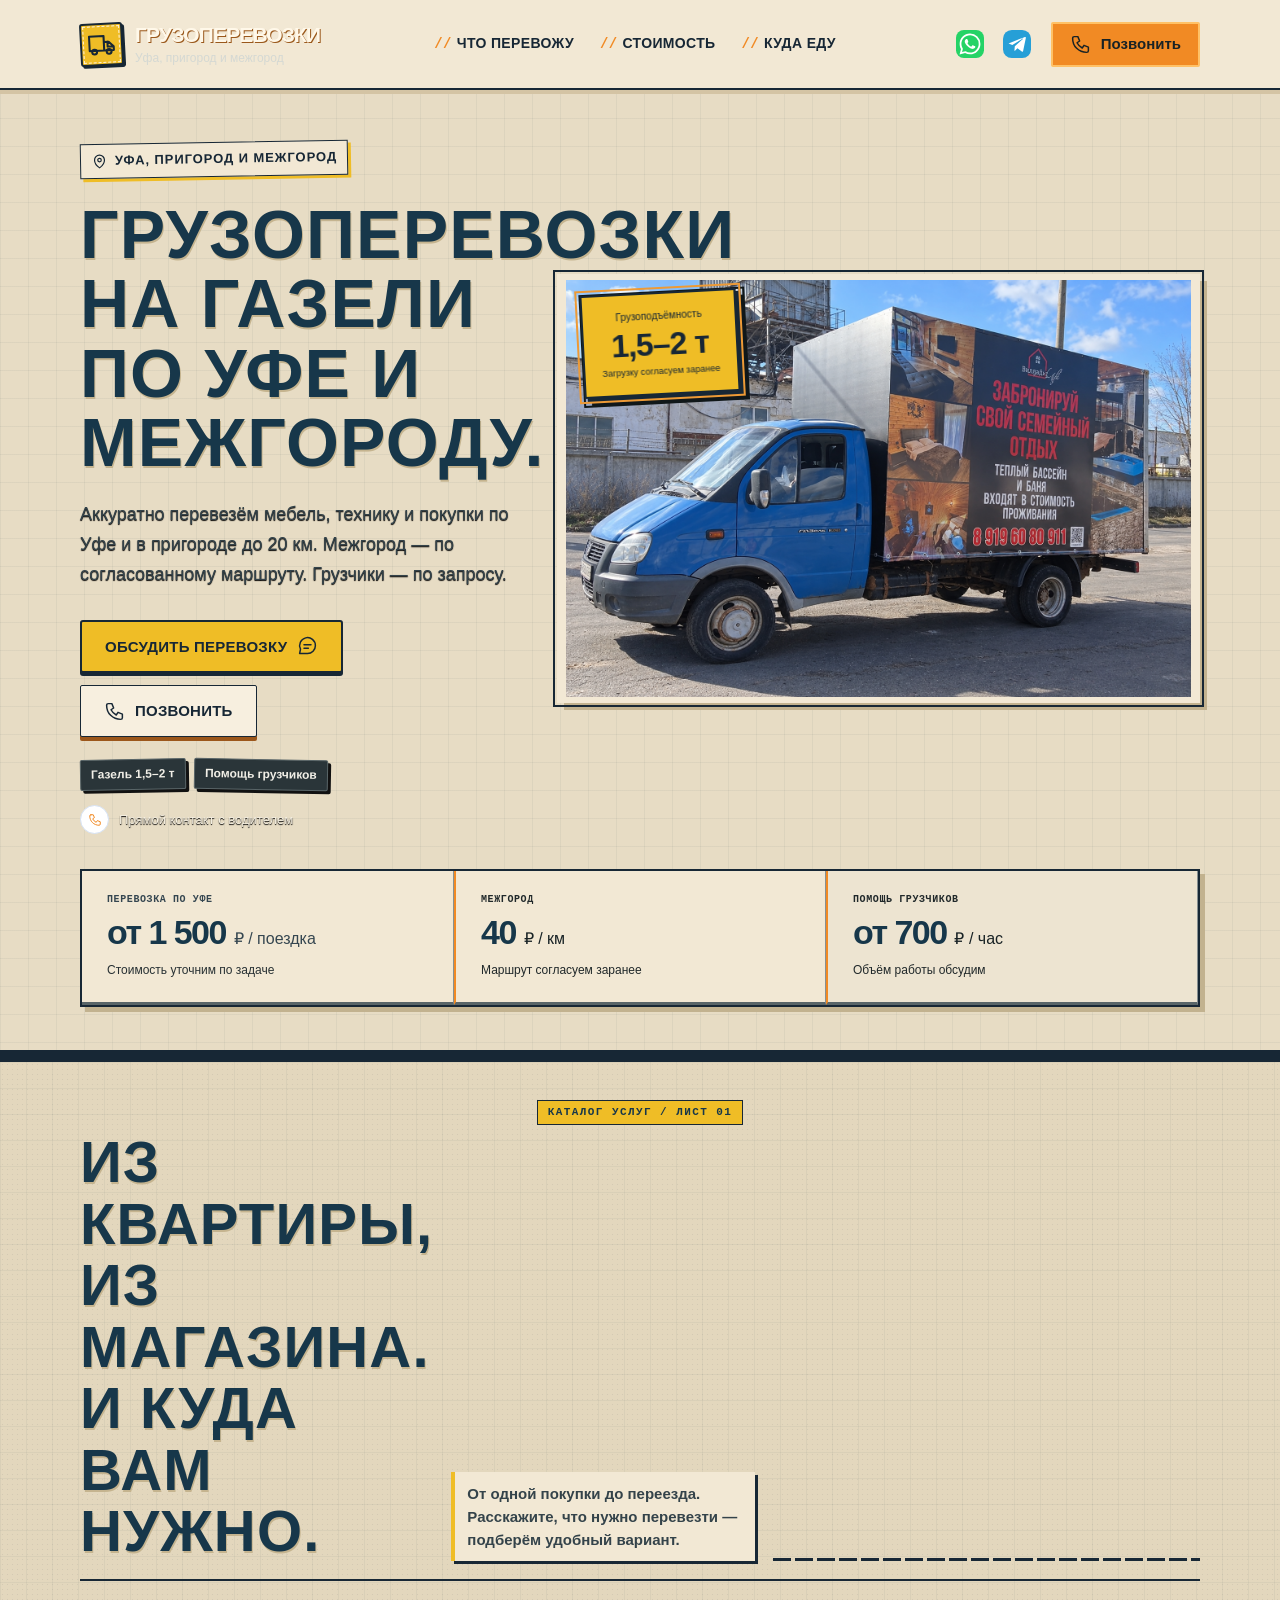
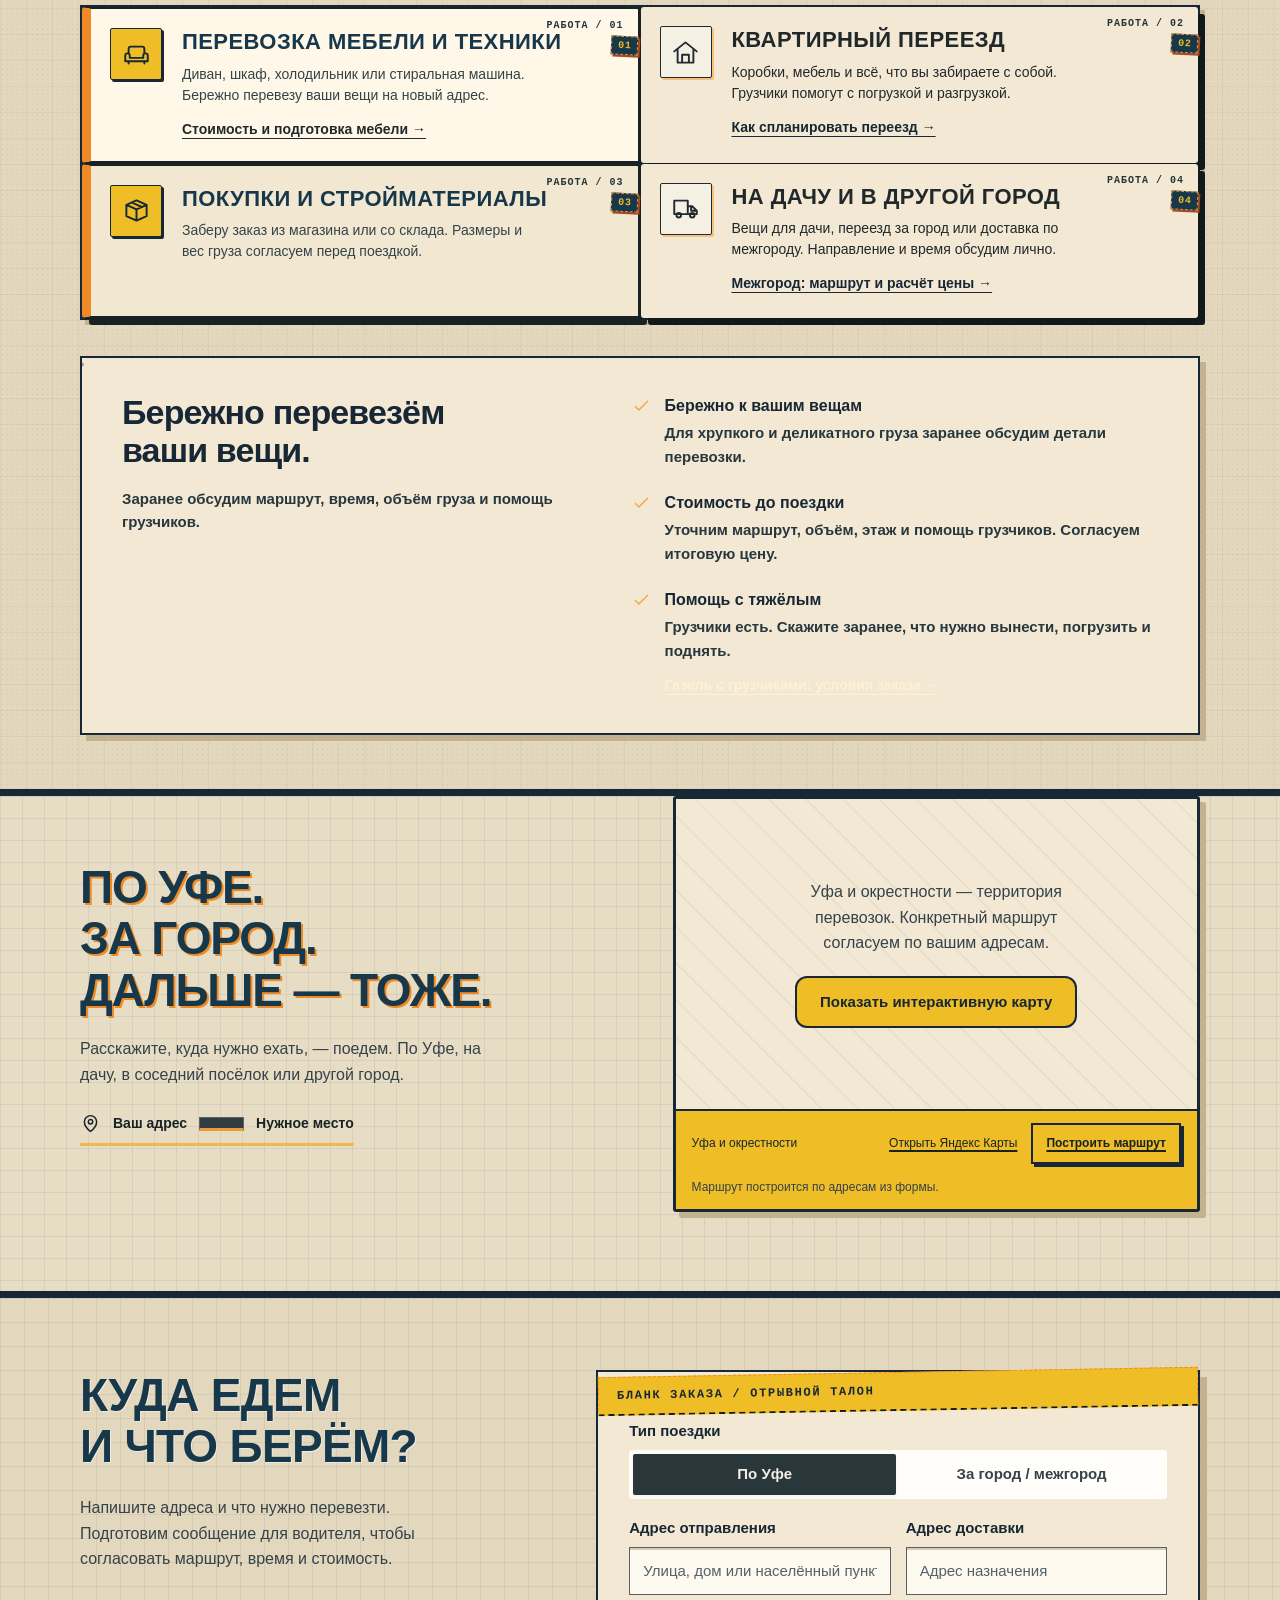
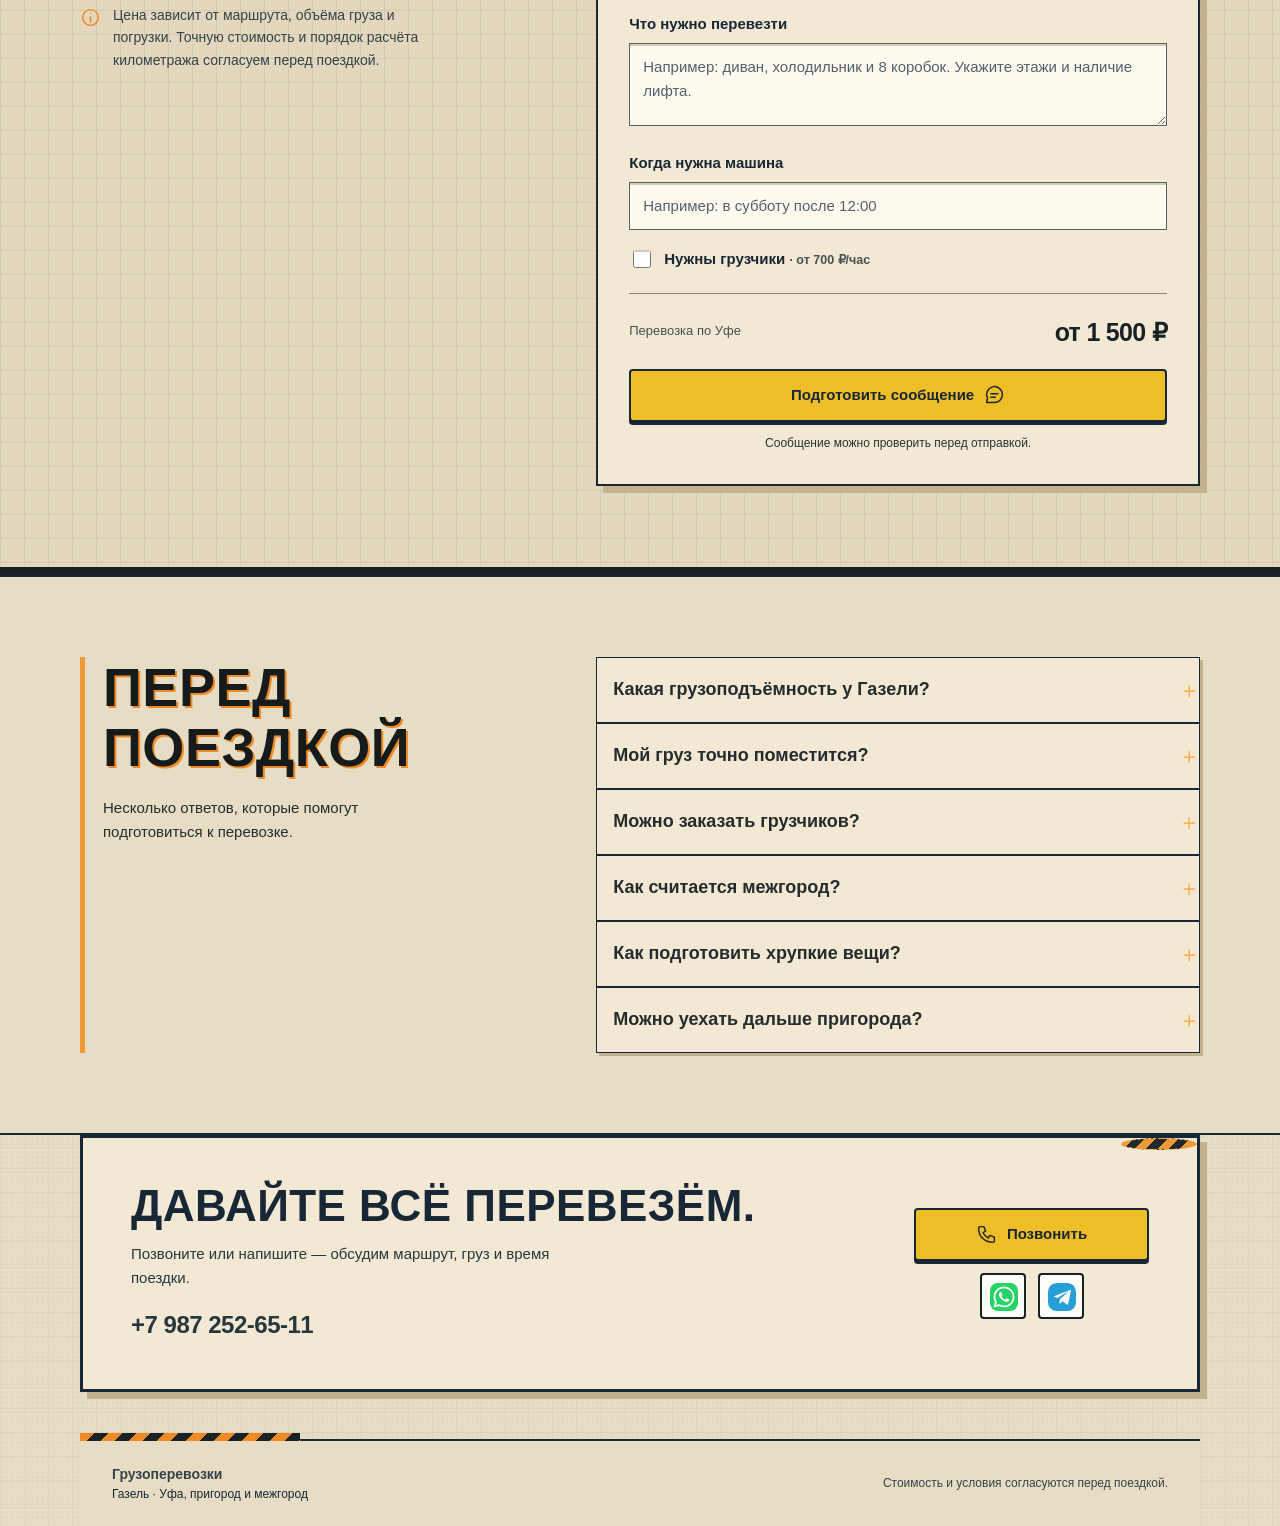
<file: index.html>
<!doctype html>
<html lang="ru">
<head>
  <meta charset="utf-8">
  <meta name="google-site-verification" content="jNteVXXGzMrY8gspXz4CbQSOM_KagVO9Tu1fK_pB5oY" />
  <meta name="yandex-verification" content="06569fbdd75108d2" />
  <meta name="viewport" content="width=device-width, initial-scale=1">
  <meta name="color-scheme" content="light">
  <meta name="robots" content="index, follow, max-image-preview:large">
  <meta name="theme-color" content="#182225">
  <link rel="icon" href="data:image/svg+xml,%3Csvg xmlns='http://www.w3.org/2000/svg' viewBox='0 0 48 48'%3E%3Crect width='48' height='48' rx='10' fill='%23f18a24'/%3E%3Cpath d='M8 15h21v18H8zM29 22h6l6 7v4H29' fill='none' stroke='%23182225' stroke-width='2.8'/%3E%3Ccircle cx='16' cy='34' r='4' fill='%23182225'/%3E%3Ccircle cx='34' cy='34' r='4' fill='%23182225'/%3E%3C/svg%3E">
  <meta name="description" content="Газель 1,5–2 т по Уфе и пригороду до 20 км: поездка от 1 500 ₽. Межгород — 40 ₽/км, грузчики — от 700 ₽/час. Уточните маршрут и условия заказа по телефону.">
  <title>Грузоперевозки в Уфе на Газели — от 1 500 ₽, межгород</title>
  <link rel="canonical" href="https://perevozki-ufa.ru/">
  <meta name="geo.region" content="RU-BA">
  <meta name="geo.placename" content="Уфа, Республика Башкортостан">
  <meta property="og:type" content="website">
  <meta property="og:locale" content="ru_RU">
  <meta property="og:site_name" content="Грузоперевозки на Газели — Уфа">
  <meta property="og:title" content="Грузоперевозки в Уфе на Газели — от 1 500 ₽, межгород">
  <meta property="og:description" content="Газель 1,5–2 т по Уфе и пригороду до 20 км: поездка от 1 500 ₽. Межгород — 40 ₽/км, грузчики — от 700 ₽/час. Уточните маршрут и условия заказа по телефону.">
  <meta property="og:url" content="https://perevozki-ufa.ru/">
  <meta property="og:image" content="https://perevozki-ufa.ru/assets/gazelle-actual-anton-wide.png">
  <meta property="og:image:alt" content="Широкая фотография синей Газели целиком на улице">
  <meta name="twitter:card" content="summary_large_image">
  <script type="application/ld+json">
  {
    "@context": "https://schema.org",
    "@type": "MovingCompany",
    "@id": "https://perevozki-ufa.ru/#business",
    "name": "Грузоперевозки на Газели — Уфа",
    "description": "Аккуратные грузоперевозки по Уфе и пригороду до 20 км; междугородние поездки по согласованному маршруту.",
    "url": "https://perevozki-ufa.ru/",
    "image": "https://perevozki-ufa.ru/assets/gazelle-actual-anton-wide.png",
    "telephone": "+7-987-252-6511",
    "priceRange": "от 1 500 ₽",
    "areaServed": [
      {"@type":"City","name":"Уфа"},
      {"@type":"AdministrativeArea","name":"Республика Башкортостан"},
      {"@type":"Country","name":"Россия"}
    ],
    "contactPoint": {"@type":"ContactPoint","telephone":"+7-987-252-6511","contactType":"customer service","availableLanguage":"ru"},
    "makesOffer": [
      {"@type":"Offer","itemOffered":{"@type":"Service","name":"Грузоперевозки на Газели по Уфе"}},
      {"@type":"Offer","itemOffered":{"@type":"Service","name":"Междугородние перевозки из Уфы"}},
      {"@type":"Offer","itemOffered":{"@type":"Service","name":"Помощь грузчиков при перевозке"}}
    ]
  }
  </script>
  <style>
    :root{--blue:#607fb4;--navy:#3b4a60;--ink:#435064;--muted:#798596;--pale:#f2f3f6;--line:#e3e6eb;--yellow:#e9dcbf;--white:#fff;--radius:22px}
    *{box-sizing:border-box}html{color-scheme:light;scroll-behavior:smooth;scroll-padding-top:90px}body{margin:0;background:#fff;color:var(--ink);font-family:"Segoe UI",Arial,sans-serif;font-size:16px;line-height:1.6}button,input,textarea,select{font:inherit}a{color:inherit;text-decoration:none}button,a,input,textarea,select{-webkit-tap-highlight-color:transparent}button{cursor:pointer}button:disabled{cursor:default}button:focus-visible,a:focus-visible,input:focus-visible,textarea:focus-visible,select:focus-visible,summary:focus-visible{outline:3px solid #f0aa19;outline-offset:4px}h1,h2,h3,p{margin:0}h1,h2,h3{color:var(--navy);line-height:1.12;font-weight:750;letter-spacing:-.035em}h1{font-size:clamp(42px,5.5vw,73px);max-width:680px}h2{font-size:clamp(32px,3.6vw,46px)}h3{font-size:24px}svg{display:block}.wrap{max-width:1200px;margin:auto;padding:0 40px}.skip{position:absolute;top:-100px;left:16px;background:white;padding:12px;z-index:50}.skip:focus{top:10px}.btn{display:inline-flex;gap:10px;align-items:center;justify-content:center;min-height:52px;padding:14px 23px;border:1px solid transparent;border-radius:12px;font-weight:650;font-size:15px;line-height:1.35;transition:background .18s,transform .18s}.btn:hover{transform:translateY(-2px)}.primary{background:var(--blue);color:#fff}.primary:hover{background:#194bbd}.secondary{background:#fff;border-color:var(--line);color:var(--navy)}.secondary:hover{background:#f3f6fb}.icon{width:21px;height:21px;flex:none;fill:none;stroke:currentColor;stroke-width:1.7;stroke-linecap:round;stroke-linejoin:round}.muted{color:var(--muted)}.topbar{position:sticky;top:0;z-index:20;background:rgba(255,255,255,.97);border-bottom:1px solid #e9edf3}.header{height:88px;display:flex;align-items:center;justify-content:space-between;gap:28px}.brand{display:flex;gap:12px;align-items:center;line-height:1.2}.brand-mark{width:43px;height:43px;border-radius:12px;background:var(--blue);color:white;display:grid;place-items:center}.brand-mark svg{width:29px;height:29px}.brand strong{display:block;font-size:19px;letter-spacing:-.5px;color:var(--navy)}.brand small{font-size:12px;color:var(--muted)}nav{display:flex;gap:26px;font-size:14px}nav a:hover{color:var(--blue)}.header .btn{min-height:43px;padding:10px 17px}.hero{padding:67px 0 43px;background:linear-gradient(180deg,#fbfcff,#fff)}.hero-grid{display:grid;grid-template-columns:1.04fr 1fr;gap:16px;align-items:center}.location{display:flex;gap:7px;align-items:center;color:var(--blue);font-size:14px;font-weight:600;margin-bottom:23px}.location .icon{width:17px;height:17px}.hero-text{max-width:480px;font-size:18px;margin-top:23px;color:var(--muted);line-height:1.65}.hero-actions{display:flex;flex-wrap:wrap;gap:12px;margin-top:31px}.personal{display:flex;align-items:center;gap:10px;margin-top:23px;color:var(--muted);font-size:13px}.personal span:first-child{display:grid;place-items:center;background:#e6edfa;color:var(--blue);border-radius:50%;width:31px;height:31px;font-weight:700}.truck-scene{position:relative;min-width:0}.truck-scene svg{width:100%;height:auto}.truck-note{position:absolute;right:12%;bottom:4%;display:flex;gap:9px;align-items:center;background:#fff;padding:10px 16px;box-shadow:0 8px 25px #20345d0c;border:1px solid var(--line);border-radius:11px;color:var(--navy);font-size:13px}.truck-note .icon{color:var(--blue)}.rates{margin-top:48px;display:grid;grid-template-columns:repeat(3,1fr);border:1px solid var(--line);border-radius:var(--radius);overflow:hidden;background:white}.rate{padding:24px 30px;position:relative}.rate+.rate{border-left:1px solid var(--line)}.rate-label{font-size:14px;color:var(--muted);margin-bottom:5px}.rate-value{font-size:33px;line-height:1.25;font-weight:750;color:var(--navy);letter-spacing:-1px}.rate-value small{font-size:16px;letter-spacing:0;font-weight:500}.rate-foot{font-size:12px;color:var(--muted);margin-top:7px}.section{padding:82px 0}.section-head{display:flex;justify-content:space-between;align-items:end;gap:30px;margin-bottom:38px}.section-head p{max-width:345px;color:var(--muted);font-size:15px}.services{display:grid;grid-template-columns:repeat(2,1fr);gap:0 44px}.service{display:flex;gap:20px;padding:27px 0;border-top:1px solid var(--line)}.service-icon{width:51px;height:51px;background:var(--pale);border-radius:14px;flex:none;display:grid;place-items:center;color:var(--blue)}.service-icon .icon{width:27px;height:27px}.service h3{font-size:21px;letter-spacing:-.02em;margin:2px 0 9px}.service p{font-size:14px;max-width:350px;color:var(--muted)}.care{padding:47px 51px;border-radius:27px;background:var(--pale);display:grid;grid-template-columns:1fr 1.15fr;gap:70px;margin-top:36px}.care h2{font-size:34px;max-width:340px}.care>div>p{margin-top:18px;font-size:15px;color:var(--muted)}.care-points{display:flex;flex-direction:column;gap:22px}.care-point{display:flex;gap:13px}.care-point>.icon{margin-top:3px;color:var(--blue)}.care-point strong{color:var(--navy);display:block;font-size:16px;margin-bottom:3px}.care-point p{font-size:14px;color:var(--muted)}.territory{display:grid;grid-template-columns:1fr 1fr;gap:65px;align-items:center;padding-bottom:79px}.territory-text>p{color:var(--muted);margin-top:20px;max-width:440px}.route-strip{display:flex;align-items:center;gap:12px;margin-top:25px;color:var(--navy);font-weight:600;font-size:14px}.route-line{width:45px;height:0;border-top:2px dashed #a5b9da}.territory-visual{position:relative;background:#f7f9fc;border-radius:26px;min-height:275px;overflow:hidden}.territory-visual>svg{width:100%;height:280px}.map-tag{position:absolute;border:1px solid var(--line);background:white;border-radius:10px;padding:8px 13px;box-shadow:0 4px 12px #172d4b05;font-weight:600;font-size:14px}.map-tag.city{left:20%;top:39%;background:var(--blue);color:white;border:0}.map-tag.country{right:8%;top:13%;font-size:12px}.map-tag.travel{right:8%;bottom:17%;font-size:12px}.map-note{position:absolute;bottom:9px;left:18px;font-size:11px;color:#6a7a90}.order-section{padding:72px 0 81px;background:var(--pale)}.order-grid{display:grid;grid-template-columns:.85fr 1.15fr;gap:70px}.order-copy h2{max-width:365px}.order-copy>p{max-width:360px;color:var(--muted);margin-top:22px}.price-note{margin-top:32px;max-width:360px;display:flex;gap:12px;font-size:14px;color:var(--muted)}.price-note .icon{color:var(--blue);margin-top:3px}.order-form{background:white;padding:31px;border:1px solid #e0e7f3;border-radius:24px}.field-row{display:grid;grid-template-columns:1fr 1fr;gap:15px}.field{margin-top:17px}.field label,.field-label{display:block;font-size:13px;font-weight:600;color:var(--navy);margin-bottom:7px}input,textarea{width:100%;border:1px solid #d5deeb;background:white;border-radius:9px;padding:11px 13px;color:var(--ink);font-size:14px;min-height:46px}textarea{min-height:83px;resize:vertical}input::placeholder,textarea::placeholder{color:#8894a5}.segmented{display:flex;background:#f0f3f8;border-radius:10px;padding:4px;gap:4px}.segmented button{flex:1;border:0;background:transparent;color:var(--muted);border-radius:7px;min-height:41px;font-weight:600;font-size:14px}.segmented button[aria-pressed="true"]{background:white;color:var(--blue);box-shadow:0 2px 5px #263f6710}.checkbox{display:flex;align-items:center;gap:10px;font-size:14px;margin-top:17px;cursor:pointer}.checkbox input{width:18px;height:18px;min-height:0;padding:0;accent-color:var(--blue);flex:none}.checkbox small{color:var(--muted)}.estimate{margin:22px 0 17px;padding-top:18px;border-top:1px solid var(--line);display:flex;justify-content:space-between;align-items:center;gap:12px}.estimate span{font-size:13px;color:var(--muted)}.estimate strong{font-size:25px;letter-spacing:-.7px;color:var(--navy);white-space:nowrap}.form-submit{width:100%}.form-note{font-size:12px;color:var(--muted);margin-top:12px;text-align:center}.faq-section{padding:80px 0}.faq-grid{display:grid;grid-template-columns:.85fr 1.15fr;gap:70px}.faq-intro p{max-width:320px;color:var(--muted);margin-top:18px;font-size:15px}details{border-bottom:1px solid var(--line)}details:first-child{border-top:1px solid var(--line)}summary{list-style:none;cursor:pointer;padding:20px 30px 20px 0;font-size:16px;font-weight:600;color:var(--navy);position:relative}summary::-webkit-details-marker{display:none}summary:after{content:'+';position:absolute;right:3px;top:17px;font-size:23px;font-weight:400;color:var(--blue)}details[open] summary:after{content:'−'}details p{font-size:14px;color:var(--muted);padding-bottom:22px;max-width:480px}.contact{background:var(--navy);color:white;border-radius:27px;padding:44px 48px;display:flex;justify-content:space-between;align-items:center;gap:30px;margin-bottom:47px}.contact h2{color:white;font-size:34px}.contact p{color:#c4d0e1;font-size:15px;margin-top:13px;max-width:450px}.contact-actions{display:flex;gap:12px;flex-direction:column;min-width:235px}.contact .primary{background:white;color:var(--navy)}.channels{display:flex;justify-content:center;gap:18px}.channels button{background:transparent;border:0;padding:4px 0;color:#d2def1;font-size:12px;text-decoration:underline;text-underline-offset:4px}.footer{padding:0 0 31px;display:flex;align-items:center;justify-content:space-between;gap:20px;font-size:12px;color:var(--muted)}.footer strong{color:var(--navy);font-size:14px}.mobile-bar{display:none}dialog{border:1px solid var(--line);border-radius:22px;padding:31px;max-width:520px;width:calc(100% - 32px);color:var(--ink);box-shadow:0 20px 100px #172d4b25}dialog::backdrop{background:#132c4b88}dialog h2{font-size:28px;padding-right:26px}dialog p{margin-top:17px;color:var(--muted);font-size:14px}.dialog-close{position:absolute;right:16px;top:13px;border:0;background:#f1f4f9;color:var(--navy);border-radius:50%;width:33px;height:33px;font-size:21px}.placeholder-phone{font-size:25px;color:var(--navy);font-weight:700;padding:18px 0 3px}.dialog-buttons{display:flex;gap:10px;flex-wrap:wrap;margin-top:20px}.request-result{margin-top:18px;min-height:210px;font-size:14px;line-height:1.6;background:#f7f9fd}.status{min-height:22px;margin-top:10px;font-size:13px;color:var(--blue)}[hidden]{display:none!important}
    .truck-scene .truck-note svg{width:21px;height:21px}
    @media(min-width:1400px){.hero{padding-top:85px}.hero-grid{gap:28px}}
    @media(max-width:1000px){.wrap{padding:0 26px}nav{gap:17px}.header{gap:15px}.hero{padding-top:45px}.hero-grid{grid-template-columns:1.1fr 1fr;gap:0}.hero-text{font-size:16px}.hero-actions{gap:9px}.hero-actions .btn{padding:13px 16px;font-size:14px}.care{gap:35px;padding:36px}.order-grid,.faq-grid{gap:35px}.territory{gap:35px}.contact{padding:35px}.rate{padding:23px}.rate-value{font-size:29px}}
    @media(max-width:760px){.header{height:74px}.header nav{display:none}.header .btn{font-size:12px;min-height:41px;padding:10px 12px}.brand strong{font-size:16px}.brand small{font-size:11px}.brand{gap:9px}.brand-mark{width:37px;height:37px}.wrap{padding:0 21px}.hero{padding-top:35px;padding-bottom:20px}.hero-grid{grid-template-columns:1fr}.location{margin-bottom:17px;font-size:13px}h1{font-size:clamp(42px,9.5vw,62px);max-width:600px}.hero-text{max-width:440px;margin-top:20px}.hero-actions{margin-top:25px}.personal{margin-top:17px}.truck-scene{max-width:500px;margin:10px auto -12px;width:100%}.truck-scene svg{max-height:330px}.truck-note{font-size:12px;bottom:7%;right:13%}.rates{margin-top:15px;border-radius:16px}.rate{padding:19px 13px}.rate-label{font-size:11px}.rate-value{font-size:25px;letter-spacing:-.8px}.rate-value small{font-size:12px;display:block}.rate-foot{font-size:10px;line-height:1.4;max-width:100px}.section{padding:51px 0}.section-head{display:block;margin-bottom:25px}.section-head p{margin-top:17px;max-width:440px}.services{gap:0 23px}.service{gap:12px;padding:22px 0}.service-icon{width:40px;height:40px;border-radius:10px}.service-icon .icon{width:23px;height:23px}.service h3{font-size:18px;line-height:1.25;margin-top:0}.service p{font-size:13px}.care{grid-template-columns:1fr;gap:28px;padding:29px 25px;margin-top:23px;border-radius:20px}.care h2{font-size:30px;max-width:380px}.care>div>p{margin-top:13px}.care-points{gap:18px}.territory{grid-template-columns:1fr;gap:25px;padding-bottom:51px}.territory-text>p{margin-top:16px}.territory-visual{min-height:240px}.territory-visual>svg{height:240px}.order-section{padding:47px 0}.order-grid{grid-template-columns:1fr;gap:27px}.order-copy h2{max-width:440px}.order-copy>p{max-width:440px;margin-top:15px}.price-note{margin-top:18px;max-width:460px;font-size:13px}.order-form{padding:24px;border-radius:18px}.faq-section{padding:49px 0}.faq-grid{grid-template-columns:1fr;gap:27px}.faq-intro p{max-width:430px;margin-top:14px}.contact{display:block;padding:29px 26px;margin-bottom:30px;border-radius:20px}.contact h2{font-size:29px}.contact-actions{margin-top:25px;max-width:300px}.footer{align-items:start;flex-direction:column;gap:8px;padding-bottom:95px}.mobile-bar{position:fixed;bottom:0;left:0;right:0;z-index:15;padding:10px 20px calc(10px + env(safe-area-inset-bottom));background:rgba(255,255,255,.98);border-top:1px solid var(--line);display:flex;gap:12px;align-items:center;justify-content:space-between}.mobile-bar>span{font-size:11px;color:var(--muted);line-height:1.4}.mobile-bar strong{display:block;font-size:18px;color:var(--navy)}.mobile-bar .btn{min-height:45px;padding:11px 19px;font-size:14px}}
    @media(max-width:430px){.services{grid-template-columns:1fr}.service p{max-width:100%}.field-row{grid-template-columns:1fr;gap:0}.rate{padding:17px 10px}.rate-value{font-size:23px}.hero-actions{display:grid;grid-template-columns:1fr}.hero-actions .btn{min-height:50px}.order-form{padding:20px}.truck-scene{margin-top:0}.brand small{font-size:10px}.header .btn .icon{display:none}.header .btn{padding:10px;font-size:11px}}
    .header-actions{display:flex;align-items:center;gap:14px;flex:none}
    .messengers{display:flex;align-items:center;gap:7px}
    .messenger-btn{display:inline-grid;place-items:center;width:40px;height:40px;padding:5px;border:1px solid #e3e6eb;border-radius:13px;background:#fff;box-shadow:0 2px 0 rgba(52,68,92,.08);flex:none;line-height:0;vertical-align:middle}
    .messenger-btn:hover{background:#f2f5fa;border-color:#ccd7e7;transform:translateY(-1px)}
    .messenger-btn svg{display:block;width:28px;height:28px}
    .header-actions .btn{white-space:nowrap}
    .channels{gap:12px}
    .channels .messenger-btn{width:46px;height:46px;padding:8px;border:1px solid #ffffff24;background:#ffffff0a;text-decoration:none}
    .channels .messenger-btn:hover{background:#ffffff20}
    .territory-visual{display:flex;flex-direction:column;min-height:0;border:1px solid var(--line);background:#fff}
    .territory-visual iframe{display:block;width:100%;height:310px;border:0}
    .map-caption{display:flex;justify-content:space-between;align-items:center;gap:14px;padding:12px 16px;font-size:12px;color:var(--muted)}
    .map-caption a{color:var(--blue);text-decoration:underline;text-underline-offset:3px;white-space:nowrap}
    .map-caption{flex-wrap:wrap}
    .map-actions{display:flex;align-items:center;gap:14px;flex-wrap:wrap}
    .map-caption .map-route-link{display:inline-flex;align-items:center;justify-content:center;padding:9px 13px;background:#efbd26;color:#172735;border:2px solid #172735;text-decoration:none;font-weight:800;box-shadow:3px 3px 0 #172735}
    .map-caption .map-route-link:hover{background:#f08a24}
    .map-route-status{flex-basis:100%;color:#34434a;font-size:12px}
    @media(max-width:600px){.map-caption{align-items:flex-start}.map-actions{width:100%;gap:10px}.map-caption .map-route-link{white-space:normal}.map-route-status{font-size:13px}}
    @media(max-width:1100px){.header nav{display:none}}
    @media(max-width:760px){.header-actions{gap:10px}.messenger-btn{width:38px;height:38px;padding:4px}.messengers{gap:6px}.territory-visual iframe{height:280px}}
    @media(max-width:600px){html{scroll-padding-top:145px}.header{height:auto;min-height:116px;flex-wrap:wrap;padding-top:12px;padding-bottom:12px;gap:10px}.header .brand{width:100%}.header-actions{width:100%;justify-content:space-between}.header .btn{min-height:38px}.header .btn .icon{display:block;width:17px;height:17px}.brand-mark{width:34px;height:34px}.brand-mark svg{width:24px;height:24px}.brand strong{font-size:16px}.brand small{font-size:11px}.map-caption{font-size:11px;padding:11px 12px;gap:8px}}
    .contact-number{display:inline-block;margin-top:16px;color:#fff;font-size:24px;font-weight:650;letter-spacing:-.5px}
    .contact-number:hover{text-decoration:underline;text-underline-offset:4px}
    .placeholder-phone{display:block}
    /* Freight-label details and a brighter first screen. */
    .brand-mark{border-radius:14px 14px 14px 4px;box-shadow:4px 4px 0 var(--yellow)}
    .brand strong{font-size:21px;font-weight:800;letter-spacing:-.7px}
    .topbar{border-bottom-color:#d6e2f5}
    .hero{position:relative;isolation:isolate;overflow:hidden;background:radial-gradient(ellipse at 95% 5%,#dce9ff 0,transparent 47%),linear-gradient(180deg,#f7faff 0%,#fff 100%);padding-top:64px}
    .hero::before{content:"";position:absolute;inset:0;z-index:-1;opacity:.42;background-image:linear-gradient(#dce6f333 1px,transparent 1px),linear-gradient(90deg,#dce6f333 1px,transparent 1px);background-size:48px 48px;mask-image:linear-gradient(90deg,transparent 30%,#000)}
    .hero-grid{gap:24px}
    .hero h1{font-size:clamp(37px,4.55vw,64px);line-height:1.09;letter-spacing:-.045em;font-weight:800}
    .location{width:fit-content;padding:7px 13px;border:1px solid #c7d7f1;border-radius:100px;background:#fff;font-size:13px;box-shadow:0 3px 0 #dce7f7}
    .hero-text{font-size:17px;max-width:470px}
    .hero-actions .primary{box-shadow:5px 5px 0 #c4d7ff;border-radius:13px 13px 13px 4px}
    .hero-actions .secondary{border-color:#c7d7f1}
    .hero-facts{display:flex;flex-wrap:wrap;gap:8px;margin-top:22px}
    .hero-facts span{font-size:12px;font-weight:650;color:#244875;padding:5px 10px;background:#e5edfa;border-radius:6px;border:1px solid #d5e1f3}
    .personal{margin-top:15px}.personal span:first-child{width:29px;height:29px;background:#fff;border:1px solid #d5e1f3}.personal .icon{width:14px;height:14px}
    .truck-scene{padding-top:12px}
    .truck-scene::before{content:"";position:absolute;inset:17% 8% 11% 13%;border:1px solid #b9cdee;border-radius:48% 52% 41% 59%;transform:rotate(-14deg);z-index:-1}
    .capacity-stamp{position:absolute;right:0;top:3%;padding:14px 17px;background:var(--yellow);border:1px solid #e8b947;border-radius:9px;transform:rotate(6deg);box-shadow:5px 6px 0 #183b6e12;color:var(--navy);text-align:center}
    .capacity-stamp::before{content:"";position:absolute;inset:5px;border:1px dashed #b28422;border-radius:5px;pointer-events:none}
    .capacity-stamp span,.capacity-stamp small{display:block;font-size:10px;line-height:1.5}.capacity-stamp strong{display:block;font-size:32px;line-height:1.2;letter-spacing:-1px;margin:2px 0}.capacity-stamp small{font-size:9px}
    .truck-note{right:0;bottom:0;border-color:#c8d8f0;box-shadow:4px 5px 0 #e5edfa;transform:rotate(-2deg)}
    .rates{gap:14px;border:0;border-radius:0;background:transparent;margin-top:43px;overflow:visible}
    .rate{border:1px solid #d4e1f3;border-radius:19px;padding:24px 28px;overflow:hidden}
    .rate::after{content:"";position:absolute;right:-10px;top:-11px;width:70px;height:34px;background:repeating-linear-gradient(135deg,#ffffff55 0 5px,transparent 5px 11px);transform:rotate(9deg);pointer-events:none}
    .rate:nth-child(1){background:#ffdc82;border-color:#f0c762}.rate:nth-child(1) .rate-label,.rate:nth-child(1) .rate-foot{color:#695122}
    .rate:nth-child(2){background:var(--navy);border-color:var(--navy)}.rate:nth-child(2) .rate-value{color:#fff}.rate:nth-child(2) .rate-label,.rate:nth-child(2) .rate-foot{color:#d5e0f0}
    .rate:nth-child(3){background:#eaf1fc}.rate-value{font-size:36px;letter-spacing:-1.1px}
    .service-icon{border-radius:14px 14px 14px 4px;box-shadow:4px 4px 0 #ffd36b88;border:1px solid #d4e1f3}
    .care{position:relative;overflow:hidden;background:var(--navy);border:1px solid #264568;box-shadow:9px 10px 0 #e5edfa;border-radius:25px 25px 25px 5px}
    .care::after{content:"";position:absolute;width:170px;height:170px;border:1px dashed #5b7597;border-radius:50%;left:-82px;bottom:-82px;pointer-events:none}
    .care h2,.care-point strong{color:#fff}.care>div>p,.care-point p{color:#d2ddec}.care-point>.icon{color:var(--yellow)}
    .territory-visual{box-shadow:8px 8px 0 #e7eef9;border-radius:23px 23px 23px 5px}
    .route-strip{width:fit-content;border-bottom:3px solid var(--yellow);padding-bottom:8px}
    .order-section{background-color:#edf3fc;background-image:radial-gradient(#bdcde6 1px,transparent 1px);background-size:19px 19px}
    .order-copy>p,.price-note{background:#edf3fce6}
    .order-form{border-color:#c2d2eb;box-shadow:9px 10px 0 #d7e4f8;border-radius:22px 22px 22px 5px}
    .contact{position:relative;overflow:hidden;border-radius:25px 25px 25px 5px;box-shadow:8px 8px 0 #ffdc82}
    .contact::before{content:"";position:absolute;width:150px;height:150px;border:1px dashed #8ba2c0;border-radius:50%;right:-80px;top:-80px;pointer-events:none}
    .contact .primary{background:#ffdc82;border-color:#ffdc82}.contact .primary:hover{background:#ffe7aa}
    @media(max-width:1000px){.hero-grid{gap:12px}.hero h1{font-size:clamp(35px,4.4vw,48px)}.capacity-stamp{right:-4px;top:0;padding:12px 13px}.capacity-stamp strong{font-size:28px}.rate{padding:23px}.rate-value{font-size:31px}}
    @media(max-width:760px){.hero{padding-top:33px}.hero-grid{gap:14px}.hero h1{font-size:clamp(37px,7.7vw,55px)}.hero-text{font-size:16px}.hero-facts{margin-top:20px}.truck-scene{max-width:500px;padding-top:8px;margin-top:6px;margin-bottom:10px}.truck-scene>svg{max-height:none}.capacity-stamp{right:2%;top:2%;padding:12px 15px}.capacity-stamp strong{font-size:28px}.truck-note{right:6%;bottom:0;font-size:11px;padding:9px 12px}.rates{gap:8px;margin-top:22px}.rate{padding:19px 12px;border-radius:14px}.rate-value{font-size:27px}.rate-value small{font-size:11px}.rate-label{font-size:11px}.rate-foot{font-size:10px}.brand strong{font-size:18px}.section{padding-top:59px}.care{box-shadow:6px 7px 0 #e5edfa}.order-form{box-shadow:6px 7px 0 #d7e4f8}.contact{box-shadow:6px 7px 0 #ffdc82}.contact-number{font-size:23px}}
    @media(max-width:430px){.hero h1{font-size:clamp(32px,8.9vw,38px)}.hero-actions{gap:13px}.capacity-stamp{right:0;top:2%;padding:9px 12px;transform:rotate(6deg)}.capacity-stamp span{font-size:8px}.capacity-stamp strong{font-size:24px}.capacity-stamp small{font-size:7px}.truck-note{bottom:-1%;right:1%;font-size:10px}.rate{padding:17px 9px}.rate-value{font-size:23px}.rate-label{font-size:10px}.rate-foot{font-size:9px}.brand small{font-size:10px}}
    body{background:#fbfaf8}
    .topbar{background:rgba(251,250,248,.97);border-bottom-color:#eceae5}
    .mobile-bar{background:rgba(251,250,248,.98)}
    .hero{background:linear-gradient(180deg,#f8f9fc,#fbfaf8)}
    .rates{background:#fdfcf9}
    .secondary{background:#fbfaf8}
    .primary:hover{background:#4368ad}
    button:focus-visible,a:focus-visible,input:focus-visible,textarea:focus-visible,select:focus-visible,summary:focus-visible{outline-color:#bd9a58}
    .care{border-color:#46566b}
    .order-section{background-color:#f1f3f6;background-image:radial-gradient(#d8dee8 1px,transparent 1px)}
    .order-copy>p,.price-note{background:#f1f3f6e6}
    .contact{box-shadow:8px 8px 0 #e7dfcb}
    .contact .primary{background:#e7d2a0;border-color:#e7d2a0}
    .contact .primary:hover{background:#eddfbd}
    .truck-scene svg [fill="#245bd6"]{fill:#7289ae!important}
    .truck-scene svg [stroke="#245bd6"]{stroke:#7289ae!important}
    .capacity-stamp{background:#eee5d2;border-color:#ded0b2}
    .capacity-stamp::before{border-color:#c4b18b}
    .rate:nth-child(1){background:#f0e5cc;border-color:#e8dcc2}
    .rate:nth-child(1) .rate-label,.rate:nth-child(1) .rate-foot{color:#76694f}
    .service-icon{box-shadow:4px 4px 0 #e6dfd0}
    /* Brighter actions, with character carried by the surroundings. */
    .primary{background:#245bd6;color:#fff}
    .primary:hover{background:#194bbd}
    .hero-actions .primary{box-shadow:5px 5px 0 #c4d7ff}
    .contact .primary{background:#ffdc82;border-color:#ffdc82;color:#263b5a}
    .contact .primary:hover{background:#ffe7aa}
    .hero{background:radial-gradient(ellipse at 91% 12%,rgba(126,158,211,.17),transparent 37%),radial-gradient(ellipse at 11% 86%,rgba(233,220,191,.3),transparent 26%),linear-gradient(180deg,#f5f8fd,#fbfaf8)}
    .hero::after{content:"";position:absolute;z-index:-1;left:-74px;top:36%;width:190px;height:190px;border:1px dashed rgba(96,127,180,.3);border-radius:50%;box-shadow:0 0 0 14px rgba(96,127,180,.035),0 0 0 31px rgba(96,127,180,.025);pointer-events:none}
    .hero::before{opacity:.52;background-size:42px 42px;mask-image:linear-gradient(90deg,transparent 4%,#000 100%)}
    .topbar{box-shadow:0 5px 22px rgba(48,67,95,.045)}
    .location{box-shadow:0 3px 0 #dce7f7,0 8px 20px rgba(60,88,133,.06)}
    .rate{box-shadow:0 9px 24px rgba(45,62,88,.055)}
    .rate:nth-child(1){background:linear-gradient(145deg,#f3e8cf,#ecdfc3)}
    .rate:nth-child(2){background:linear-gradient(145deg,#465770,#394a61)}
    .rate:nth-child(3){background:linear-gradient(145deg,#edf1f7,#e5eaf2)}
    .territory-visual{background-color:#f4f6fa;background-image:radial-gradient(rgba(96,127,180,.1) 1px,transparent 1px);background-size:18px 18px}
    .order-section{background-image:radial-gradient(#d4dbe6 1px,transparent 1px),radial-gradient(ellipse at 95% 5%,rgba(96,127,180,.11),transparent 38%);background-size:19px 19px,auto}
    .care{background:linear-gradient(135deg,#3b4a60,#34445b)}
    .contact{background:linear-gradient(115deg,#3b4a60,#304158)}
    /* A practical, print-inspired visual language: real details over decoration. */
    body{font-family:"Trebuchet MS","Segoe UI",Arial,sans-serif;background:#f3f4f2;background-image:none}
    h1,h2,h3{font-family:"Trebuchet MS","Segoe UI",Arial,sans-serif;font-weight:700;letter-spacing:-.025em}
    .topbar{box-shadow:none;background:#fbfaf7;border-bottom:1px solid #d7d9d5}
    .brand-mark{border-radius:7px;box-shadow:none}
    .brand strong{font-weight:700;letter-spacing:-.35px}
    .messenger-btn{border:0;border-radius:4px;background:transparent;box-shadow:none}
    .messenger-btn:hover{background:#e8edf3;border-color:transparent;transform:none}
    .hero{isolation:auto;overflow:hidden;background:#edf1f5;padding-top:52px}
    .hero::before,.hero::after{display:none}
    .hero-grid{gap:38px}
    .hero h1{max-width:600px;font-size:clamp(38px,4.5vw,60px);font-weight:700;line-height:1.04;letter-spacing:-.04em}
    .location{padding:0;border:0;border-radius:0;background:none;box-shadow:none;color:#506a8c}
    .hero-text{max-width:440px;color:#596779}
    .hero-actions .primary{border-radius:6px;box-shadow:none}
    .hero-actions .primary:hover{background:#1747ad;transform:translateY(-1px)}
    .hero-actions .secondary{border-radius:6px;background:#f7f7f4}
    .hero-facts span{border-radius:3px;background:#e2e7eb;color:#344d6c}
    .truck-scene{padding:16px;background:#e4e9ed;border:1px solid #cbd3da}
    .truck-scene::before{display:none}
    .truck-scene>svg{max-height:430px}
    .capacity-stamp{top:10px;right:10px;transform:none;border:1px solid #d8c490;border-radius:3px;background:#f0e3c4;box-shadow:none}
    .capacity-stamp::before{display:none}
    .truck-note{right:0;bottom:-39px;padding:0;border:0;border-radius:0;background:none;box-shadow:none;transform:none;color:#5b6673}
    .rates{gap:0;margin-top:55px;background:#fbfaf7;border:1px solid #d5d8d8;border-radius:0;box-shadow:none}
    .rate{border:0;border-radius:0;padding:22px 25px;box-shadow:none}
    .rate+.rate{border-left:1px solid #d5d8d8}
    .rate::after{display:none}
    .rate:nth-child(1),.rate:nth-child(2),.rate:nth-child(3){background:transparent;border-color:#d5d8d8}
    .rate:nth-child(1) .rate-label,.rate:nth-child(1) .rate-foot{color:var(--muted)}
    .rate:nth-child(2) .rate-value{color:var(--navy)}
    .rate:nth-child(2) .rate-label,.rate:nth-child(2) .rate-foot{color:var(--muted)}
    .rate-value{font-size:34px}
    .service-icon{border:1px solid #d9dfe2;border-radius:5px;box-shadow:none;background:#e9edef}
    .care{background:#e7ecef;border:0;border-left:4px solid #245bd6;border-radius:0;box-shadow:none;padding:35px 40px;gap:50px}
    .care h2,.care-point strong{color:#34445c}
    .care>div>p,.care-point p{color:#5d6976}
    .care-point>.icon{color:#245bd6}
    .care::after{display:none}
    .territory-visual{background:#f8f8f5;background-image:none;border:1px solid #d6d9d8;border-radius:3px;box-shadow:none}
    .map-caption{border-top:1px solid #d6d9d8}
    .order-section{background:#eaedef;background-image:none}
    .order-copy>p,.price-note{background:none}
    .order-form{border:1px solid #d4d9dc;border-top:3px solid #245bd6;border-radius:3px;box-shadow:none;background:#fbfaf7}
    input,textarea{border-radius:3px;background:#fff}
    .segmented{border-radius:3px;background:#e8ebec}
    .segmented button{border-radius:2px}
    .form-submit{border-radius:4px}
    .contact{border-radius:3px;background:#263d59;box-shadow:none}
    .contact::before{display:none}
    .contact .primary{border-radius:4px;background:#ffdc82;border-color:#ffdc82}
    .contact .primary:hover{background:#ffe7aa}
    dialog{border-radius:4px}
    .dialog-close{border-radius:3px}
    @media(max-width:760px){.hero-grid{gap:20px}.truck-scene{padding:10px}.truck-note{bottom:-31px}.rates{margin-top:45px}.rate{padding:17px 12px}.care{padding:26px 22px;gap:26px}.contact{box-shadow:none}}
    /* Garage direction: charcoal, workshop orange and practical route markings. */
    :root{--blue:#ed9a36;--navy:#263236;--ink:#303b3b;--muted:#66716f;--pale:#2a3539;--line:#465256;--yellow:#ed9a36;--white:#f1efe7}
    body{background:#dfe3df;color:var(--ink)}
    .topbar{background:rgba(32,42,46,.97);border-bottom-color:#465256;color:#f1efe7}
    .brand-mark{background:#ed9a36;color:#202a2e}
    .brand small,.header-actions,.personal{color:#b8c0bd}
    .hero{background:#202a2e;color:#f1efe7}
    .hero::before{background:repeating-linear-gradient(135deg,transparent 0 15px,#ed9a3614 15px 17px);opacity:.55}
    .hero h1{color:#f1efe7}
    .hero-text>p,.hero-facts,.location{color:#c4cbc8}
    .primary,.form-submit{background:#ed9a36;border-color:#ed9a36;color:#202a2e;box-shadow:0 4px 0 #a75d1b}
    .primary:hover,.form-submit:hover{background:#f4aa4b}
    .secondary{background:#303c40;border-color:#596568;color:#f1efe7}
    .secondary:hover{background:#39474b}
    .truck-scene{background:#2a3539;border:1px solid #566267;box-shadow:8px 8px 0 #161f22}
    .truck-scene svg{filter:saturate(.82)}
    .capacity-stamp{background:#ed9a36;color:#202a2e;border-color:#f4b45e;box-shadow:4px 4px 0 #11191b}
    .truck-note{background:#303c40;color:#e5e3db;border-color:#566267}
    .rates{background:#202a2e;border-color:#596568;box-shadow:0 7px 0 #161f22}
    .rate,.rate:nth-child(1),.rate:nth-child(2),.rate:nth-child(3){background:#2a3539;border-color:#596568;color:#e5e3db}
    .rate:nth-child(1) .rate-label,.rate:nth-child(1) .rate-foot,.rate:nth-child(2) .rate-label,.rate:nth-child(2) .rate-foot{color:#b8c0bd}
    .rate:nth-child(1) .rate-value,.rate:nth-child(2) .rate-value,.rate:nth-child(3) .rate-value{color:#f4a849}
    .rate::after{opacity:.22}
    .care{background:#263236;border-left-color:#ed9a36;color:#e5e3db}
    .care h2,.care-point strong{color:#f1efe7}
    .care>div>p,.care-point p{color:#c4cbc8}
    .care-point>.icon{color:#f4a849}
    .territory-visual{background-color:#29363a;background-image:linear-gradient(#ffffff0b 1px,transparent 1px),linear-gradient(90deg,#ffffff0b 1px,transparent 1px);border-color:#566267;color:#e5e3db}
    .map-caption{border-top-color:#566267}
    .order-section{background:#dfe3df;background-image:repeating-linear-gradient(135deg,#202a2e06 0 12px,#202a2e0d 12px 14px)}
    .order-form{background:#f4f2eb;border-color:#c6c9c2;border-top-color:#ed9a36;box-shadow:7px 7px 0 #cbd0ca}
    input,textarea,.segmented{background:#fffefa;color:#283236;border-color:#c5cbc7}
    .segmented button{color:#364248}
    .segmented button[aria-pressed="true"]{background:#29363a;color:#f1efe7}
    .contact{background:#202a2e;color:#f1efe7;border:1px solid #465256;box-shadow:7px 7px 0 #c7cfca}
    .contact h2,.contact h3,.contact strong,.contact .contact-number{color:#f1efe7}
    .contact p,.contact small{color:#c4cbc8}
    /* High contrast for both light work areas and dark garage panels. */
    #services{color:#293438!important;background-color:#e1e3dc!important;background-image:radial-gradient(#34404418 .8px,transparent .8px)!important;background-size:9px 9px!important}
    #services h2,#services h3{color:#202b2f!important;text-shadow:none!important}
    #services p{color:#424f52!important}
    #services .service{background:#f5f3eb!important;border:1px solid #657174!important;border-left:7px solid #e9912f!important;box-shadow:5px 5px 0 #263236!important;color:#263236!important}
    #services .service p{color:#3f4d50!important}
    #services .service h3{color:#202a2e!important}
    #services .service-icon{background:#263236!important;color:#ffb44f!important;border:1px solid #ed9a36!important}
    #services .service:nth-child(even){background:#263236!important;border-color:#ed9a36!important;color:#f4f0e6!important;box-shadow:5px 5px 0 #151d20!important}
    #services .service:nth-child(even) h3{color:#fff!important}
    #services .service:nth-child(even) p{color:#d1d6d2!important}
    #services .service:nth-child(even) .service-icon{background:#ed9a36!important;color:#202a2e!important;box-shadow:2px 2px 0 #f5c17b!important}
    .faq-section{color:#f4f0e6!important;background:#263236!important;background-image:repeating-linear-gradient(135deg,#ffffff08 0 1px,transparent 1px 13px)!important;border-top:6px solid #ed9a36!important}
    .faq-section h2,.faq-section summary{color:#fff!important;text-shadow:none!important}
    .faq-section p,.faq-section .muted{color:#d1d6d2!important}
    .faq-section .faq-intro{border-left:5px solid #ed9a36;padding-left:18px}
    .faq-section details{border-color:#697579!important}
    .faq-section summary:after{color:#ffb44f!important}
    .hero .hero-text>p,.hero .personal,.hero .location{color:#f0eee8!important}
    .hero .secondary{background:#354247!important;border:1px solid #f2a13d!important;color:#fff!important}
    .hero .secondary:hover{background:#46565c!important}
    /* Restore the workshop character with layered metal, paint and route details. */
    body{background-color:#cfd4d0;background-image:radial-gradient(#55605e18 .75px,transparent .75px);background-size:7px 7px}
    .hero{border-bottom:5px solid #ed9a36;background-color:#202a2e;background-image:linear-gradient(135deg,#ffffff08 25%,transparent 25%,transparent 50%,#ffffff08 50%,#ffffff08 75%,transparent 75%);background-size:18px 18px}
    .hero::after{content:"";position:absolute;z-index:-1;right:-95px;top:20px;width:340px;height:340px;border:1px dashed #ed9a3670;border-radius:50%;box-shadow:0 0 0 18px #ed9a3608,0 0 0 40px #ed9a3608}
    .location{border-color:#ed9a36;background:#303c40;color:#f4aa4b}
    .hero-facts span{border:1px solid #596568;background:#2a3539;color:#f1efe7}
    .truck-scene{border:2px solid #657175;outline:1px solid #161f22;outline-offset:5px;position:relative}
    .truck-scene::before,.truck-scene::after{content:"";position:absolute;z-index:2;width:9px;height:9px;border-radius:50%;background:#ed9a36;box-shadow:0 0 0 2px #202a2e,0 0 0 3px #ed9a3670}
    .truck-scene::before{left:12px;top:12px}.truck-scene::after{right:12px;top:12px}
    .capacity-stamp{transform:rotate(3deg);border:2px dashed #9b541d;outline:2px solid #ed9a36;outline-offset:3px}
    .truck-note{border-left:4px solid #ed9a36;box-shadow:3px 3px 0 #161f22}
    .rates{border:2px solid #596568;background:#202a2e;position:relative}
    .rates::before{content:"";position:absolute;left:0;right:0;top:0;height:7px;background:repeating-linear-gradient(135deg,#ed9a36 0 12px,#202a2e 12px 24px)}
    .rate{position:relative;border-bottom:3px solid #ed9a36}
    .rate+.rate{border-left:1px solid #596568}
    .rate-value{letter-spacing:-.045em}
    .section{background:#e7e8e1;background-image:linear-gradient(90deg,#202a2e08 1px,transparent 1px),linear-gradient(#202a2e08 1px,transparent 1px);background-size:28px 28px}
    .section-head h2,.faq-intro h2,.territory-text h2,.order-copy h2{color:#263236;text-shadow:1px 1px 0 #fff8}
    .section-head::after{content:"";display:block;width:64px;height:5px;margin-top:20px;background:repeating-linear-gradient(135deg,#ed9a36 0 8px,#202a2e 8px 16px)}
    .service{background:#f2f0e8;border:1px solid #b5bdb8;border-left:4px solid #ed9a36;padding:19px 18px;box-shadow:4px 4px 0 #202a2e20;position:relative}
    .service::after{content:"";position:absolute;right:8px;top:8px;width:13px;height:13px;border-top:1px solid #87918d;border-right:1px solid #87918d}
    .service-icon{background:#303c40;color:#f4aa4b;border:1px solid #596568;box-shadow:2px 2px 0 #ed9a36}
    .care{border:1px solid #596568;border-left:8px solid #ed9a36;box-shadow:8px 8px 0 #202a2e1f;background-color:#263236;background-image:radial-gradient(#ffffff10 .7px,transparent .7px);background-size:7px 7px}
    .care::after{display:block;content:"";position:absolute;right:0;top:0;width:82px;height:11px;background:repeating-linear-gradient(135deg,#ed9a36 0 9px,#202a2e 9px 18px)}
    .territory-visual{box-shadow:6px 6px 0 #202a2e20;border:2px solid #566267}
    .route-strip span{background:#303c40;color:#f1efe7;border:1px solid #596568;border-bottom:3px solid #ed9a36;padding:5px 10px}
    .order-section{border-top:5px solid #ed9a36;border-bottom:1px solid #aeb7b2}
    .order-form{border:2px solid #87918d;border-top:7px solid #ed9a36;position:relative}
    .order-form::before{content:"ЗАКАЗ-НАРЯД";position:absolute;right:18px;top:-31px;background:#ed9a36;color:#202a2e;padding:3px 10px;font-size:10px;font-weight:800;letter-spacing:.12em;transform:rotate(2deg)}
    input,textarea{border-color:#abb4af}
    .faq-section{background:#e7e8e1;border-top:1px solid #b8c0bb}
    details{border-color:#abb4af}
    .contact{border:2px solid #596568;border-left:8px solid #ed9a36;position:relative}
    .contact::before{display:block;content:"";position:absolute;right:0;top:0;width:74px;height:10px;background:repeating-linear-gradient(135deg,#ed9a36 0 8px,#202a2e 8px 16px)}
    .mobile-bar{border-top:4px solid #ed9a36}
    @media(max-width:760px){.hero::after{width:230px;height:230px;right:-120px;top:80px}.service{padding:15px 13px}.truck-scene::before{left:7px;top:7px}.truck-scene::after{right:7px;top:7px}}
    .contact::before{border-color:#ed9a36}
    .contact .primary{background:#ed9a36;color:#202a2e}
    .footer{color:#606d6c}
    .mobile-bar{background:rgba(32,42,46,.98);border-top-color:#465256;color:#f1efe7}
    .mobile-bar>span,.mobile-bar small{color:#bdc5c1}
    dialog{background:#f4f2eb;color:#283236;border-color:#c5cbc7}
    @media(max-width:760px){.truck-scene{box-shadow:5px 5px 0 #161f22}.rates{box-shadow:0 5px 0 #161f22}.order-form{box-shadow:4px 4px 0 #cbd0ca}}
    /* Stronger two-tone garage treatment; content colors are scoped per surface. */
    #services{color:#f7f2e7!important;background-color:#202a2e!important;background-image:repeating-linear-gradient(135deg,#ffffff08 0 1px,transparent 1px 15px)!important;border-top:7px solid #ed9a36!important;border-bottom:7px solid #ed9a36!important}
    #services .section-head h2,#services h2,#services h3{color:#fff8e9!important;text-shadow:2px 2px 0 #000!important}
    #services .section-head p,#services p{color:#e1e3dd!important}
    #services .section-head::after{width:110px;height:8px;background:repeating-linear-gradient(135deg,#ed9a36 0 12px,#202a2e 12px 24px)}
    #services .service,#services .service:nth-child(odd){background:#f5f0e4!important;color:#202a2e!important;border:2px solid #ed9a36!important;border-left:10px solid #ed9a36!important;box-shadow:7px 7px 0 #11191c!important}
    #services .service h3{color:#202a2e!important;text-shadow:none!important}
    #services .service p{color:#344044!important}
    #services .service:nth-child(even){background:#ed9a36!important;color:#202a2e!important;border-color:#ffbd68!important;box-shadow:7px 7px 0 #11191c!important}
    #services .service:nth-child(even) h3,#services .service:nth-child(even) p{color:#202a2e!important}
    #services .service-icon{width:52px;height:52px;background:#202a2e!important;color:#ffb44f!important;border:2px solid #ed9a36!important;box-shadow:3px 3px 0 #a95d19!important}
    #services .service:nth-child(even) .service-icon{background:#f5f0e4!important;color:#202a2e!important;border-color:#202a2e!important}
    .hero .hero-text>p{color:#f5f2eb!important;font-size:18px;text-shadow:0 1px 2px #11191c}
    .hero .secondary{background:#303c40!important;border:2px solid #ed9a36!important;color:#fff!important;box-shadow:0 4px 0 #9c571b!important}
    .faq-section{background-color:#202a2e!important;border-top:8px solid #ed9a36!important}
    .faq-section .faq-intro h2{color:#fff8e9!important}
    .faq-section .faq-intro p,.faq-section details p{color:#e1e3dd!important}
    .faq-section summary{color:#fff!important;font-size:18px}
    .faq-section details{border-color:#657175!important}
    .topbar .brand strong{color:#fff8e9!important;text-shadow:1px 1px 0 #9a581b}
    .topbar .brand small{color:#d4d8d3!important}
    .hero .hero-text{color:#f5f2eb!important;font-size:18px;text-shadow:0 1px 2px #11191c}
    .hero .personal{color:#e1e3dd!important}
    .truck-scene{background-color:#202a2e;background-image:linear-gradient(0deg,#141c20a8 0%,transparent 42%),url("assets/garage-gazelle.jpg");background-size:cover;background-position:center 58%;border:3px solid #ed9a36;box-shadow:10px 10px 0 #11191c}
    .truck-scene>svg{opacity:0;pointer-events:none}
    .capacity-stamp{z-index:3}.truck-note{z-index:3}
    .rate-label,.rate-foot{color:#d4d8d3!important}
    .rate-value,.rate-value small{color:#ffad43!important}
    .mobile-bar strong{color:#fff8e9!important}
    .topbar,.mobile-bar{background:#202a2e!important}
    .order-form input::placeholder,.order-form textarea::placeholder{color:#53605e!important;opacity:1}
    @media(max-width:760px){#services .service{box-shadow:4px 4px 0 #11191c!important}.hero .hero-text>p{font-size:16px}}
    /* Distinct, high-contrast garage palette: warm work lights, steel and paper labels. */
    :root{--blue:#f18a24;--navy:#182225;--ink:#20282a;--muted:#465052;--pale:#e8e1d2;--line:#8a8374;--yellow:#f6b64f;--white:#fffaf0;--radius:4px}
    body{background:#d7d0c0!important;color:#20282a!important;font-family:"Trebuchet MS","Segoe UI",Arial,sans-serif}
    .topbar{background:#182225!important;border-bottom:3px solid #f18a24!important;box-shadow:0 5px 0 #11191c!important}
    .topbar .brand strong{color:#fff8e9!important}.topbar .brand small{color:#d4d8d3!important}
    nav a{color:#f4eee0!important}.topbar .btn.secondary{background:#f18a24!important;color:#182225!important;border:2px solid #ffc166!important;font-weight:800}
    .hero{background:#182225!important;color:#fff8e9!important;border-bottom:8px solid #f18a24!important;position:relative;isolation:isolate}
    .hero::before{opacity:.26!important;background-image:repeating-linear-gradient(135deg,#ffffff17 0 1px,transparent 1px 13px),linear-gradient(90deg,#f18a2420 1px,transparent 1px)!important;background-size:auto,46px 46px!important}
    .hero::after{border:2px dashed #f18a24!important;opacity:.5}
    .hero h1,.hero h2{color:#fff8e9!important;text-shadow:3px 3px 0 #a6530b!important}
    .hero .location{color:#ffc166!important}.hero .hero-text,.hero .hero-text>p,.hero .personal{color:#f4eee0!important;text-shadow:0 1px 1px #000!important}
    .hero .primary,.contact .primary,.order-form .primary{background:#f18a24!important;color:#182225!important;border:2px solid #ffc166!important;box-shadow:0 5px 0 #9b4c0b!important;font-weight:850}
    .hero .secondary{background:#283538!important;color:#fff8e9!important;border:2px solid #f18a24!important}
     .truck-scene{overflow:hidden;isolation:isolate;min-height:0!important;height:auto;aspect-ratio:3/2;padding:0!important;border:7px solid transparent!important;border-image:repeating-linear-gradient(135deg,#f18a24 0 12px,#182225 12px 24px) 7!important;background-color:#182225!important;background-image:linear-gradient(0deg,#10171922,transparent 44%)!important;background-position:center!important;box-shadow:10px 10px 0 #101719!important}
    .truck-scene>svg{display:none!important}.truck-photo{position:absolute;inset:0;width:100%;height:100%;object-fit:cover;object-position:center center;z-index:0}
    .section-head h2{position:relative;text-decoration:underline;text-decoration-color:#f18a24;text-decoration-thickness:5px;text-underline-offset:8px}
    .faq-section{background-image:repeating-linear-gradient(135deg,transparent 0 22px,#1822250b 22px 24px)!important}
    .footer{position:relative;border-top:8px solid #182225!important}
    .footer::before{content:"";position:absolute;top:-8px;left:0;width:min(220px,45vw);height:8px;background:repeating-linear-gradient(135deg,#f18a24 0 10px,#182225 10px 20px)}
    @media(max-width:760px){.section-head h2{text-underline-offset:6px;text-decoration-thickness:4px}}
    .truck-note{background:#fff8e9!important;color:#182225!important;border:2px solid #f18a24!important;box-shadow:4px 4px 0 #101719!important;font-weight:750}
    .capacity-stamp{filter:drop-shadow(4px 4px 0 #101719)!important}
    .rates{margin-top:35px!important;border:3px solid #f18a24!important;border-radius:4px!important;box-shadow:8px 8px 0 #101719!important}
    .rate{background:#283538!important;color:#fff8e9!important}.rate:nth-child(2){background:#f18a24!important}.rate:nth-child(3){background:#ede4d1!important}
    .rate+.rate{border-left:2px solid #f18a24!important}.rate-label,.rate-foot{color:#f4eee0!important}.rate:nth-child(2) .rate-label,.rate:nth-child(2) .rate-foot,.rate:nth-child(3) .rate-label,.rate:nth-child(3) .rate-foot{color:#20282a!important}
    .rate-value,.rate-value small{color:#ffc166!important}.rate:nth-child(2) .rate-value,.rate:nth-child(2) .rate-value small,.rate:nth-child(3) .rate-value,.rate:nth-child(3) .rate-value small{color:#182225!important}
    #services{background-color:#e3dccd!important;background-image:repeating-linear-gradient(0deg,#242b2c0b 0 1px,transparent 1px 5px)!important;border-top:8px solid #182225!important;border-bottom:8px solid #182225!important;color:#20282a!important}
    #services .section-head h2,#services h2,#services h3{color:#182225!important;text-shadow:1px 1px 0 #fff8e9!important}
    #services .section-head p,#services p{color:#303a3c!important}
    #services .service,#services .service:nth-child(odd){background:#fff8e9!important;color:#20282a!important;border:2px solid #182225!important;border-left:9px solid #f18a24!important;box-shadow:7px 7px 0 #182225!important;border-radius:3px!important}
    #services .service:nth-child(even){background:#f18a24!important;border-color:#182225!important;border-left-color:#182225!important}
    #services .service h3,#services .service p,#services .service:nth-child(even) h3,#services .service:nth-child(even) p{color:#20282a!important;text-shadow:none!important}
    #services .service-icon{background:#182225!important;color:#ffc166!important;border:2px solid #f18a24!important}
    .care{background:#182225!important;color:#fff8e9!important;border:2px solid #f18a24!important;border-top:8px solid #f18a24!important;border-radius:3px!important;box-shadow:10px 10px 0 #101719!important}
    .care h2,.care h3{color:#fff8e9!important}.care p,.care li{color:#f4eee0!important}
    #main .care h2,#main .care h3{color:#fff8e9!important;text-shadow:2px 2px 0 #a6530b!important}
    #main .care p,#main .care li{color:#f4eee0!important}
    #area{background:#d7d0c0!important;color:#20282a!important;border-top:8px solid #182225!important}
    #area h2,#area h3{color:#182225!important}#area p{color:#303a3c!important}
    .territory-visual{background-color:#ede4d1!important;border:3px solid #182225!important;box-shadow:8px 8px 0 #f18a24!important;color:#182225!important}
    #area .territory-visual .map-caption a{color:#182225!important;text-decoration:underline!important;text-decoration-thickness:2px!important;text-underline-offset:3px!important}
    .order-section{background-color:#d7d0c0!important;background-image:repeating-linear-gradient(135deg,#1822250c 0 1px,transparent 1px 10px)!important;border-top:8px solid #f18a24!important;border-bottom:8px solid #182225!important}
    .order-section h2,.order-section h3{color:#182225!important}.order-section p,.order-section label{color:#283234!important}
    .order-form{background:#fff8e9!important;color:#20282a!important;border:3px solid #182225!important;border-top:9px solid #f18a24!important;border-radius:3px!important;box-shadow:10px 10px 0 #182225!important}
    .order-form input,.order-form textarea,.order-form select{background:#fffdf7!important;color:#182225!important;border:2px solid #77776f!important}
    .order-form input::placeholder,.order-form textarea::placeholder{color:#4d5655!important;opacity:1!important}
    .faq-section{background:#182225!important;color:#fff8e9!important;border-top:8px solid #f18a24!important}.faq-section h2,.faq-section h3,.faq-section summary{color:#fff8e9!important}.faq-section p{color:#f4eee0!important}
    .faq-section details{border-color:#687373!important}.faq-section details[open]{border-left:5px solid #f18a24!important;padding-left:14px}
    .contact{background:#fff8e9!important;color:#20282a!important;border:3px solid #182225!important;border-left:10px solid #f18a24!important;border-radius:3px!important;box-shadow:9px 9px 0 #182225!important}
    .contact h2,.contact h3,.contact strong{color:#182225!important}.contact p,.contact a:not(.btn){color:#303a3c!important}
    .contact .messenger-btn{background:#fffdf7!important;color:#182225!important;border:2px solid #182225!important}
    .footer{background:#182225!important;color:#f4eee0!important;border-top:4px solid #f18a24!important}.footer a{color:#ffc166!important}
    .mobile-bar{background:#182225!important;color:#fff8e9!important;border-top:4px solid #f18a24!important}.mobile-bar>span,.mobile-bar small{color:#f4eee0!important}.mobile-bar strong{color:#fff8e9!important}
    dialog{background:#fff8e9!important;color:#182225!important;border:3px solid #f18a24!important;box-shadow:10px 10px 0 #101719!important}dialog h2,dialog h3{color:#182225!important}dialog p{color:#303a3c!important}
    @media(max-width:760px){.truck-scene{min-height:230px!important;box-shadow:5px 5px 0 #101719!important}.rates{box-shadow:5px 5px 0 #101719!important}.rate{border-radius:0!important;padding:17px 10px!important}.hero{padding-bottom:38px!important}#services .service{box-shadow:4px 4px 0 #182225!important}.care{box-shadow:5px 5px 0 #101719!important}.order-form{box-shadow:5px 5px 0 #182225!important}.contact{box-shadow:5px 5px 0 #182225!important}}
     /* Let the truck lead the hero: larger frame and an upper-left caption. */
     @media(min-width:761px){.hero-grid{grid-template-columns:.92fr 1.08fr!important}.hero .truck-scene{width:calc(100% + 28px);margin-left:-14px;transform:translateY(-10px)}}
     .capacity-stamp{left:3%!important;right:auto!important;top:3%!important}
     .truck-scene::after{display:none!important}
     #services .services{counter-reset:service}
     #services .service{counter-increment:service;position:relative}
     #services .service::after{content:"0" counter(service);position:absolute;right:0;top:27px;padding:2px 6px;background:#202a2e;color:#f4aa4b;border:1px solid #ed9a36;font:700 10px/1.4 ui-monospace,monospace;letter-spacing:.08em;box-shadow:2px 2px 0 #182225}
     @media(max-width:760px){.hero .truck-scene{width:calc(100% + 18px);max-width:560px;margin:3px 0 -12px -9px}.capacity-stamp{left:3%!important;right:auto!important;top:3%!important}.truck-note{right:6%!important;left:auto!important;top:auto!important;bottom:0!important}}
      /* Repair-order paper meets a photocopied garage zine. */
      body{background-color:#bdb7a9!important;background-image:radial-gradient(#171b1b2b .75px,transparent .85px)!important;background-size:6px 6px!important}
      .topbar{background:#171c1d!important;border-bottom:4px solid #f18a24!important;box-shadow:0 5px 0 #111617!important}
      .brand-mark{border-radius:3px!important;outline:1px dashed #fff2dc!important;outline-offset:-4px;transform:rotate(-3deg);box-shadow:3px 3px 0 #111!important}
      .brand strong{font-family:"Arial Black",Impact,sans-serif!important;letter-spacing:-.04em!important;text-transform:uppercase}
      nav a{font-weight:800!important;text-transform:uppercase;letter-spacing:.025em}
      nav a::before{content:"//";color:#f18a24;margin-right:5px;font-family:Consolas,monospace}
      .hero{background-color:#171c1d!important;background-image:radial-gradient(#f18a2424 1px,transparent 1px),linear-gradient(105deg,#171c1d 0 62%,#202729 62% 100%)!important;background-size:9px 9px,100% 100%!important;border-bottom:10px solid #f18a24!important}
      .hero h1{font-family:Impact,"Arial Narrow",sans-serif!important;font-size:clamp(48px,6.4vw,78px)!important;letter-spacing:-.025em!important;line-height:.94!important;text-transform:uppercase;transform:rotate(-1deg);text-shadow:4px 4px 0 #9b4c0b!important}
      .hero .location{display:inline-flex;background:#eee2ca!important;color:#182225!important;border:1px dashed #182225;padding:6px 10px;box-shadow:4px 4px 0 #f18a24;transform:rotate(-1deg)}
      .hero .primary,.hero .secondary{border-radius:3px!important;text-transform:uppercase;letter-spacing:.015em}
      .hero-facts span{border-radius:2px!important;box-shadow:3px 3px 0 #111!important;transform:rotate(-1deg)}
      .hero-facts span:nth-child(even){transform:rotate(1deg)}
      .truck-scene{outline:2px dashed #f18a24!important;outline-offset:5px;box-shadow:12px 12px 0 #101719!important}
      .capacity-stamp{border-radius:2px!important;transform:rotate(-3deg)!important;box-shadow:5px 5px 0 #101719!important}
      .truck-note{border-radius:2px!important;box-shadow:4px 4px 0 #101719!important;transform:rotate(1deg)}
      .rates{border-radius:2px!important;transform:rotate(-.25deg);box-shadow:10px 10px 0 #101719!important}
      .rate{border-radius:0!important;position:relative;overflow:hidden}
      .rate::after{content:"";position:absolute;right:-1px;top:-1px;width:28px;height:28px;background:repeating-linear-gradient(135deg,#171b1b 0 4px,#f18a24 4px 8px);clip-path:polygon(0 0,100% 0,100% 100%)}
      #services{background-color:#d3c9b5!important;background-image:radial-gradient(#20252530 1px,transparent 1px),repeating-linear-gradient(0deg,#2025250b 0 1px,transparent 1px 5px)!important;background-size:8px 8px,100% 100%!important}
      #services .section-head h2{font-family:Impact,"Arial Narrow",sans-serif!important;font-size:clamp(38px,4.4vw,58px)!important;text-transform:uppercase;transform:rotate(-.7deg);text-shadow:3px 3px 0 #f18a24!important}
      #services .service{transform:rotate(-.35deg);background-image:radial-gradient(#18222513 .7px,transparent .8px)!important;background-size:5px 5px!important}
      #services .service:nth-child(even){transform:rotate(.45deg);background-image:repeating-linear-gradient(0deg,#ffffff14 0 1px,transparent 1px 5px)!important}
      #services .service-icon{border-radius:2px!important;transform:rotate(-3deg);box-shadow:3px 3px 0 #182225!important}
      #services .service::after{border-style:dashed!important;transform:rotate(3deg)}
      .care{border-radius:2px!important;box-shadow:12px 12px 0 #101719!important;background-image:radial-gradient(#f18a2417 1px,transparent 1px)!important;background-size:8px 8px!important}
      .order-section{background-color:#bdb7a9!important;background-image:radial-gradient(#171b1b24 .8px,transparent .9px),repeating-linear-gradient(135deg,#171b1b08 0 1px,transparent 1px 11px)!important;background-size:7px 7px,auto!important}
      .order-copy h2,.faq-intro h2{font-family:Impact,"Arial Narrow",sans-serif!important;text-transform:uppercase;letter-spacing:-.015em}
      .order-form{position:relative;padding-top:47px!important;background-image:radial-gradient(#171b1b11 .8px,transparent .9px)!important;background-size:7px 7px!important}
      .order-form::before{content:"БЛАНК ЗАКАЗА";position:absolute;top:12px;left:18px;padding:3px 8px;background:#171c1d;color:#f6b14d;border:1px dashed #f18a24;font:800 11px/1.4 Consolas,monospace;letter-spacing:.08em;transform:rotate(-1deg)}
      .order-form input,.order-form textarea,.order-form select{border-radius:2px!important;box-shadow:3px 3px 0 #182225!important}
      .faq-section{background-image:radial-gradient(#f18a2426 .8px,transparent .9px),repeating-linear-gradient(0deg,transparent 0 24px,#ffffff0b 24px 25px)!important;background-size:8px 8px,100% 25px!important}
      .faq-section details{border-bottom:1px dashed #858780!important}
      .faq-section summary{font-family:"Arial Black",Arial,sans-serif!important}
      .contact{border-radius:2px!important;box-shadow:10px 10px 0 #101719!important;background-image:repeating-linear-gradient(0deg,#1822250c 0 1px,transparent 1px 5px)!important}
      .footer{background-image:radial-gradient(#f18a2420 .8px,transparent .9px)!important;background-size:8px 8px!important}
      @media(max-width:760px){.hero h1{font-size:clamp(42px,10vw,62px)!important}.hero .truck-scene{outline-offset:3px}.rates{transform:none}.rate::after{width:22px;height:22px}#services .service,#services .service:nth-child(even){transform:none}.order-form{padding-top:44px!important}}
    @media(prefers-reduced-motion:reduce){html{scroll-behavior:auto}*,*:before,*:after{transition:none!important;animation:none!important}}

    /* Work-order ticket x photocopied garage zine: louder ink, clearer paper, harder edges. */
    body{background:#b8b0a0!important;color:#161b1c!important;background-image:radial-gradient(#10151533 .8px,transparent .9px),linear-gradient(90deg,#ffffff0b 1px,transparent 1px)!important;background-size:5px 5px,48px 100%!important}
    .topbar{background:#11191b!important;border-bottom:6px solid #f08a24!important;box-shadow:0 7px 0 #080d0e!important}
    .hero{position:relative;background:#11191b!important;color:#fff2d8!important;border-bottom:12px solid #f08a24!important;background-image:repeating-linear-gradient(135deg,#171f21 0 16px,#141b1d 16px 32px)!important}
    .hero::before{content:"ЗАКАЗ № 01  /  УФА";position:absolute;top:24px;right:5%;padding:9px 14px;background:#f08a24;color:#14191a;border:3px solid #14191a;box-shadow:5px 5px 0 #fff0d1;transform:rotate(3deg);font:900 13px/1.1 Impact,"Arial Narrow",sans-serif;letter-spacing:.12em}
    .hero h1{color:#fff3d8!important;font-family:Impact,"Arial Narrow",sans-serif!important;font-size:clamp(54px,7.6vw,94px)!important;line-height:.88!important;letter-spacing:-.025em!important;text-transform:uppercase;text-shadow:5px 5px 0 #a74413!important;transform:rotate(-1deg);max-width:760px}
    .hero .hero-text{color:#e4d8c0!important;font-size:18px!important;max-width:570px}
    .hero .location{background:#f08a24!important;color:#171c1d!important;border:2px solid #111!important;border-radius:0!important;box-shadow:4px 4px 0 #fff1d1!important;font-weight:900;text-transform:uppercase;letter-spacing:.07em}
    .hero-actions .btn,.header-actions .btn{border-radius:3px!important}
    .hero .truck-scene{border:5px solid #f08a24!important;outline:2px solid #fff1d1!important;outline-offset:5px;box-shadow:12px 12px 0 #080d0e!important;transform:rotate(1deg)}
    .hero .truck-scene::before{content:"ФОТО / 01";left:-4px!important;top:-34px!important;right:auto!important;background:#11191b!important;color:#fff1d1!important;border:1px solid #f08a24!important;font:800 11px/1 Consolas,monospace!important;letter-spacing:.12em}
    .hero .truck-scene::after{content:"1,5—2 Т";right:-14px!important;bottom:-18px!important;top:auto!important;left:auto!important;background:#f08a24!important;color:#14191a!important;border:3px solid #14191a!important;box-shadow:4px 4px 0 #fff1d1!important;font:900 18px/1 Impact,"Arial Narrow",sans-serif!important;transform:rotate(-4deg)}
    .rates{border:4px solid #11191b!important;border-radius:0!important;box-shadow:9px 9px 0 #11191b!important;transform:rotate(-.35deg)}
    .rate{background:#e8ddc5!important;color:#171c1d!important;border-right:2px solid #171c1d!important}
    .rate:nth-child(2){background:#f08a24!important;color:#171c1d!important}
    .rate-label,.rate-foot{color:#273033!important}
    #services{position:relative;background:#22292a!important;color:#f6ead0!important;border-top:10px solid #f08a24!important;border-bottom:10px solid #11191b!important;background-image:radial-gradient(#f2e7d31b .8px,transparent .9px),repeating-linear-gradient(0deg,transparent 0 31px,#ffffff0c 31px 32px)!important;background-size:6px 6px,100% 32px!important}
    #services::before{content:"МАСТЕРСКАЯ ПЕРЕВОЗОК  •  УФА / РБ";display:block;max-width:1200px;margin:0 auto;padding:14px 24px 0;color:#f08a24;font:900 12px/1 Consolas,monospace;letter-spacing:.18em}
    #services .section-head{align-items:end!important;border-bottom:3px solid #f08a24!important;padding:16px 0 24px!important}
    #services .section-head h2{color:#fff1d4!important;font-family:Impact,"Arial Narrow",sans-serif!important;font-size:clamp(42px,5.5vw,70px)!important;line-height:.92!important;text-transform:uppercase!important;text-shadow:4px 4px 0 #a74515!important;transform:rotate(-1deg)}
    #services .section-head p{color:#e0d4bd!important;font-weight:650!important;border-left:4px solid #f08a24;padding-left:16px}
    #services .services{gap:0!important;border:3px solid #101718!important;box-shadow:10px 10px 0 #0d1213!important;background:#e8ddc5!important}
    #services .service{position:relative;min-height:174px;padding:24px 22px!important;background:#e8ddc5!important;color:#171c1d!important;border:1px solid #171c1d!important;transform:none!important}
    #services .service:nth-child(2),#services .service:nth-child(3){background:#f2e8d2!important}
    #services .service::before{content:"РАБОТА / 0" counter(service);position:absolute;right:14px;top:12px;color:#884315;font:800 10px/1 Consolas,monospace;letter-spacing:.1em}
    #services .services{counter-reset:service}
    #services .service{counter-increment:service}
    #services .service h3{color:#151a1b!important;font-family:Impact,"Arial Narrow",sans-serif!important;font-size:25px!important;text-transform:uppercase!important;letter-spacing:.01em}
    #services .service p{color:#343a39!important;font-size:15px!important;line-height:1.55!important;font-weight:550!important}
    #services .service-icon{background:#f08a24!important;color:#14191a!important;border:2px solid #14191a!important;border-radius:2px!important;box-shadow:3px 3px 0 #14191a!important}
    #area{background:#d6cbb5!important;color:#171c1d!important;border-bottom:8px solid #f08a24!important;background-image:repeating-linear-gradient(135deg,#14191a0a 0 2px,transparent 2px 11px)!important}
    #area h2,#area h3{color:#171c1d!important;font-family:Impact,"Arial Narrow",sans-serif!important;text-transform:uppercase!important}
    #area p,#area .territory-text{color:#343a39!important}
    .order-section{background:#171e20!important;color:#fff0d4!important;border-top:10px solid #f08a24!important}
    .order-section h2,.order-section h3{color:#fff0d4!important;font-family:Impact,"Arial Narrow",sans-serif!important;text-transform:uppercase!important}
    .order-form{position:relative;background:#eee3cc!important;color:#14191a!important;border:4px solid #f08a24!important;border-radius:0!important;box-shadow:10px 10px 0 #090d0e!important}
    .order-form::before{content:"БЛАНК ЗАКАЗА  /  ОТРЫВНОЙ ТАЛОН";position:absolute;left:0;right:0;top:0;padding:12px 18px;background:#f08a24;color:#14191a;text-align:left;font:900 12px/1 Consolas,monospace;letter-spacing:.14em;border-bottom:2px dashed #14191a}
    .order-form label,.order-form .estimate-label{color:#171c1d!important;font-weight:800!important}
    .order-form input,.order-form textarea,.order-form select{background:#fffaf0!important;color:#14191a!important;border:2px solid #333b3b!important;border-radius:0!important;box-shadow:inset 0 2px 0 #d6cbb5!important}
    .faq-section{background:#e7dcc5!important;color:#171c1d!important;border-top:3px dashed #171c1d!important;border-bottom:3px dashed #171c1d!important;background-image:radial-gradient(#171b1b1b .7px,transparent .8px)!important;background-size:6px 6px!important}
    .faq-section h2,.faq-section h3{color:#151a1b!important;font-family:Impact,"Arial Narrow",sans-serif!important;text-transform:uppercase!important}
    .faq-section p,.faq-section details{color:#303737!important}
    .faq-section details{background:#f5ecd9!important;border:2px solid #171c1d!important;border-radius:0!important;box-shadow:4px 4px 0 #171c1d!important}
    .contact{background:#11191b!important;color:#fff1d3!important;border:5px solid #f08a24!important;border-radius:0!important;box-shadow:10px 10px 0 #090d0e!important;background-image:radial-gradient(#f08a2427 1px,transparent 1px)!important;background-size:7px 7px!important}
    .contact h2{color:#fff1d3!important;font-family:Impact,"Arial Narrow",sans-serif!important;text-transform:uppercase!important;text-shadow:3px 3px 0 #a74413!important}
    .contact p{color:#e6dac4!important}
    @media(max-width:760px){.hero::before{top:12px;right:14px;font-size:10px;padding:7px}.hero h1{font-size:clamp(46px,12vw,68px)!important}.hero .truck-scene{transform:none}#services::before{padding-left:18px;font-size:10px}#services .service{min-height:0;padding:19px 15px!important}.order-form::before{font-size:10px;letter-spacing:.08em}}


    /* Clearer garage typography, larger photo, shorter service intro. */
    .hero h1{font-family:"Arial Black",Arial,sans-serif!important;font-size:clamp(42px,6.8vw,76px)!important;line-height:1.08!important;letter-spacing:.012em!important;text-transform:none!important;transform:none!important;text-shadow:3px 4px 0 #9d4717!important;max-width:760px}
    #services.section{padding-top:24px!important;padding-bottom:54px!important}
    #services .section-head{margin:0 0 24px!important;padding:4px 0 20px!important;gap:18px!important}
    #services .section-head h2{font-family:"Arial Black",Arial,sans-serif!important;font-size:clamp(32px,4.8vw,55px)!important;line-height:1.1!important;letter-spacing:.012em!important;transform:none!important;text-shadow:2px 3px 0 #a74515!important;text-decoration-thickness:3px!important;text-underline-offset:5px!important}
    #services .section-head p{margin:8px 0 0!important;line-height:1.55!important}
    #services .section-head::after{margin-top:12px!important}
    .hero-grid{grid-template-columns:.86fr 1.14fr!important;gap:34px!important}
    .hero .truck-scene{width:100%!important;max-width:none!important;margin:0!important;transform:none!important}
    .truck-photo{object-fit:contain!important;object-position:center!important}
    @media(max-width:760px){.hero h1{font-size:clamp(40px,9.2vw,62px)!important;line-height:1.1!important}.hero-grid{grid-template-columns:1fr!important;gap:20px!important}.hero .truck-scene{width:calc(100vw - 12px)!important;max-width:none!important;margin-left:calc((100% - 100vw + 12px)/2)!important;aspect-ratio:1.38!important}#services.section{padding-top:20px!important}#services .section-head h2{font-size:clamp(31px,8vw,46px)!important;line-height:1.12!important}}
    /* High contrast FAQ and comfortable footer spacing. */
    .faq-section{background:#e7dcc5!important;color:#171c1d!important}
    .faq-section .faq-intro h2{color:#151a1b!important;font-family:"Arial Black",Arial,sans-serif!important;font-size:clamp(34px,5vw,54px)!important;line-height:1.12!important;letter-spacing:.01em!important;text-transform:uppercase!important;text-shadow:2px 2px 0 #f08a24!important;transform:none!important}
    .faq-section .faq-intro p,.faq-section details,.faq-section details summary,.faq-section details p{color:#252c2d!important}
    .faq-section details{background:#f5ecd9!important;border:2px solid #171c1d!important;border-radius:0!important;box-shadow:4px 4px 0 #171c1d!important}
    .contact-number{color:#fff1d3!important}
    .footer{padding:22px 32px!important;margin-inline:0!important;box-sizing:border-box!important}
    .footer>div,.footer>span{padding-inline:0!important}
    @media(max-width:760px){.footer{padding:20px 24px!important;gap:12px!important}.faq-section .faq-intro h2{font-size:clamp(32px,8vw,44px)!important}}


    /* Let the real truck photo lead the hero instead of shrinking beside the copy. */
    .hero-grid{grid-template-columns:1fr!important;gap:34px!important}
    .hero-grid>div:first-child{max-width:900px}
    .hero .truck-scene{width:100%!important;max-width:none!important;aspect-ratio:3/2!important;margin:0!important;transform:none!important}
    .truck-photo{object-fit:contain!important;object-position:center!important}
    @media(max-width:760px){.hero-grid{gap:24px!important}.hero .truck-scene{width:100vw!important;margin-left:calc((100% - 100vw)/2)!important;aspect-ratio:3/2!important}}


    /* Keep the truck beside the copy; let the right column carry most of the width. */
    .hero-grid{grid-template-columns:minmax(0,.82fr) minmax(0,1.18fr)!important;gap:30px!important;align-items:center!important}
    .hero-grid>div:first-child{max-width:none!important;min-width:0}
    .hero .truck-scene{width:100%!important;max-width:none!important;aspect-ratio:3/2!important;margin:0!important;transform:none!important}
    .truck-photo{object-fit:contain!important;object-position:center!important}
    @media(min-width:561px) and (max-width:900px){.hero-grid{grid-template-columns:minmax(0,.9fr) minmax(0,1.1fr)!important;gap:18px!important}.hero h1{font-size:clamp(27px,4.8vw,42px)!important;line-height:1.12!important}.hero .hero-text{font-size:14px!important;line-height:1.5!important}.hero .truck-scene{aspect-ratio:1.4!important}.hero::before{right:3%;top:12px;font-size:10px}}
    @media(max-width:560px){.hero-grid{grid-template-columns:1fr!important;gap:22px!important}.hero .truck-scene{width:100vw!important;margin-left:calc((100% - 100vw)/2)!important;aspect-ratio:3/2!important}}


    @media(max-width:560px){
      .rates{grid-template-columns:1fr!important;gap:0!important;transform:none!important}
      .rate{display:grid!important;grid-template-columns:minmax(0,1fr) auto!important;grid-template-rows:auto auto!important;align-items:center!important;column-gap:12px!important;row-gap:3px!important;padding:12px 14px!important}
      .rate-label{grid-column:1;grid-row:1;white-space:nowrap!important}
      .rate-value{grid-column:2;grid-row:1/3;display:flex!important;align-items:baseline!important;gap:4px!important;white-space:nowrap!important;font-size:clamp(19px,5.4vw,25px)!important;line-height:1!important;color:#171c1d!important}
      .rate-value small{display:inline!important;white-space:nowrap!important;font-size:clamp(9px,2.8vw,12px)!important;line-height:1!important;color:inherit!important}
      .rate-foot{grid-column:1;grid-row:2;white-space:nowrap!important;font-size:11px!important}
      .rate:first-child .rate-value,.rate:nth-child(2) .rate-value,.rate:last-child .rate-value{color:#171c1d!important}
    }


    /* Hybrid direction: atlas route map + technical freight catalogue, with garage warning ink. */
    body{background:#cfc3ab!important;background-image:radial-gradient(ellipse at 13% 28%,transparent 0 55px,#17232618 56px 57px,transparent 58px 78px,#17232612 79px 80px,transparent 81px 108px,#1723260d 109px 110px,transparent 111px),radial-gradient(#17232619 .7px,transparent .9px)!important;background-size:420px 330px,6px 6px!important}
    .hero{background-color:#172124!important;background-image:linear-gradient(105deg,#172124 0 50%,#202b2d 50% 100%),repeating-linear-gradient(135deg,#ffffff08 0 1px,transparent 1px 10px)!important}
    .hero h1{font-family:"Arial Black",Arial,sans-serif!important;font-size:clamp(38px,5.5vw,68px)!important;line-height:1.02!important;letter-spacing:.015em!important;text-transform:uppercase!important;text-shadow:3px 4px 0 #a74413!important}
    .hero .location{background:#e6d8bb!important;border:1px solid #171c1d!important;box-shadow:3px 3px 0 #f08a24!important}
    .hero .truck-scene{background:#d8cbb1!important;border:5px solid #e9dec8!important;outline:2px dashed #f08a24!important;outline-offset:5px;box-shadow:9px 9px 0 #0e1415!important}
    .hero .truck-scene::before{content:"ГАЗ 3302  /  ФОТО 01";left:10px!important;top:10px!important;right:auto!important;padding:5px 8px;background:#f1e6ce!important;color:#172124!important;border:1px solid #172124!important;font:800 10px/1 Consolas,monospace!important;letter-spacing:.08em}
    .hero .truck-scene::after{content:"ГРУЗ ДО 2 Т";right:10px!important;top:10px!important;bottom:auto!important;left:auto!important;padding:5px 8px;background:#f08a24!important;color:#172124!important;border:1px solid #172124!important;box-shadow:2px 2px 0 #f1e6ce!important;font:900 10px/1 Consolas,monospace!important;transform:none!important}
    .capacity-stamp{background:#e8d6aa!important;border:2px solid #182225!important;color:#182225!important;border-radius:0!important;box-shadow:3px 3px 0 #f08a24!important}
    .truck-note{background:#f1e6ce!important;color:#172124!important;border:1px solid #172124!important;border-radius:0!important}
    .rates{background:#e8ddc6!important;border:2px solid #172124!important;border-radius:0!important;box-shadow:7px 7px 0 #172124!important;transform:none!important}
    .rate,.rate:nth-child(2){background:#e8ddc6!important;color:#172124!important;border-right:1px solid #172124!important}
    .rate-label{color:#354143!important;text-transform:uppercase!important;font:700 10px/1.3 Consolas,monospace!important;letter-spacing:.06em}
    .rate-value,.rate:first-child .rate-value,.rate:nth-child(2) .rate-value,.rate:last-child .rate-value{color:#172124!important}
    .rate-value small{color:#354143!important}
    .rate:nth-child(2)::after{content:"МАРШРУТ";color:#a3441a}
    #services.section{position:relative;background-color:#d8cbb1!important;color:#172124!important;border-top:9px solid #f08a24!important;border-bottom:8px solid #172124!important;background-image:radial-gradient(ellipse at 80% 20%,transparent 0 48px,#1723261a 49px 50px,transparent 51px 72px,#17232613 73px 74px,transparent 75px 101px,#17232610 102px 103px,transparent 104px),radial-gradient(#17232620 .7px,transparent .9px),repeating-linear-gradient(0deg,#17232608 0 1px,transparent 1px 6px)!important;background-size:390px 280px,6px 6px,100% 100%!important}
    #services::before{content:"АТЛАС ПЕРЕВОЗОК  /  УФА • РБ";display:block;max-width:1200px;margin:0 auto;padding:12px 24px 0;color:#172124;font:900 11px/1 Consolas,monospace;letter-spacing:.13em}
    #services .section-head{border-bottom:2px solid #172124!important;margin:0 0 24px!important;padding:6px 0 18px!important}
    #services .section-head h2{color:#172124!important;font-family:"Arial Black",Arial,sans-serif!important;font-size:clamp(32px,4.6vw,56px)!important;line-height:1.04!important;letter-spacing:.01em!important;text-shadow:2px 2px 0 #f08a24!important;text-decoration-color:#ae4a20!important;transform:none!important}
    #services .section-head p{color:#303a3b!important;border-left:3px solid #ae4a20!important;background:#eee3cd!important;padding:10px 12px!important;box-shadow:3px 3px 0 #172124!important}
    #services .section-head::after{width:94px!important;height:8px!important;margin-top:12px!important;background:repeating-linear-gradient(135deg,#ae4a20 0 10px,#e8ddc6 10px 20px)!important}
    #services .services{background:#172124!important;border:2px solid #172124!important;gap:1px!important;box-shadow:8px 8px 0 #a64a22!important}
    #services .service,#services .service:nth-child(even){background:#eee3cd!important;color:#172124!important;border:0!important;min-height:160px!important;padding:20px!important}
    #services .service h3{color:#172124!important;font-family:"Arial Black",Arial,sans-serif!important;font-size:21px!important;line-height:1.12!important;letter-spacing:0!important;text-shadow:none!important}
    #services .service p{color:#343d3e!important;font-size:14px!important;line-height:1.5!important;font-weight:500!important}
    #services .service-icon{background:#f08a24!important;color:#172124!important;border:1px solid #172124!important;box-shadow:2px 2px 0 #172124!important;transform:none!important}
    #services .service::before{color:#263638!important}
    #services .service::after{background:#172124!important;color:#f08a24!important;box-shadow:2px 2px 0 #a64a22!important}
    #area{background:#d8cbb1!important;color:#172124!important;border-top:2px dashed #172124!important;border-bottom:9px solid #f08a24!important;background-image:radial-gradient(ellipse at 10% 30%,transparent 0 58px,#17232618 59px 60px,transparent 61px 84px,#17232610 85px 86px,transparent 87px)!important;background-size:420px 340px!important}
    #area h2,#area h3{color:#172124!important;text-shadow:2px 2px 0 #f08a24!important}
    .territory-visual{border:4px solid #172124!important;box-shadow:7px 7px 0 #ae4a20!important}
    .map-caption{background:#eee3cd!important;color:#172124!important;border-top:2px solid #172124!important}
    .order-section{background:#172124!important;background-image:linear-gradient(90deg,#ffffff0a 1px,transparent 1px),linear-gradient(#ffffff0a 1px,transparent 1px)!important;background-size:24px 24px!important}
    .order-form{background:#eee3cd!important;border:3px solid #172124!important;box-shadow:8px 8px 0 #f08a24!important}
    .order-form::before{background:#f08a24!important}
    .faq-section{background:#d8cbb1!important;color:#172124!important;background-image:radial-gradient(ellipse at 90% 40%,transparent 0 45px,#17232618 46px 47px,transparent 48px 76px,#17232610 77px 78px,transparent 79px)!important;background-size:380px 300px!important}
    @media(max-width:760px){#services::before{padding-left:18px}.hero h1{font-size:clamp(34px,8vw,52px)!important}.hero .truck-scene::before,.hero .truck-scene::after{font-size:8px!important;padding:4px 5px!important}.rates{box-shadow:4px 4px 0 #172124!important}}


/* Direction 08: technical freight catalogue on warm drawing paper. */
body{background:#e7dcc4!important;color:#172735!important;background-image:linear-gradient(#1c34400b 1px,transparent 1px),linear-gradient(90deg,#1c34400b 1px,transparent 1px),radial-gradient(#17273516 .65px,transparent .8px)!important;background-size:24px 24px,24px 24px,5px 5px!important}
.topbar{background:#f2e8d4!important;color:#172735!important;border-bottom:2px solid #172735!important;box-shadow:0 4px 0 #d4c4a4!important}
.brand strong,.brand small,nav a{color:#172735!important}.brand-mark{background:#efbd26!important;color:#172735!important;border:2px solid #172735!important;box-shadow:2px 2px 0 #172735!important}
.hero{background:#e7dcc4!important;color:#172735!important;border-bottom:7px solid #172735!important;background-image:linear-gradient(#1834420d 1px,transparent 1px),linear-gradient(90deg,#1834420d 1px,transparent 1px)!important;background-size:28px 28px!important}
.hero::before{content:"ТЕХКАРТА / 01";top:22px;right:4%;padding:7px 10px;background:#efbd26;color:#172735;border:2px solid #172735;box-shadow:3px 3px 0 #172735;transform:rotate(1deg);font:800 10px/1.1 Consolas,monospace;letter-spacing:.1em}
.hero h1{color:#17374a!important;font-family:Impact,"Arial Narrow",sans-serif!important;font-size:clamp(40px,5.4vw,68px)!important;line-height:1.02!important;letter-spacing:.018em!important;text-transform:uppercase!important;text-shadow:1px 2px 0 #c5b48f!important;transform:none!important}
.hero .location{background:#f2e8d4!important;color:#172735!important;border:1px solid #172735!important;box-shadow:3px 3px 0 #efbd26!important;border-radius:0!important}
.hero .hero-text{color:#34434a!important}
.hero .primary,.contact .primary,.order-form .primary,.mobile-bar .primary{background:#efbd26!important;color:#172735!important;border:2px solid #172735!important;box-shadow:0 3px 0 #172735!important}
.hero .secondary,.header-actions .secondary{background:#f7efdf!important;color:#172735!important;border:1px solid #172735!important;border-radius:2px!important}
.hero .truck-scene{background:#f2e8d4!important;border:6px solid #f2e8d4!important;outline:2px solid #172735!important;outline-offset:2px;box-shadow:7px 7px 0 #c2b28f!important}
.hero .truck-scene::before{content:"ГАЗ 3302 • ФОТО 01";left:8px!important;top:8px!important;right:auto!important;padding:5px 7px;background:#efbd26!important;color:#172735!important;border:1px solid #172735!important;font:800 9px/1 Consolas,monospace!important}
.hero .truck-scene::after{content:"1,5—2 Т";right:8px!important;top:8px!important;bottom:auto!important;left:auto!important;padding:5px 7px;background:#f2e8d4!important;color:#172735!important;border:1px solid #172735!important;box-shadow:2px 2px 0 #efbd26!important;font:900 10px/1 Consolas,monospace!important;transform:none!important}
.capacity-stamp{background:#efbd26!important;color:#172735!important;border:2px solid #172735!important;border-radius:0!important;box-shadow:3px 3px 0 #172735!important}
.truck-note{background:#f2e8d4!important;color:#172735!important;border:1px solid #172735!important;border-radius:0!important}
.rates{background:#f2e8d4!important;color:#172735!important;border:2px solid #172735!important;border-radius:0!important;box-shadow:5px 5px 0 #c2b28f!important;transform:none!important}
.rate,.rate:nth-child(2){background:#f2e8d4!important;color:#172735!important;border-right:1px solid #879092!important}
.rate-label{color:#354650!important;text-transform:uppercase!important;font:700 10px/1.3 Consolas,monospace!important}
.rate-value,.rate:first-child .rate-value,.rate:nth-child(2) .rate-value,.rate:last-child .rate-value{color:#17374a!important}.rate-value small{color:#354650!important}
#services.section{background:#e3d7bd!important;color:#172735!important;border-block:5px solid #172735!important;background-image:linear-gradient(#1834420c 1px,transparent 1px),linear-gradient(90deg,#1834420c 1px,transparent 1px),radial-gradient(#17273513 .65px,transparent .8px)!important;background-size:26px 26px,26px 26px,5px 5px!important}
#services::before{content:"КАТАЛОГ УСЛУГ / ЛИСТ 01";color:#17374a!important;background:#efbd26!important;border:1px solid #172735!important;padding:6px 10px!important;margin:14px auto 0!important;width:max-content!important;max-width:calc(100% - 36px)!important}
#services .section-head{border-bottom:2px solid #172735!important}
#services .section-head h2{color:#17374a!important;font-family:Impact,"Arial Narrow",sans-serif!important;font-size:clamp(34px,4.6vw,58px)!important;line-height:1.06!important;letter-spacing:.02em!important;text-shadow:1px 2px 0 #c5b48f!important;text-decoration:none!important;transform:none!important}
#services .section-head p{background:#f2e8d4!important;color:#34434a!important;border-left:4px solid #efbd26!important;box-shadow:3px 3px 0 #172735!important}
#services .section-head::after{background:repeating-linear-gradient(90deg,#172735 0 18px,transparent 18px 22px)!important;width:100%!important;height:3px!important}
#services .services{background:#172735!important;border:2px solid #172735!important;gap:1px!important;box-shadow:5px 5px 0 #c2b28f!important}
#services .service,#services .service:nth-child(even){background:#f2e8d4!important;color:#172735!important;border:0!important;min-height:154px!important;padding:19px!important}
#services .service h3{color:#17374a!important;font-family:Impact,"Arial Narrow",sans-serif!important;font-size:22px!important;line-height:1.12!important;letter-spacing:.02em!important}
#services .service p{color:#34434a!important;font-size:14px!important;line-height:1.5!important}
#services .service-icon{background:#efbd26!important;color:#172735!important;border:1px solid #172735!important;box-shadow:2px 2px 0 #172735!important;transform:none!important}
#services .service::after{background:#17374a!important;color:#efbd26!important}
.care{background:#f2e8d4!important;color:#172735!important;border:2px solid #172735!important;border-radius:0!important;box-shadow:6px 6px 0 #c2b28f!important}.care h2,.care strong{color:#17374a!important}.care p{color:#34434a!important}
#area{background:#e7dcc4!important;color:#172735!important;border-block:2px solid #172735!important;background-image:linear-gradient(#18344212 1px,transparent 1px),linear-gradient(90deg,#18344212 1px,transparent 1px)!important;background-size:22px 22px!important}
#area h2,#area h3{color:#17374a!important}#area p{color:#34434a!important}
.territory-visual{background:#f2e8d4!important;border:3px solid #172735!important;box-shadow:6px 6px 0 #c2b28f!important}.map-caption{background:#efbd26!important;color:#172735!important;border-top:2px solid #172735!important}
.order-section{background:#e3d7bd!important;color:#172735!important;border-top:5px solid #172735!important;background-image:linear-gradient(#18344212 1px,transparent 1px),linear-gradient(90deg,#18344212 1px,transparent 1px)!important;background-size:24px 24px!important}
.order-section h2,.order-section h3{color:#17374a!important}.order-copy p,.price-note{color:#34434a!important}
.order-form{background:#f2e8d4!important;color:#172735!important;border:2px solid #172735!important;border-radius:0!important;box-shadow:7px 7px 0 #c2b28f!important}.order-form::before{background:#efbd26!important;color:#172735!important}
.order-form label,.order-form .estimate-label{color:#172735!important}.order-form input,.order-form textarea,.order-form select{background:#fffaf0!important;color:#172735!important;border:1px solid #566166!important;border-radius:0!important}
.faq-section{background:#e7dcc4!important;color:#172735!important;border-block:2px solid #172735!important}.faq-section h2,.faq-section summary{color:#17374a!important}.faq-section p,.faq-section details{color:#34434a!important}.faq-section details{background:#f2e8d4!important;border:1px solid #172735!important;box-shadow:3px 3px 0 #c2b28f!important}
.contact{background:#f2e8d4!important;color:#172735!important;border:3px solid #172735!important;border-radius:0!important;box-shadow:7px 7px 0 #c2b28f!important}.contact h2,.contact-number{color:#17374a!important}.contact p{color:#34434a!important}
.footer{background:#e7dcc4!important;color:#172735!important;border-top:2px solid #172735!important}.footer strong,.footer span{color:#34434a!important}
@media(max-width:760px){.hero::before{top:10px;right:12px;font-size:8px;padding:5px}.hero h1{font-size:clamp(32px,8vw,50px)!important}.hero .truck-scene::before,.hero .truck-scene::after{font-size:8px!important;padding:4px 5px!important}.rates{box-shadow:3px 3px 0 #c2b28f!important}}

  
/* Mobile readability repair: single-column service cards and stronger text contrast. */
@media(max-width:700px){
  .wrap{padding-left:20px!important;padding-right:20px!important}
  #services.section{padding-top:28px!important}
  #services .section-head{display:block!important;position:relative!important;margin:0 0 20px!important;padding:8px 0 18px!important;border-bottom:2px solid #172735!important}
  #services .section-head::after{display:none!important}
  #services .section-head h2{max-width:100%!important;font-family:"Arial Black",Arial,sans-serif!important;font-size:clamp(34px,8.4vw,46px)!important;line-height:1.04!important;letter-spacing:.005em!important;text-shadow:2px 2px 0 #efbd26!important;overflow-wrap:normal!important;word-break:normal!important}
  #services .section-head p{display:block!important;width:auto!important;max-width:100%!important;margin:12px 0 0!important;padding:8px 10px!important;background:#f2e8d4!important;color:#26373d!important;border-left:4px solid #efbd26!important;box-shadow:3px 3px 0 #172735!important;font-size:15px!important;line-height:1.5!important}
  #services .services{grid-template-columns:minmax(0,1fr)!important;gap:1px!important}
  #services .service,#services .service:nth-child(even){display:grid!important;grid-template-columns:52px minmax(0,1fr)!important;align-items:start!important;gap:14px!important;min-width:0!important;min-height:0!important;padding:19px 16px!important}
  #services .service>div:last-child{min-width:0!important}
  #services .service h3{max-width:100%!important;margin:0 30px 8px 0!important;font-size:clamp(21px,5.6vw,25px)!important;line-height:1.08!important;overflow-wrap:normal!important;word-break:normal!important}
  #services .service p{max-width:100%!important;color:#29383e!important;font-size:16px!important;line-height:1.5!important;font-weight:500!important}
  .rate{padding:15px 16px!important}
  .rate-label{font-size:14px!important;line-height:1.25!important}
  .rate-value{font-size:clamp(25px,6.4vw,31px)!important;line-height:1.12!important;white-space:nowrap!important;gap:4px!important}
  .rate-value small{font-size:clamp(11px,2.9vw,14px)!important;white-space:nowrap!important;line-height:1.1!important}
  .rate-foot{font-size:13px!important;line-height:1.3!important}
  .capacity-stamp{min-width:142px!important;padding:9px 12px!important}
  .capacity-stamp span{font-size:12px!important;line-height:1.25!important}
  .capacity-stamp strong{font-size:clamp(24px,6vw,30px)!important;line-height:1.05!important}
  .capacity-stamp small{display:block!important;font-size:12px!important;line-height:1.3!important;white-space:normal!important}
  .topbar .brand strong{color:#172735!important;text-shadow:none!important;font-size:17px!important;letter-spacing:0!important}
  .topbar .brand small{color:#354650!important;text-shadow:none!important;font-size:12px!important}
  .topbar .brand{min-width:0!important}
  .care{grid-template-columns:minmax(0,1fr)!important;gap:24px!important;padding:24px 20px!important}
  .care h2,.care h3,.care strong{color:#172735!important;text-shadow:none!important}
  .care>div>p,.care p,.care-point p{color:#29383e!important;font-size:15px!important;line-height:1.5!important;font-weight:500!important}
  .contact{padding:25px 20px!important;background:#f2e8d4!important;color:#172735!important}
  .contact h2,.contact h3,.contact strong,.contact-number{color:#172735!important;text-shadow:none!important}
  .contact p,.contact small{color:#29383e!important;text-shadow:none!important}
}
@media(max-width:420px){
  .wrap{padding-left:16px!important;padding-right:16px!important}
  .rate{grid-template-columns:minmax(0,1fr) auto!important;column-gap:8px!important;padding:13px 12px!important}
  .rate-value{font-size:25px!important}
  .rate-value small{font-size:11px!important}
  #services .service{grid-template-columns:46px minmax(0,1fr)!important;gap:11px!important;padding:17px 12px!important}
  #services .service-icon{width:46px!important;height:46px!important}
}

/* Desktop contrast repair for care panel, contacts, form and FAQ spacing. */
#services .care>div>p,#services .care .care-point p{color:#26373d!important;text-shadow:none!important;font-size:15px!important;line-height:1.55!important;font-weight:550!important}
#services .care h2,#services .care .care-point strong{color:#172735!important;text-shadow:none!important}
#contacts.contact h2{color:#172735!important;font-family:"Arial Black",Arial,sans-serif!important;font-size:clamp(32px,4vw,44px)!important;line-height:1.08!important;letter-spacing:.01em!important;text-shadow:none!important;transform:none!important}
#contacts.contact p,#contacts.contact .contact-number{color:#26373d!important;text-shadow:none!important}
#order-form .field-label,#order-form label,#order-form .checkbox{color:#172735!important;font-size:15px!important;font-weight:700!important}
#order-form input,#order-form textarea{color:#172735!important;font-size:15px!important}
#order-form input::placeholder,#order-form textarea::placeholder{color:#53616a!important;opacity:1!important}
#order-form .segmented button{font-size:15px!important}
.faq-grid details>summary,.faq-grid details[open]>summary{display:flex!important;align-items:center!important;min-height:64px!important;padding:17px 38px 17px 16px!important;line-height:1.4!important}
.faq-grid details>p{margin:0!important;padding:0 16px 20px!important;line-height:1.55!important}
@media(max-width:760px){#contacts.contact h2{font-size:clamp(30px,7vw,38px)!important}#order-form .field-label,#order-form label,#order-form .checkbox{font-size:14px!important}}
    .service-detail{display:inline-block;margin-top:12px;text-decoration:underline;text-underline-offset:4px;font-size:14px;font-weight:700;line-height:1.6}
    .service h3 a:hover{text-decoration:underline;text-underline-offset:4px}
    .care .service-detail{color:#fff1d3}
    .map-preview{min-height:310px;display:grid;align-content:center;justify-items:center;gap:20px;padding:32px;text-align:center;color:#172735;background:repeating-linear-gradient(45deg,#f2e8d4 0 24px,#e8dfcd 24px 26px)}
    .map-preview p{max-width:320px}.map-preview .btn{background:#efbd26;color:#172735;border:2px solid #172735}
    @media(max-width:760px){.map-preview{min-height:280px}}
</style>
</head>
<body>
  <svg width="0" height="0" aria-hidden="true" style="position:absolute"><defs>
    <symbol id="truck" viewBox="0 0 24 24"><path d="M2 5h12v12H2zM14 10h4l4 4v3h-8M17 10v4h5"/><circle cx="6" cy="18" r="2"/><circle cx="18" cy="18" r="2"/></symbol>
    <symbol id="phone" viewBox="0 0 24 24"><path d="M5 3h4l2 5-3 2a14 14 0 0 0 6 6l2-3 5 2v4a2 2 0 0 1-2 2C10 21 3 14 3 5a2 2 0 0 1 2-2Z"/></symbol>
    <symbol id="pin" viewBox="0 0 24 24"><path d="M19 10c0 6-7 11-7 11S5 16 5 10a7 7 0 1 1 14 0Z"/><circle cx="12" cy="10" r="2.5"/></symbol>
    <symbol id="box" viewBox="0 0 24 24"><path d="m3 7 9-4 9 4v10l-9 4-9-4ZM3 7l9 4 9-4M12 11v10M8 5l9 4"/></symbol>
    <symbol id="sofa" viewBox="0 0 24 24"><path d="M5 11V7a2 2 0 0 1 2-2h10a2 2 0 0 1 2 2v4M5 18v2M19 18v2M4 11a2 2 0 0 1 2 2v2h12v-2a2 2 0 0 1 4 0v5H2v-5a2 2 0 0 1 2-2Z"/></symbol>
    <symbol id="home" viewBox="0 0 24 24"><path d="m2 11 10-8 10 8M5 9v12h14V9M9 21v-7h6v7"/></symbol>
    <symbol id="hands" viewBox="0 0 24 24"><path d="m3 12 4 2 3-1c2-1 3 2 1 3l-1 1h5l4-4c2-2 4 0 2 2l-5 6H8l-5-3M3 10v10M9 3h9v7H9zM13 3v3h2V3"/></symbol>
    <symbol id="check" viewBox="0 0 24 24"><path d="m5 12 4 4L19 6"/></symbol>
    <symbol id="message" viewBox="0 0 24 24"><path d="M21 11a9 9 0 0 1-9 9H3l1-5a9 9 0 1 1 17-4Z"/><path d="M8 10h8M8 14h5"/></symbol>
    <symbol id="info" viewBox="0 0 24 24"><circle cx="12" cy="12" r="9"/><path d="M12 11v6M12 7v.1"/></symbol>
    <symbol id="whatsapp-logo" viewBox="0 0 32 32"><rect width="32" height="32" rx="9" fill="#25D366"/><path transform="translate(4 4)" fill="#fff" d="M17.472 14.382c-.297-.149-1.758-.867-2.03-.967-.273-.099-.471-.148-.67.15-.197.297-.767.966-.94 1.164-.173.199-.347.223-.644.075-.297-.15-1.255-.463-2.39-1.475-.883-.788-1.48-1.761-1.653-2.059-.173-.297-.018-.458.13-.606.134-.133.298-.347.446-.52.149-.174.198-.298.298-.497.099-.198.05-.371-.025-.52-.075-.149-.669-1.612-.916-2.207-.242-.579-.487-.5-.669-.51-.173-.008-.371-.01-.57-.01-.198 0-.52.074-.792.372-.272.297-1.04 1.016-1.04 2.479 0 1.462 1.065 2.875 1.213 3.074.149.198 2.096 3.2 5.077 4.487.709.306 1.262.489 1.694.625.712.227 1.36.195 1.871.118.571-.085 1.758-.719 2.006-1.413.248-.694.248-1.289.173-1.413-.074-.124-.272-.198-.57-.347m-5.421 7.403h-.004a9.87 9.87 0 01-5.031-1.378l-.361-.214-3.741.982.998-3.648-.235-.374a9.86 9.86 0 01-1.51-5.26c.001-5.45 4.436-9.884 9.888-9.884 2.64 0 5.122 1.03 6.988 2.898a9.825 9.825 0 012.893 6.994c-.003 5.45-4.437 9.884-9.885 9.884m8.413-18.297A11.815 11.815 0 0012.05 0C5.495 0 .16 5.335.157 11.892c0 2.096.547 4.142 1.588 5.945L.057 24l6.305-1.654a11.882 11.882 0 005.683 1.448h.005c6.554 0 11.89-5.335 11.893-11.893a11.821 11.821 0 00-3.48-8.413Z"/></symbol>
    <symbol id="telegram-logo" viewBox="0 0 32 32"><rect width="32" height="32" rx="10" fill="#269fd7"/><path d="m7 15 18-7c.8-.3 1.3.3 1.1 1L23 24c-.1.9-.8 1.1-1.5.6l-5-3.7-2.5 2.4c-.3.3-.6.5-1 .5l.5-5.2 9.3-8.4c.4-.4-.1-.6-.6-.3L10.7 17l-3.6-1.2c-.8-.3-.8-.6-.1-.8Z" fill="#fff"/></symbol>
  </defs></svg>
  <a class="skip" href="#main">Перейти к содержимому</a>
  <header class="topbar"><div class="wrap header">
    <a class="brand" href="#main" aria-label="Грузоперевозки, на главную"><span class="brand-mark"><svg class="icon"><use href="#truck"/></svg></span><span><strong>Грузоперевозки</strong><small>Уфа, пригород и межгород</small></span></a>
    <nav aria-label="Основное меню"><a href="#services">Что перевожу</a><a href="#rates">Стоимость</a><a href="#area">Куда еду</a></nav>
    <div class="header-actions"><div class="messengers" aria-label="Написать водителю">
      <a class="messenger-btn" href="https://wa.me/79872526511" target="_blank" rel="noopener noreferrer" aria-label="Написать в WhatsApp" title="WhatsApp"><svg viewBox="0 0 32 32" aria-hidden="true"><use href="#whatsapp-logo"/></svg></a>
      <a class="messenger-btn" href="https://t.me/Antonewrei" target="_blank" rel="noopener noreferrer" aria-label="Написать в Telegram" title="Telegram"><svg viewBox="0 0 32 32" aria-hidden="true"><use href="#telegram-logo"/></svg></a>
    </div><a class="btn secondary" href="tel:+79872526511"><svg class="icon" aria-hidden="true"><use href="#phone"/></svg>Позвонить</a></div>
  </div></header>
  <main id="main">
    <section class="hero"><div class="wrap">
      <div class="hero-grid"><div>
        <div class="location"><svg class="icon" aria-hidden="true"><use href="#pin"/></svg>Уфа, пригород и межгород</div>
        <h1>Грузоперевозки на Газели<br>по Уфе и межгороду.</h1>
        <p class="hero-text">Аккуратно перевезём мебель, технику и покупки по Уфе и в пригороде до 20 км. Межгород — по согласованному маршруту. Грузчики — по запросу.</p>
        <div class="hero-actions"><a class="btn primary" href="#order">Обсудить перевозку<svg class="icon" aria-hidden="true"><use href="#message"/></svg></a><a class="btn secondary" href="tel:+79872526511"><svg class="icon" aria-hidden="true"><use href="#phone"/></svg>Позвонить</a></div>
        <div class="hero-facts"><span>Газель 1,5–2 т</span><span>Помощь грузчиков</span></div>
        <div class="personal"><span aria-hidden="true"><svg class="icon"><use href="#phone"/></svg></span><span>Прямой контакт с водителем</span></div>
      </div><div class="truck-scene">
        <img class="truck-photo" src="assets/gazelle-actual-anton-wide.png" alt="Синяя Газель целиком для грузоперевозок по Уфе и межгороду" width="1536" height="1024" fetchpriority="high" decoding="async">
        <svg viewBox="30 110 530 270" aria-hidden="true">
          <defs><linearGradient id="body" x1="0" y1="0" x2="0" y2="1"><stop stop-color="#ffffff"/><stop offset="1" stop-color="#e2e9f4"/></linearGradient><linearGradient id="window" x1="0" y1="0" x2="1" y2="1"><stop stop-color="#a6c5ec"/><stop offset="1" stop-color="#6089bf"/></linearGradient><filter id="shadow"><feGaussianBlur stdDeviation="8"/></filter></defs>
          <path d="M92 237h24v75H92zM117 201h32v111h-32zM153 221h16v91h-16zM455 208h25v104h-25zM484 231h25v81h-25z" fill="#e8edf3"/>
          <path d="M54 338h485" stroke="#d1deee" stroke-width="2"/><ellipse cx="296" cy="343" rx="207" ry="13" fill="#1a3c72" opacity=".13" filter="url(#shadow)"/>
          <path d="m95 162 272-13 25 17v149H95Z" fill="#ced9ea"/><path d="M95 162h272v153H95z" fill="url(#body)" stroke="#c5d2e4" stroke-width="1.5"/>
          <path d="M101 168h259v136H101z" fill="none" stroke="#e8eef7" stroke-width="2"/><path d="M107 175v122M353 175v122" stroke="#d8e2ef" stroke-width="2"/>
          <path d="M96 282h270v23H96z" fill="#245bd6"/>
          <path d="M367 220h58q13 0 20 12l24 42 33 12q8 3 8 13v24H367Z" fill="url(#body)" stroke="#c2d0e2" stroke-width="1.5"/>
          <path d="M377 229h43q9 0 14 10l17 32h-74Z" fill="url(#window)" stroke="#6183b0"/><path d="m416 231 19 39h-8l-18-39" fill="#cfe0f4" opacity=".5"/><path d="M377 277v36M448 276v37" stroke="#c5d2e3"/><rect x="382" y="281" width="15" height="4" rx="2" fill="#7f94b0"/>
          <path d="M454 274h14v10h-14z" fill="#315a91"/><rect x="461" y="250" width="10" height="21" rx="3" fill="#284e80"/><path d="M463 260h-13" stroke="#284e80" stroke-width="3"/>
          <path d="M93 314h417v12H93z" fill="#345071"/><path d="M105 309h262" stroke="#6f8bad" stroke-width="3"/>
          <path d="M130 326a31 31 0 0 1 62 0M402 326a31 31 0 0 1 62 0" fill="#345071"/>
          <circle cx="161" cy="327" r="26" fill="#21344d"/><circle cx="161" cy="327" r="14" fill="#a7b7cc"/><circle cx="161" cy="327" r="7" fill="#dce5f0"/><circle cx="433" cy="327" r="26" fill="#21344d"/><circle cx="433" cy="327" r="14" fill="#a7b7cc"/><circle cx="433" cy="327" r="7" fill="#dce5f0"/>
          <path d="M492 289h14v11h-14z" fill="#ffd36b"/><path d="M95 308h6v9h-6z" fill="#ee8d80"/><rect x="486" y="309" width="27" height="9" rx="2" fill="#859ab5"/>
          <g transform="translate(48 336)"><path d="m0-34 25-9 26 9v34H0Z" fill="#e7c991"/><path d="M0-34h51M25-34v34" stroke="#be9b63"/><path d="M20-34h10v13H20z" fill="#f6e8cb"/></g>
          <g transform="translate(504 335)"><path d="M0-23h25V0H0z" fill="#efd9b1"/><path d="M10-23h5v9h-5z" fill="#fcf0dc"/></g>
        </svg>
        <div class="capacity-stamp"><span>Грузоподъёмность</span><strong>1,5–2 т</strong><small>Загрузку согласуем заранее</small></div>
        <div class="truck-note"><svg class="icon" aria-hidden="true"><use href="#pin"/></svg>Маршрут согласуем заранее</div>
      </div></div>
      <div class="rates" id="rates">
        <div class="rate"><div class="rate-label">Перевозка по Уфе</div><div class="rate-value">от 1 500 <small>₽ / поездка</small></div><div class="rate-foot">Стоимость уточним по задаче</div></div>
        <div class="rate"><div class="rate-label">Межгород</div><div class="rate-value">40 <small>₽ / км</small></div><div class="rate-foot">Маршрут согласуем заранее</div></div>
        <div class="rate"><div class="rate-label">Помощь грузчиков</div><div class="rate-value">от 700 <small>₽ / час</small></div><div class="rate-foot">Объём работы обсудим</div></div>
      </div>
    </div></section>
    <section class="section" id="services"><div class="wrap">
      <div class="section-head"><h2>Из квартиры, из магазина.<br>И куда вам нужно.</h2><p>От одной покупки до переезда. Расскажите, что нужно перевезти — подберём удобный вариант.</p></div>
      <div class="services">
        <article class="service"><div class="service-icon"><svg class="icon" aria-hidden="true"><use href="#sofa"/></svg></div><div><h3><a href="perevozka-mebeli-ufa/">Перевозка мебели и техники</a></h3><p>Диван, шкаф, холодильник или стиральная машина. Бережно перевезу ваши вещи на новый адрес.</p><a class="service-detail" href="perevozka-mebeli-ufa/">Стоимость и подготовка мебели →</a></div></article>
        <article class="service"><div class="service-icon"><svg class="icon" aria-hidden="true"><use href="#home"/></svg></div><div><h3><a href="kvartirnyy-pereezd-ufa/">Квартирный переезд</a></h3><p>Коробки, мебель и всё, что вы забираете с собой. Грузчики помогут с погрузкой и разгрузкой.</p><a class="service-detail" href="kvartirnyy-pereezd-ufa/">Как спланировать переезд →</a></div></article>
        <article class="service"><div class="service-icon"><svg class="icon" aria-hidden="true"><use href="#box"/></svg></div><div><h3>Покупки и стройматериалы</h3><p>Заберу заказ из магазина или со склада. Размеры и вес груза согласуем перед поездкой.</p></div></article>
        <article class="service"><div class="service-icon"><svg class="icon" aria-hidden="true"><use href="#truck"/></svg></div><div><h3><a href="mezhgorod-iz-ufy/">На дачу и в другой город</a></h3><p>Вещи для дачи, переезд за город или доставка по межгороду. Направление и время обсудим лично.</p><a class="service-detail" href="mezhgorod-iz-ufy/">Межгород: маршрут и расчёт цены →</a></div></article>
      </div>
      <div class="care"><div><h2>Бережно перевезём<br>ваши вещи.</h2><p>Заранее обсудим маршрут, время, объём груза и помощь грузчиков.</p></div><div class="care-points">
        <div class="care-point"><svg class="icon" aria-hidden="true"><use href="#check"/></svg><div><strong>Бережно к вашим вещам</strong><p>Для хрупкого и деликатного груза заранее обсудим детали перевозки.</p></div></div>
        <div class="care-point"><svg class="icon" aria-hidden="true"><use href="#check"/></svg><div><strong>Стоимость до поездки</strong><p>Уточним маршрут, объём, этаж и помощь грузчиков. Согласуем итоговую цену.</p></div></div>
        <div class="care-point"><svg class="icon" aria-hidden="true"><use href="#check"/></svg><div><strong>Помощь с тяжёлым</strong><p>Грузчики есть. Скажите заранее, что нужно вынести, погрузить и поднять.</p><a class="service-detail" href="gazel-s-gruzchikami-ufa/">Газель с грузчиками: условия заказа →</a></div></div>
      </div></div>
    </div></section>
    <section id="area"><div class="wrap territory">
      <div class="territory-text"><h2>По Уфе.<br>За город.<br>Дальше — тоже.</h2><p>Расскажите, куда нужно ехать, — поедем. По Уфе, на дачу, в соседний посёлок или другой город.</p><div class="route-strip"><svg class="icon" aria-hidden="true"><use href="#pin"/></svg>Ваш адрес<span class="route-line" aria-hidden="true"></span>Нужное место</div></div>
      <div class="territory-visual">
        <div class="map-preview" id="map-preview"><p>Уфа и окрестности — территория перевозок. Конкретный маршрут согласуем по вашим адресам.</p><button class="btn" type="button" id="load-map">Показать интерактивную карту</button></div>
        <iframe hidden data-src="https://yandex.ru/map-widget/v1/?ll=55.958741%2C54.735147&amp;z=10&amp;lang=ru_RU" title="Карта Уфы и окрестностей в Яндекс Картах" allowfullscreen referrerpolicy="strict-origin-when-cross-origin"></iframe>
        <div class="map-caption"><span>Уфа и окрестности</span><div class="map-actions"><a href="https://yandex.ru/maps/172/ufa/?ll=55.958741%2C54.735147&amp;z=10" target="_blank" rel="noopener noreferrer">Открыть Яндекс Карты</a><a class="map-route-link" id="map-route-link" href="#order" target="_blank" rel="noopener noreferrer">Построить маршрут</a></div><span class="map-route-status" id="map-route-status" role="status" aria-live="polite">Маршрут построится по адресам из формы.</span></div>
      </div>
    </div></section>
    <section class="order-section" id="order"><div class="wrap order-grid">
      <div class="order-copy"><h2>Куда едем<br>и что берём?</h2><p>Напишите адреса и что нужно перевезти. Подготовим сообщение для водителя, чтобы согласовать маршрут, время и стоимость.</p><div class="price-note"><svg class="icon" aria-hidden="true"><use href="#info"/></svg><span>Цена зависит от маршрута, объёма груза и погрузки. Точную стоимость и порядок расчёта километража согласуем перед поездкой.</span></div></div>
      <form class="order-form" id="order-form">
        <div class="field-label" id="trip-label">Тип поездки</div><div class="segmented" role="group" aria-labelledby="trip-label"><button type="button" data-trip="city" aria-pressed="true">По Уфе</button><button type="button" data-trip="outside" aria-pressed="false">За город / межгород</button></div>
        <div class="field-row"><div class="field"><label for="from">Адрес отправления</label><input id="from" name="from" placeholder="Улица, дом или населённый пункт" required maxlength="160" autocomplete="off"></div><div class="field"><label for="to">Адрес доставки</label><input id="to" name="to" placeholder="Адрес назначения" required maxlength="160" autocomplete="off"></div></div>
        <div class="field"><label for="cargo">Что нужно перевезти</label><textarea id="cargo" name="cargo" placeholder="Например: диван, холодильник и 8 коробок. Укажите этажи и наличие лифта." required maxlength="1200"></textarea></div>
        <div class="field"><label for="when">Когда нужна машина</label><input id="when" name="when" placeholder="Например: в субботу после 12:00" maxlength="120"></div>
        <label class="checkbox"><input type="checkbox" id="loaders" name="loaders"><span>Нужны грузчики <small>· от 700 ₽/час</small></span></label>
        <div class="estimate"><span id="estimate-label">Перевозка по Уфе</span><strong id="estimate-value">от 1 500 ₽</strong></div>
        <button class="btn primary form-submit" type="submit">Подготовить сообщение<svg class="icon" aria-hidden="true"><use href="#message"/></svg></button>
        <p class="form-note">Сообщение можно проверить перед отправкой.</p>
      </form>
    </div></section>
    <section class="faq-section"><div class="wrap faq-grid"><div class="faq-intro"><h2>Перед поездкой</h2><p>Несколько ответов, которые помогут подготовиться к перевозке.</p></div><div>
      <details><summary>Какая грузоподъёмность у Газели?</summary><p>Грузоподъёмность — 1,5–2 тонны. Вес и размеры груза уточняем до поездки, чтобы согласовать загрузку.</p></details>
      <details><summary>Мой груз точно поместится?</summary><p>Пришлите список вещей, фотографии и размеры самых крупных предметов. Водитель подтвердит, поместится ли груз в Газель и сколько поездок понадобится.</p></details>
      <details><summary>Можно заказать грузчиков?</summary><p>Да. Работа грузчиков — от 700 ₽/час. Заранее сообщите, что нужно переносить, этажи и наличие лифта. Количество грузчиков и окончательную стоимость обсудим до заказа.</p></details>
      <details><summary>Как считается межгород?</summary><p>Базовый тариф — 40 ₽/км. Перед поездкой согласуем маршрут, расчёт километража и итоговую стоимость. Погрузку, разгрузку и другие условия обсудим отдельно.</p></details>
      <details><summary>Как подготовить хрупкие вещи?</summary><p>Предупредите о хрупком грузе заранее. Упакуйте мелкие вещи, освободите мебель и зафиксируйте дверцы. Если нужна помощь с подготовкой, обсудите её с водителем перед поездкой.</p></details>
      <details><summary>Можно уехать дальше пригорода?</summary><p>Да, выполняем междугородние перевозки. Укажите населённый пункт, дату и груз — согласуем возможность поездки и стоимость.</p></details>
    </div></div></section>
    <div class="wrap"><section class="contact" id="contacts"><div><h2>Давайте всё перевезём.</h2><p>Позвоните или напишите — обсудим маршрут, груз и время поездки.</p><a class="contact-number" href="tel:+79872526511">+7 987 252-65-11</a></div><div class="contact-actions"><a class="btn primary" href="tel:+79872526511"><svg class="icon" aria-hidden="true"><use href="#phone"/></svg>Позвонить</a><div class="channels" aria-label="Мессенджеры водителя">
      <a class="messenger-btn" href="https://wa.me/79872526511" target="_blank" rel="noopener noreferrer" aria-label="Написать в WhatsApp" title="WhatsApp"><svg viewBox="0 0 32 32" aria-hidden="true"><use href="#whatsapp-logo"/></svg></a>
      <a class="messenger-btn" href="https://t.me/Antonewrei" target="_blank" rel="noopener noreferrer" aria-label="Написать в Telegram" title="Telegram"><svg viewBox="0 0 32 32" aria-hidden="true"><use href="#telegram-logo"/></svg></a>
    </div></div></section>
      <footer class="footer"><div><strong>Грузоперевозки</strong><br>Газель · Уфа, пригород и межгород</div><span>Стоимость и условия согласуются перед поездкой.</span></footer>
    </div>
  </main>
  <div class="mobile-bar"><span>По Уфе<strong>от 1 500 ₽</strong></span><a class="btn primary" href="tel:+79872526511"><svg class="icon" aria-hidden="true"><use href="#phone"/></svg>Позвонить</a></div>
  <dialog id="contact-dialog" aria-labelledby="contact-title"><button class="dialog-close" type="button" data-close aria-label="Закрыть">×</button><h2 id="contact-title">Связаться с водителем</h2><a class="placeholder-phone" id="contact-phone" href="tel:+79872526511">+7 987 252-65-11</a><p id="contact-note">Позвоните или напишите водителю в Telegram или WhatsApp.</p><div class="dialog-buttons"><a class="btn primary" href="https://t.me/Antonewrei" target="_blank" rel="noopener noreferrer">Telegram</a><a class="btn secondary" href="https://wa.me/79872526511" target="_blank" rel="noopener noreferrer">WhatsApp</a><button class="btn secondary" id="back-to-form">Подготовить запрос</button></div></dialog>
  <dialog id="request-dialog" aria-labelledby="request-title"><button class="dialog-close" type="button" data-close aria-label="Закрыть">×</button><h2 id="request-title">Ваше сообщение</h2><p>Проверьте текст. WhatsApp откроется с готовым сообщением — отправить его нужно будет вам.</p><label for="request-text" class="skip">Текст сообщения</label><textarea class="request-result" id="request-text"></textarea><div class="dialog-buttons"><a class="btn primary" id="send-request-whatsapp" href="https://wa.me/79872526511" target="_blank" rel="noopener noreferrer">Открыть WhatsApp</a><button type="button" class="btn secondary" id="copy-request">Скопировать</button><button type="button" class="btn secondary" id="request-contact">Другие контакты</button></div><div class="status" id="copy-status" role="status" aria-live="polite"></div></dialog>
  <script>
    // Owner-provided contact details.
    const CONTACTS = { phone: '+79872526511', displayPhone: '+7 987 252-65-11', whatsapp: 'https://wa.me/79872526511', telegram: 'https://t.me/Antonewrei' };
    const $ = (selector) => document.querySelector(selector);
    let trip = 'city';
    let previousFocus;
    const mapRouteLink = $('#map-route-link');
    $('#load-map').addEventListener('click', () => {
      const map = $('.territory-visual iframe');
      map.src = map.dataset.src;
      map.hidden = false;
      $('#map-preview').remove();
    });
    mapRouteLink.addEventListener('click', event => {
      const from = $('#from').value.trim();
      const to = $('#to').value.trim();
      if (!from || !to) {
        event.preventDefault();
        $('#map-route-status').textContent = 'Сначала укажите адрес отправления и адрес доставки в форме заказа.';
        $('#order').scrollIntoView({ behavior: matchMedia('(prefers-reduced-motion: reduce)').matches ? 'instant' : 'smooth' });
        const missingField = !from ? $('#from') : $('#to');
        window.setTimeout(() => missingField.focus({ preventScroll: true }), 250);
        return;
      }
      const routeUrl = new URL('https://yandex.ru/maps/');
      routeUrl.searchParams.set('mode', 'routes');
      routeUrl.searchParams.set('rtext', from + '~' + to);
      routeUrl.searchParams.set('rtt', 'auto');
      mapRouteLink.href = routeUrl.toString();
      $('#map-route-status').textContent = 'Открываю маршрут в Яндекс Картах.';
    });
    function openDialog(dialog) {
      previousFocus = document.activeElement;
      dialog.showModal();
    }
    function closeDialog(dialog) {
      dialog.close();
      if (previousFocus && previousFocus.isConnected) previousFocus.focus();
    }
    function showContact(channel) {
      if (channel && CONTACTS[channel]) {
        window.open(CONTACTS[channel], '_blank', 'noopener,noreferrer');
        return;
      }
      $('#contact-phone').textContent = CONTACTS.displayPhone;
      $('#contact-note').textContent = 'Позвоните или напишите водителю в Telegram или WhatsApp.';
      openDialog($('#contact-dialog'));
    }
    document.querySelectorAll('[data-channel]').forEach(button => button.addEventListener('click', () => showContact(button.dataset.channel)));
    document.querySelectorAll('[data-close]').forEach(button => button.addEventListener('click', () => closeDialog(button.closest('dialog'))));
    document.querySelectorAll('dialog').forEach(dialog => dialog.addEventListener('click', event => {
      if (event.target !== dialog) return;
      const box = dialog.getBoundingClientRect();
      if (event.clientX < box.left || event.clientX > box.right || event.clientY < box.top || event.clientY > box.bottom) closeDialog(dialog);
    }));
    $('#back-to-form').addEventListener('click', () => {
      closeDialog($('#contact-dialog'));
      $('#order').scrollIntoView({ behavior: matchMedia('(prefers-reduced-motion: reduce)').matches ? 'instant' : 'smooth' });
      $('#from').focus({ preventScroll: true });
    });
    document.querySelectorAll('[data-trip]').forEach(button => button.addEventListener('click', () => {
      trip = button.dataset.trip;
      document.querySelectorAll('[data-trip]').forEach(item => item.setAttribute('aria-pressed', String(item === button)));
      $('#estimate-label').textContent = trip === 'city' ? 'Перевозка по Уфе' : 'Тариф межгорода';
      $('#estimate-value').textContent = trip === 'city' ? 'от 1 500 ₽' : '40 ₽/км';
    }));
    $('#order-form').addEventListener('submit', event => {
      event.preventDefault();
      const data = new FormData(event.currentTarget);
      const lines = ['Здравствуйте! Хочу обсудить перевозку.', '', 'Поездка: ' + (trip === 'city' ? 'по Уфе' : 'за город / межгород'), 'Откуда: ' + String(data.get('from')).trim(), 'Куда: ' + String(data.get('to')).trim(), 'Груз: ' + String(data.get('cargo')).trim()];
      const when = String(data.get('when')).trim();
      if (when) lines.push('Когда: ' + when);
      lines.push('Грузчики: ' + (data.has('loaders') ? 'нужны' : 'не нужны'), '', 'Подскажите, пожалуйста, стоимость и свободное время.');
      $('#request-text').value = lines.join('\n');
      $('#send-request-whatsapp').href = CONTACTS.whatsapp + '?text=' + encodeURIComponent($('#request-text').value);
      $('#copy-status').textContent = '';
      openDialog($('#request-dialog'));
    });
    $('#copy-request').addEventListener('click', async () => {
      const field = $('#request-text');
      try {
        await navigator.clipboard.writeText(field.value);
        $('#copy-status').textContent = 'Скопировано. Теперь можно вставить сообщение в переписку.';
      } catch {
        field.focus(); field.select();
        $('#copy-status').textContent = 'Текст выделен. Скопируйте его через меню устройства или Ctrl+C.';
      }
    });
    $('#request-contact').addEventListener('click', () => { closeDialog($('#request-dialog')); showContact(); });
  </script>
<!-- Request a fresh GitHub Pages build for catalogue redesign -->
</body>
</html>
</file>
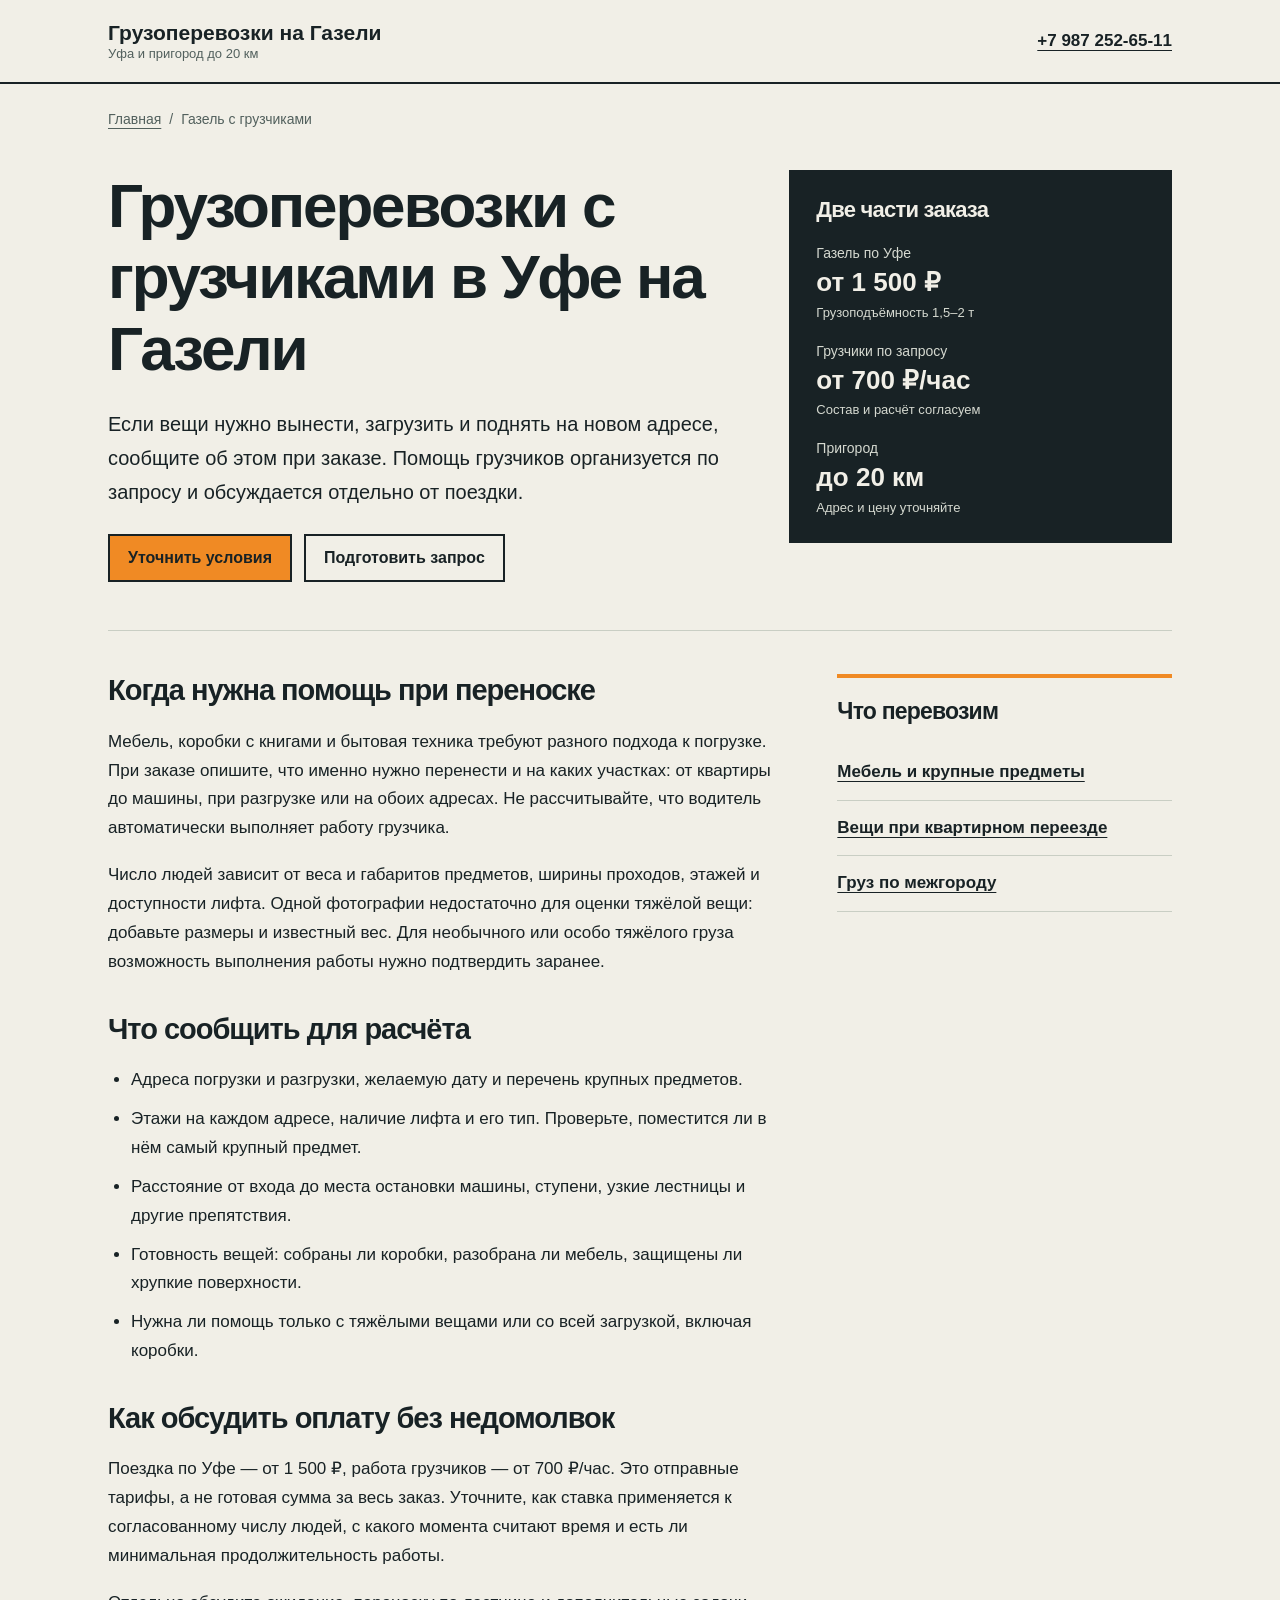
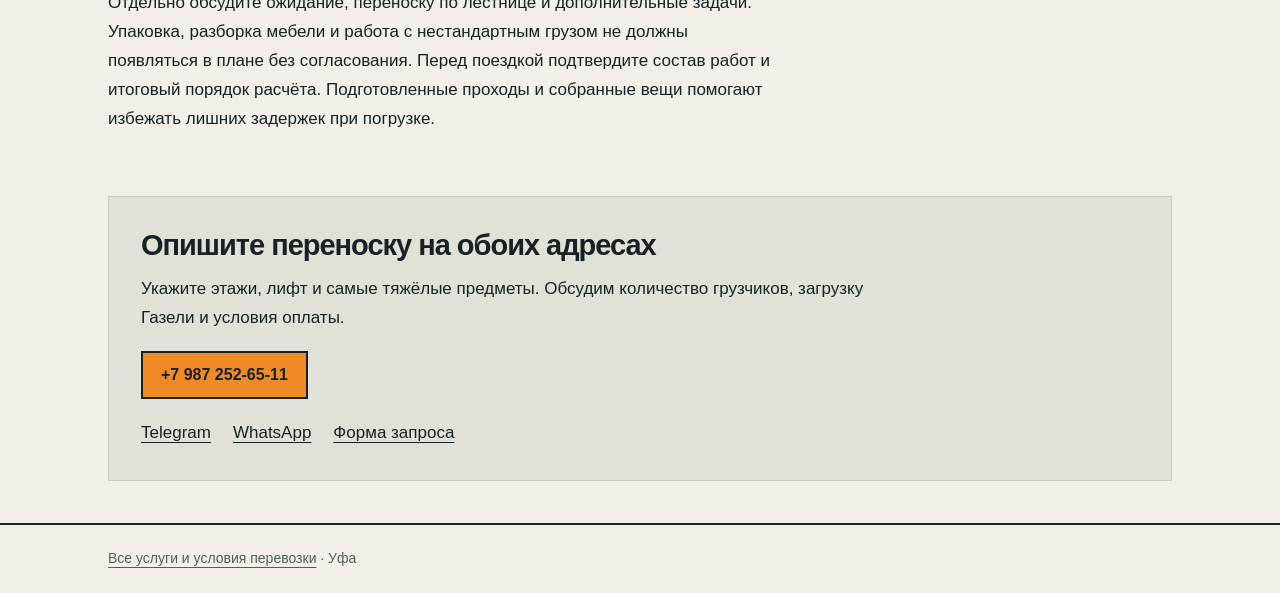
<file: gazel-s-gruzchikami-ufa/index.html>
<!doctype html>
<html lang="ru"><head><meta charset="utf-8"><meta name="viewport" content="width=device-width, initial-scale=1"><meta name="theme-color" content="#182225"><link rel="icon" href="data:image/svg+xml,%3Csvg xmlns='http://www.w3.org/2000/svg' viewBox='0 0 32 32'%3E%3Crect width='32' height='32' fill='%23f08a24'/%3E%3Cpath d='M5 10h15v12H5zm15 5h4l4 5v2h-8z' fill='%23182225'/%3E%3C/svg%3E"><title>Грузоперевозки с грузчиками в Уфе на Газели — цены</title><meta name="description" content="Грузоперевозки по Уфе на Газели от 1 500 ₽; грузчики — от 700 ₽/час по запросу. Уточните объём вещей, этажи и лифт для расчёта заказа."><link rel="canonical" href="https://perevozki-ufa.ru/gazel-s-gruzchikami-ufa/"><link rel="stylesheet" href="../assets/services.css"><script type="application/ld+json">{"@context":"https://schema.org","@graph":[{"@type":"Service","name":"Газель с грузчиками в Уфе","url":"https://perevozki-ufa.ru/gazel-s-gruzchikami-ufa/","serviceType":"Грузоперевозка с помощью грузчиков по запросу","provider":{"@id":"https://perevozki-ufa.ru/#business"},"areaServed":{"@type":"City","name":"Уфа"},"description":"Газель 1,5–2 т по Уфе от 1 500 рублей. Грузчики по запросу от 700 рублей в час. Количество людей, минимальное время и итоговую цену согласуют заранее."},{"@type":"BreadcrumbList","itemListElement":[{"@type":"ListItem","position":1,"name":"Главная","item":"https://perevozki-ufa.ru/"},{"@type":"ListItem","position":2,"name":"Газель с грузчиками","item":"https://perevozki-ufa.ru/gazel-s-gruzchikami-ufa/"}]}]}</script></head>
<body><a class="skip" href="#main">К содержанию</a><header class="site-header"><div class="wrap header-inner"><a class="brand" href="../">Грузоперевозки на Газели<span>Уфа и пригород до 20 км</span></a><a class="header-phone" href="tel:+79872526511">+7 987 252-65-11</a></div></header><main id="main" class="wrap"><nav class="breadcrumbs" aria-label="Хлебные крошки"><ol><li><a href="../">Главная</a></li><li aria-current="page">Газель с грузчиками</li></ol></nav><div class="hero"><div><h1>Грузоперевозки с грузчиками в Уфе на Газели</h1><p class="lead">Если вещи нужно вынести, загрузить и поднять на новом адресе, сообщите об этом при заказе. Помощь грузчиков организуется по запросу и обсуждается отдельно от поездки.</p><div class="actions"><a class="button primary" href="tel:+79872526511">Уточнить условия</a><a class="button" href="../#order">Подготовить запрос</a></div></div><aside class="fact-panel" aria-label="Тарифы"><h2>Две части заказа</h2><dl><dt>Газель по Уфе</dt><dd>от 1 500 ₽<small>Грузоподъёмность 1,5–2 т</small></dd><dt>Грузчики по запросу</dt><dd>от 700 ₽/час<small>Состав и расчёт согласуем</small></dd><dt>Пригород</dt><dd>до 20 км<small>Адрес и цену уточняйте</small></dd></dl></aside></div><div class="content"><article class="article"><section><h2>Когда нужна помощь при переноске</h2><p>Мебель, коробки с книгами и бытовая техника требуют разного подхода к погрузке. При заказе опишите, что именно нужно перенести и на каких участках: от квартиры до машины, при разгрузке или на обоих адресах. Не рассчитывайте, что водитель автоматически выполняет работу грузчика.</p><p>Число людей зависит от веса и габаритов предметов, ширины проходов, этажей и доступности лифта. Одной фотографии недостаточно для оценки тяжёлой вещи: добавьте размеры и известный вес. Для необычного или особо тяжёлого груза возможность выполнения работы нужно подтвердить заранее.</p></section><section><h2>Что сообщить для расчёта</h2><ul><li>Адреса погрузки и разгрузки, желаемую дату и перечень крупных предметов.</li><li>Этажи на каждом адресе, наличие лифта и его тип. Проверьте, поместится ли в нём самый крупный предмет.</li><li>Расстояние от входа до места остановки машины, ступени, узкие лестницы и другие препятствия.</li><li>Готовность вещей: собраны ли коробки, разобрана ли мебель, защищены ли хрупкие поверхности.</li><li>Нужна ли помощь только с тяжёлыми вещами или со всей загрузкой, включая коробки.</li></ul></section><section><h2>Как обсудить оплату без недомолвок</h2><p>Поездка по Уфе — от 1 500 ₽, работа грузчиков — от 700 ₽/час. Это отправные тарифы, а не готовая сумма за весь заказ. Уточните, как ставка применяется к согласованному числу людей, с какого момента считают время и есть ли минимальная продолжительность работы.</p><p>Отдельно обсудите ожидание, переноску по лестнице и дополнительные задачи. Упаковка, разборка мебели и работа с нестандартным грузом не должны появляться в плане без согласования. Перед поездкой подтвердите состав работ и итоговый порядок расчёта. Подготовленные проходы и собранные вещи помогают избежать лишних задержек при погрузке.</p></section></article><aside class="aside"><h2>Что перевозим</h2><nav aria-label="Другие услуги"><ul class="service-links"><li><a href="../perevozka-mebeli-ufa/">Мебель и крупные предметы</a></li><li><a href="../kvartirnyy-pereezd-ufa/">Вещи при квартирном переезде</a></li><li><a href="../mezhgorod-iz-ufy/">Груз по межгороду</a></li></ul></nav></aside></div><section class="contact"><h2>Опишите переноску на обоих адресах</h2><p>Укажите этажи, лифт и самые тяжёлые предметы. Обсудим количество грузчиков, загрузку Газели и условия оплаты.</p><a class="button primary" href="tel:+79872526511">+7 987 252-65-11</a><div class="messengers"><a href="https://t.me/Antonewrei">Telegram</a><a href="https://wa.me/79872526511">WhatsApp</a><a href="../#order">Форма запроса</a></div></section></main><footer class="site-footer"><div class="wrap"><p><a href="../">Все услуги и условия перевозки</a> · Уфа</p></div></footer></body></html>
</file>
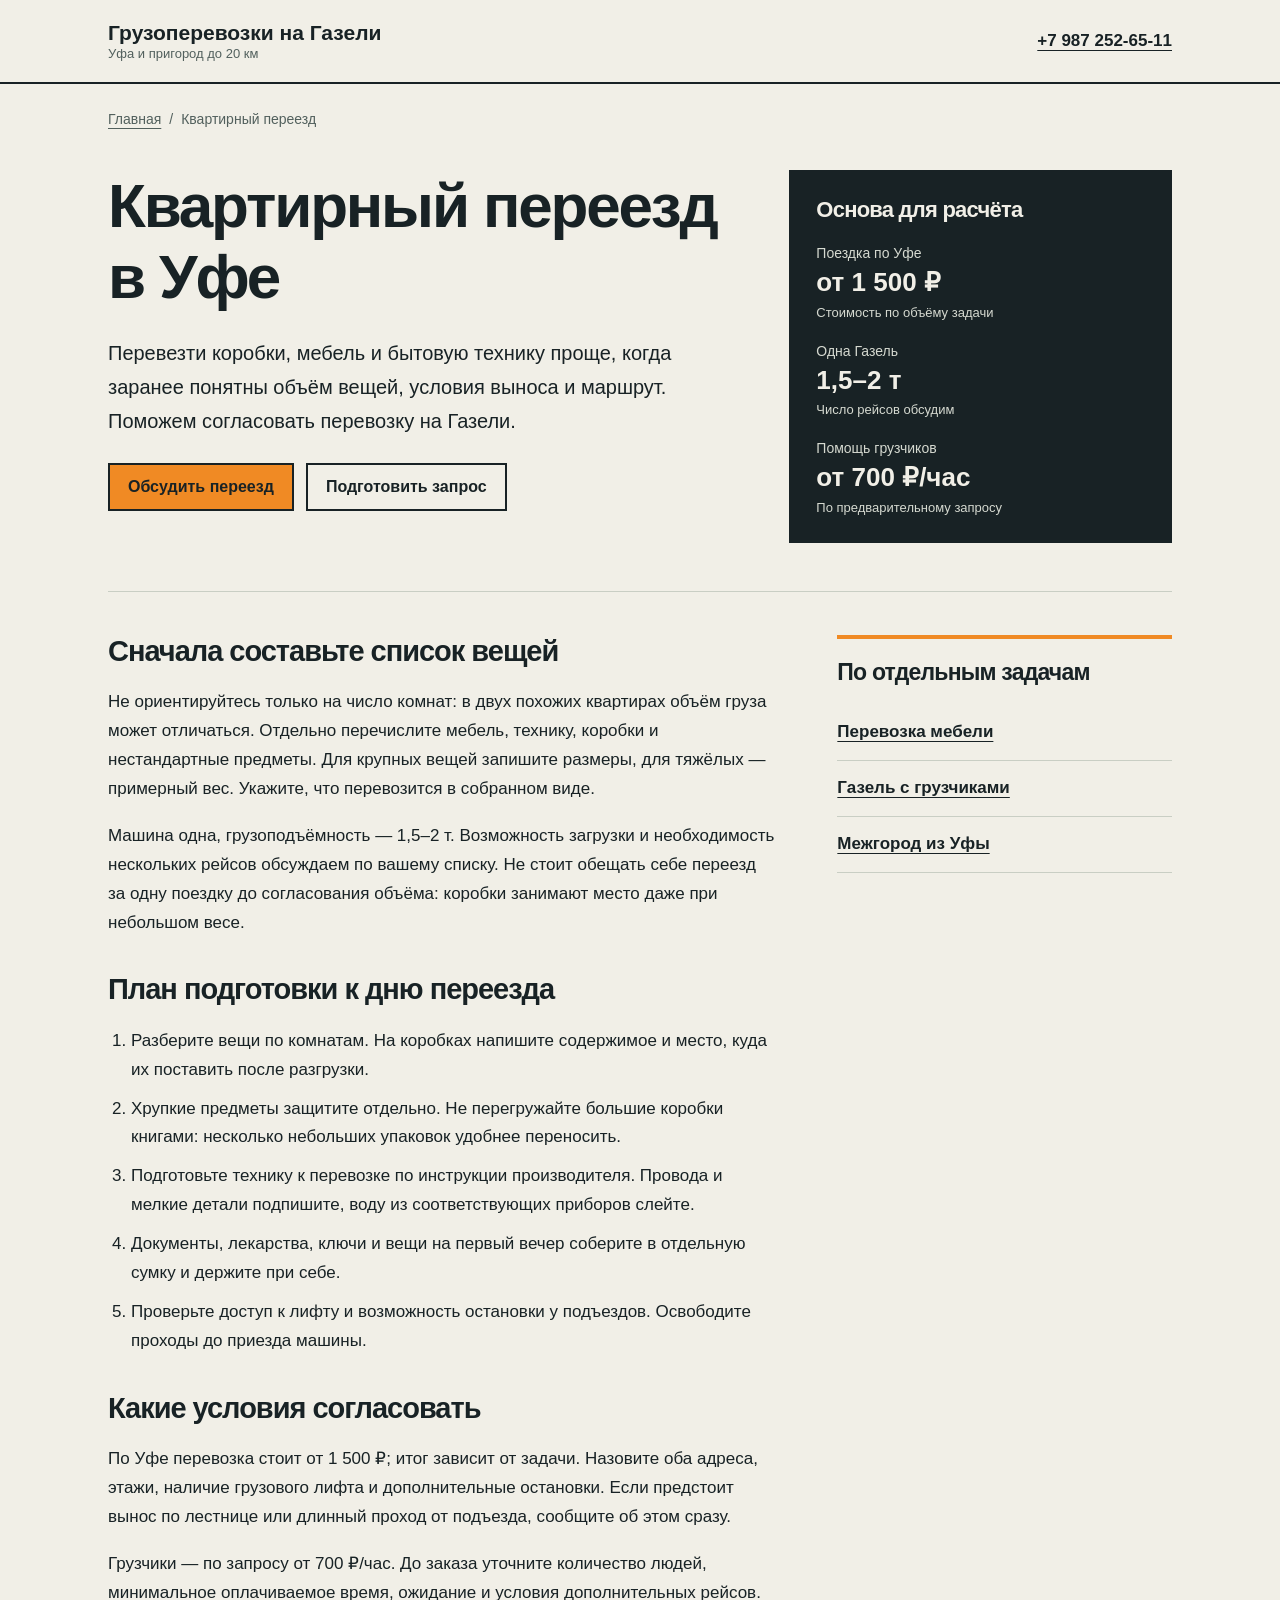
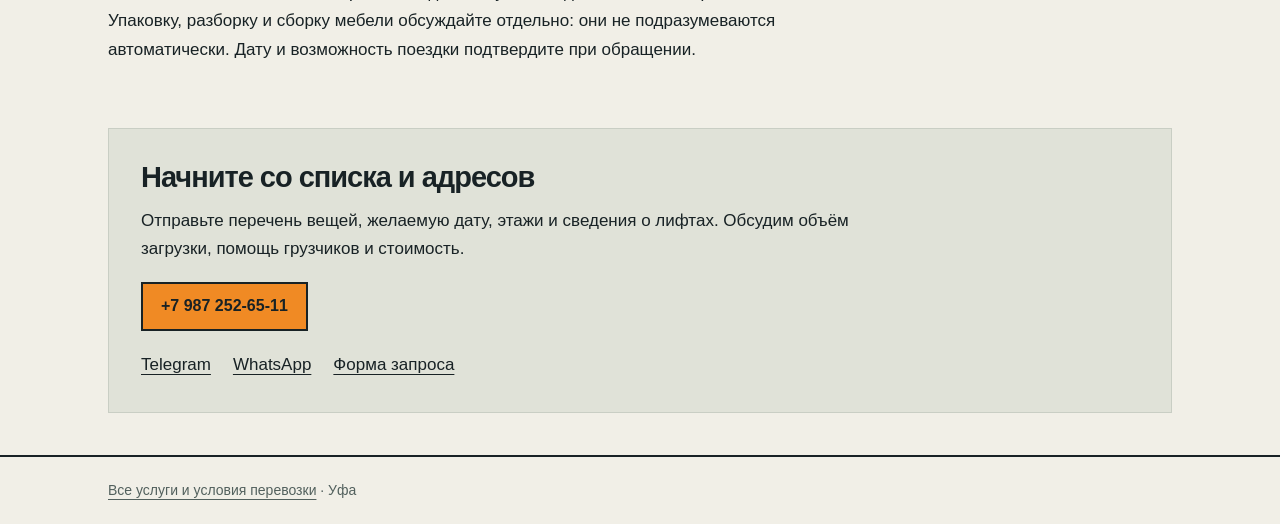
<file: kvartirnyy-pereezd-ufa/index.html>
<!doctype html>
<html lang="ru"><head><meta charset="utf-8"><meta name="viewport" content="width=device-width, initial-scale=1"><meta name="theme-color" content="#182225"><link rel="icon" href="data:image/svg+xml,%3Csvg xmlns='http://www.w3.org/2000/svg' viewBox='0 0 32 32'%3E%3Crect width='32' height='32' fill='%23f08a24'/%3E%3Cpath d='M5 10h15v12H5zm15 5h4l4 5v2h-8z' fill='%23182225'/%3E%3C/svg%3E"><title>Квартирный переезд в Уфе на Газели — расчёт по задаче</title><meta name="description" content="Квартирный переезд по Уфе и пригороду до 20 км: Газель 1,5–2 т, поездка от 1 500 ₽, грузчики по запросу от 700 ₽/час. Согласуйте объём и условия по телефону."><link rel="canonical" href="https://perevozki-ufa.ru/kvartirnyy-pereezd-ufa/"><link rel="stylesheet" href="../assets/services.css"><script type="application/ld+json">{"@context":"https://schema.org","@graph":[{"@type":"Service","name":"Квартирный переезд в Уфе","url":"https://perevozki-ufa.ru/kvartirnyy-pereezd-ufa/","serviceType":"Перевозка вещей при квартирном переезде","provider":{"@id":"https://perevozki-ufa.ru/#business"},"areaServed":{"@type":"City","name":"Уфа"},"description":"Перевозка на Газели 1,5–2 т по Уфе от 1 500 рублей и в пригороде до 20 км. Грузчики по запросу от 700 рублей в час; объём и условия согласуются."},{"@type":"BreadcrumbList","itemListElement":[{"@type":"ListItem","position":1,"name":"Главная","item":"https://perevozki-ufa.ru/"},{"@type":"ListItem","position":2,"name":"Квартирный переезд","item":"https://perevozki-ufa.ru/kvartirnyy-pereezd-ufa/"}]}]}</script></head>
<body><a class="skip" href="#main">К содержанию</a><header class="site-header"><div class="wrap header-inner"><a class="brand" href="../">Грузоперевозки на Газели<span>Уфа и пригород до 20 км</span></a><a class="header-phone" href="tel:+79872526511">+7 987 252-65-11</a></div></header><main id="main" class="wrap"><nav class="breadcrumbs" aria-label="Хлебные крошки"><ol><li><a href="../">Главная</a></li><li aria-current="page">Квартирный переезд</li></ol></nav><div class="hero"><div><h1>Квартирный переезд в Уфе</h1><p class="lead">Перевезти коробки, мебель и бытовую технику проще, когда заранее понятны объём вещей, условия выноса и маршрут. Поможем согласовать перевозку на Газели.</p><div class="actions"><a class="button primary" href="tel:+79872526511">Обсудить переезд</a><a class="button" href="../#order">Подготовить запрос</a></div></div><aside class="fact-panel" aria-label="Условия перевозки"><h2>Основа для расчёта</h2><dl><dt>Поездка по Уфе</dt><dd>от 1 500 ₽<small>Стоимость по объёму задачи</small></dd><dt>Одна Газель</dt><dd>1,5–2 т<small>Число рейсов обсудим</small></dd><dt>Помощь грузчиков</dt><dd>от 700 ₽/час<small>По предварительному запросу</small></dd></dl></aside></div><div class="content"><article class="article"><section><h2>Сначала составьте список вещей</h2><p>Не ориентируйтесь только на число комнат: в двух похожих квартирах объём груза может отличаться. Отдельно перечислите мебель, технику, коробки и нестандартные предметы. Для крупных вещей запишите размеры, для тяжёлых — примерный вес. Укажите, что перевозится в собранном виде.</p><p>Машина одна, грузоподъёмность — 1,5–2 т. Возможность загрузки и необходимость нескольких рейсов обсуждаем по вашему списку. Не стоит обещать себе переезд за одну поездку до согласования объёма: коробки занимают место даже при небольшом весе.</p></section><section><h2>План подготовки к дню переезда</h2><ol><li>Разберите вещи по комнатам. На коробках напишите содержимое и место, куда их поставить после разгрузки.</li><li>Хрупкие предметы защитите отдельно. Не перегружайте большие коробки книгами: несколько небольших упаковок удобнее переносить.</li><li>Подготовьте технику к перевозке по инструкции производителя. Провода и мелкие детали подпишите, воду из соответствующих приборов слейте.</li><li>Документы, лекарства, ключи и вещи на первый вечер соберите в отдельную сумку и держите при себе.</li><li>Проверьте доступ к лифту и возможность остановки у подъездов. Освободите проходы до приезда машины.</li></ol></section><section><h2>Какие условия согласовать</h2><p>По Уфе перевозка стоит от 1 500 ₽; итог зависит от задачи. Назовите оба адреса, этажи, наличие грузового лифта и дополнительные остановки. Если предстоит вынос по лестнице или длинный проход от подъезда, сообщите об этом сразу.</p><p>Грузчики — по запросу от 700 ₽/час. До заказа уточните количество людей, минимальное оплачиваемое время, ожидание и условия дополнительных рейсов. Упаковку, разборку и сборку мебели обсуждайте отдельно: они не подразумеваются автоматически. Дату и возможность поездки подтвердите при обращении.</p></section></article><aside class="aside"><h2>По отдельным задачам</h2><nav aria-label="Другие услуги"><ul class="service-links"><li><a href="../perevozka-mebeli-ufa/">Перевозка мебели</a></li><li><a href="../gazel-s-gruzchikami-ufa/">Газель с грузчиками</a></li><li><a href="../mezhgorod-iz-ufy/">Межгород из Уфы</a></li></ul></nav></aside></div><section class="contact"><h2>Начните со списка и адресов</h2><p>Отправьте перечень вещей, желаемую дату, этажи и сведения о лифтах. Обсудим объём загрузки, помощь грузчиков и стоимость.</p><a class="button primary" href="tel:+79872526511">+7 987 252-65-11</a><div class="messengers"><a href="https://t.me/Antonewrei">Telegram</a><a href="https://wa.me/79872526511">WhatsApp</a><a href="../#order">Форма запроса</a></div></section></main><footer class="site-footer"><div class="wrap"><p><a href="../">Все услуги и условия перевозки</a> · Уфа</p></div></footer></body></html>
</file>
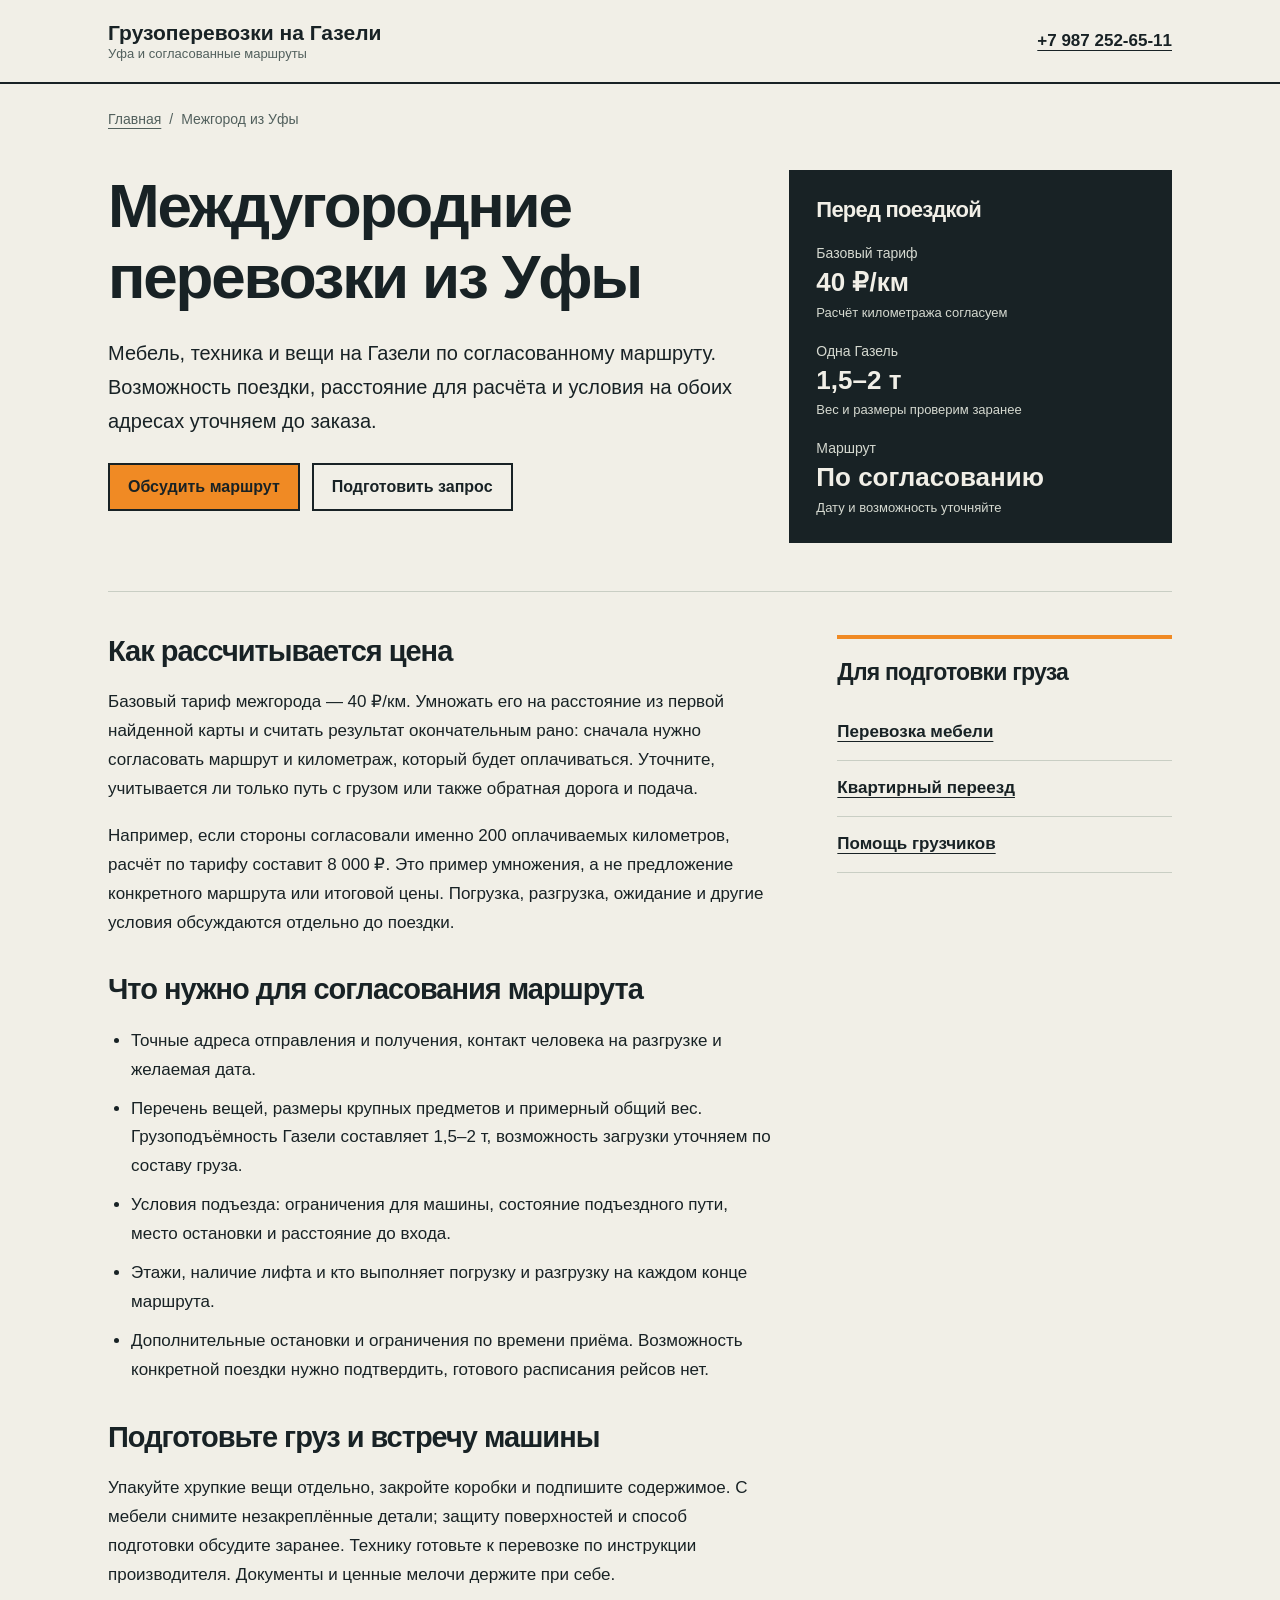
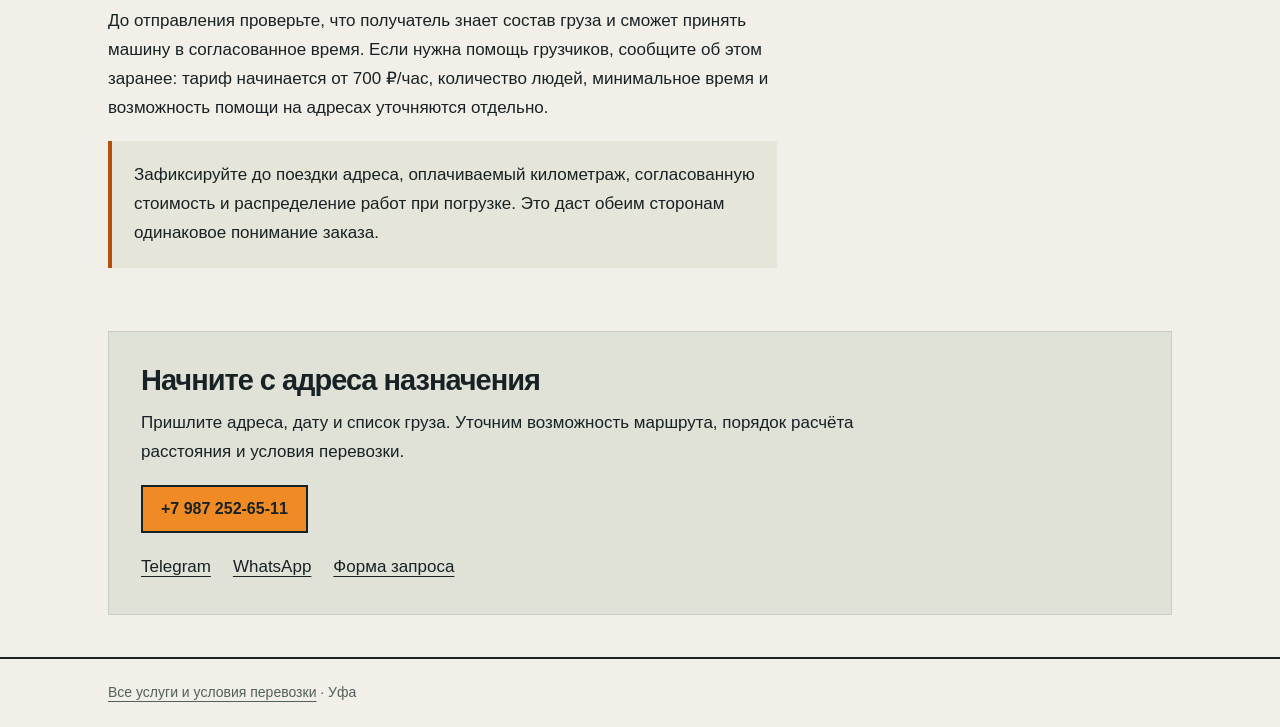
<file: mezhgorod-iz-ufy/index.html>
<!doctype html>
<html lang="ru"><head><meta charset="utf-8"><meta name="viewport" content="width=device-width, initial-scale=1"><meta name="theme-color" content="#182225"><link rel="icon" href="data:image/svg+xml,%3Csvg xmlns='http://www.w3.org/2000/svg' viewBox='0 0 32 32'%3E%3Crect width='32' height='32' fill='%23f08a24'/%3E%3Cpath d='M5 10h15v12H5zm15 5h4l4 5v2h-8z' fill='%23182225'/%3E%3C/svg%3E"><title>Междугородние перевозки из Уфы — Газель от 40 ₽/км</title><meta name="description" content="Междугородняя перевозка из Уфы на Газели 1,5–2 т: базовый тариф 40 ₽/км. Маршрут, километраж и условия погрузки согласуются до поездки. Позвоните для расчёта."><link rel="canonical" href="https://perevozki-ufa.ru/mezhgorod-iz-ufy/"><link rel="stylesheet" href="../assets/services.css"><script type="application/ld+json">{"@context":"https://schema.org","@graph":[{"@type":"Service","name":"Междугородние перевозки из Уфы","url":"https://perevozki-ufa.ru/mezhgorod-iz-ufy/","serviceType":"Междугородняя перевозка на Газели по согласованному маршруту","provider":{"@id":"https://perevozki-ufa.ru/#business"},"description":"Газель грузоподъёмностью 1,5–2 т. Межгород из Уфы по согласованному маршруту, базовый тариф 40 рублей за километр. Расчёт расстояния, погрузку и итоговую цену согласуют перед поездкой."},{"@type":"BreadcrumbList","itemListElement":[{"@type":"ListItem","position":1,"name":"Главная","item":"https://perevozki-ufa.ru/"},{"@type":"ListItem","position":2,"name":"Межгород из Уфы","item":"https://perevozki-ufa.ru/mezhgorod-iz-ufy/"}]}]}</script></head>
<body><a class="skip" href="#main">К содержанию</a><header class="site-header"><div class="wrap header-inner"><a class="brand" href="../">Грузоперевозки на Газели<span>Уфа и согласованные маршруты</span></a><a class="header-phone" href="tel:+79872526511">+7 987 252-65-11</a></div></header><main id="main" class="wrap"><nav class="breadcrumbs" aria-label="Хлебные крошки"><ol><li><a href="../">Главная</a></li><li aria-current="page">Межгород из Уфы</li></ol></nav><div class="hero"><div><h1>Междугородние перевозки из Уфы</h1><p class="lead">Мебель, техника и вещи на Газели по согласованному маршруту. Возможность поездки, расстояние для расчёта и условия на обоих адресах уточняем до заказа.</p><div class="actions"><a class="button primary" href="tel:+79872526511">Обсудить маршрут</a><a class="button" href="../#order">Подготовить запрос</a></div></div><aside class="fact-panel" aria-label="Условия межгорода"><h2>Перед поездкой</h2><dl><dt>Базовый тариф</dt><dd>40 ₽/км<small>Расчёт километража согласуем</small></dd><dt>Одна Газель</dt><dd>1,5–2 т<small>Вес и размеры проверим заранее</small></dd><dt>Маршрут</dt><dd>По согласованию<small>Дату и возможность уточняйте</small></dd></dl></aside></div><div class="content"><article class="article"><section><h2>Как рассчитывается цена</h2><p>Базовый тариф межгорода — 40 ₽/км. Умножать его на расстояние из первой найденной карты и считать результат окончательным рано: сначала нужно согласовать маршрут и километраж, который будет оплачиваться. Уточните, учитывается ли только путь с грузом или также обратная дорога и подача.</p><p>Например, если стороны согласовали именно 200 оплачиваемых километров, расчёт по тарифу составит 8 000 ₽. Это пример умножения, а не предложение конкретного маршрута или итоговой цены. Погрузка, разгрузка, ожидание и другие условия обсуждаются отдельно до поездки.</p></section><section><h2>Что нужно для согласования маршрута</h2><ul><li>Точные адреса отправления и получения, контакт человека на разгрузке и желаемая дата.</li><li>Перечень вещей, размеры крупных предметов и примерный общий вес. Грузоподъёмность Газели составляет 1,5–2 т, возможность загрузки уточняем по составу груза.</li><li>Условия подъезда: ограничения для машины, состояние подъездного пути, место остановки и расстояние до входа.</li><li>Этажи, наличие лифта и кто выполняет погрузку и разгрузку на каждом конце маршрута.</li><li>Дополнительные остановки и ограничения по времени приёма. Возможность конкретной поездки нужно подтвердить, готового расписания рейсов нет.</li></ul></section><section><h2>Подготовьте груз и встречу машины</h2><p>Упакуйте хрупкие вещи отдельно, закройте коробки и подпишите содержимое. С мебели снимите незакреплённые детали; защиту поверхностей и способ подготовки обсудите заранее. Технику готовьте к перевозке по инструкции производителя. Документы и ценные мелочи держите при себе.</p><p>До отправления проверьте, что получатель знает состав груза и сможет принять машину в согласованное время. Если нужна помощь грузчиков, сообщите об этом заранее: тариф начинается от 700 ₽/час, количество людей, минимальное время и возможность помощи на адресах уточняются отдельно.</p><p class="note">Зафиксируйте до поездки адреса, оплачиваемый километраж, согласованную стоимость и распределение работ при погрузке. Это даст обеим сторонам одинаковое понимание заказа.</p></section></article><aside class="aside"><h2>Для подготовки груза</h2><nav aria-label="Другие услуги"><ul class="service-links"><li><a href="../perevozka-mebeli-ufa/">Перевозка мебели</a></li><li><a href="../kvartirnyy-pereezd-ufa/">Квартирный переезд</a></li><li><a href="../gazel-s-gruzchikami-ufa/">Помощь грузчиков</a></li></ul></nav></aside></div><section class="contact"><h2>Начните с адреса назначения</h2><p>Пришлите адреса, дату и список груза. Уточним возможность маршрута, порядок расчёта расстояния и условия перевозки.</p><a class="button primary" href="tel:+79872526511">+7 987 252-65-11</a><div class="messengers"><a href="https://t.me/Antonewrei">Telegram</a><a href="https://wa.me/79872526511">WhatsApp</a><a href="../#order">Форма запроса</a></div></section></main><footer class="site-footer"><div class="wrap"><p><a href="../">Все услуги и условия перевозки</a> · Уфа</p></div></footer></body></html>
</file>
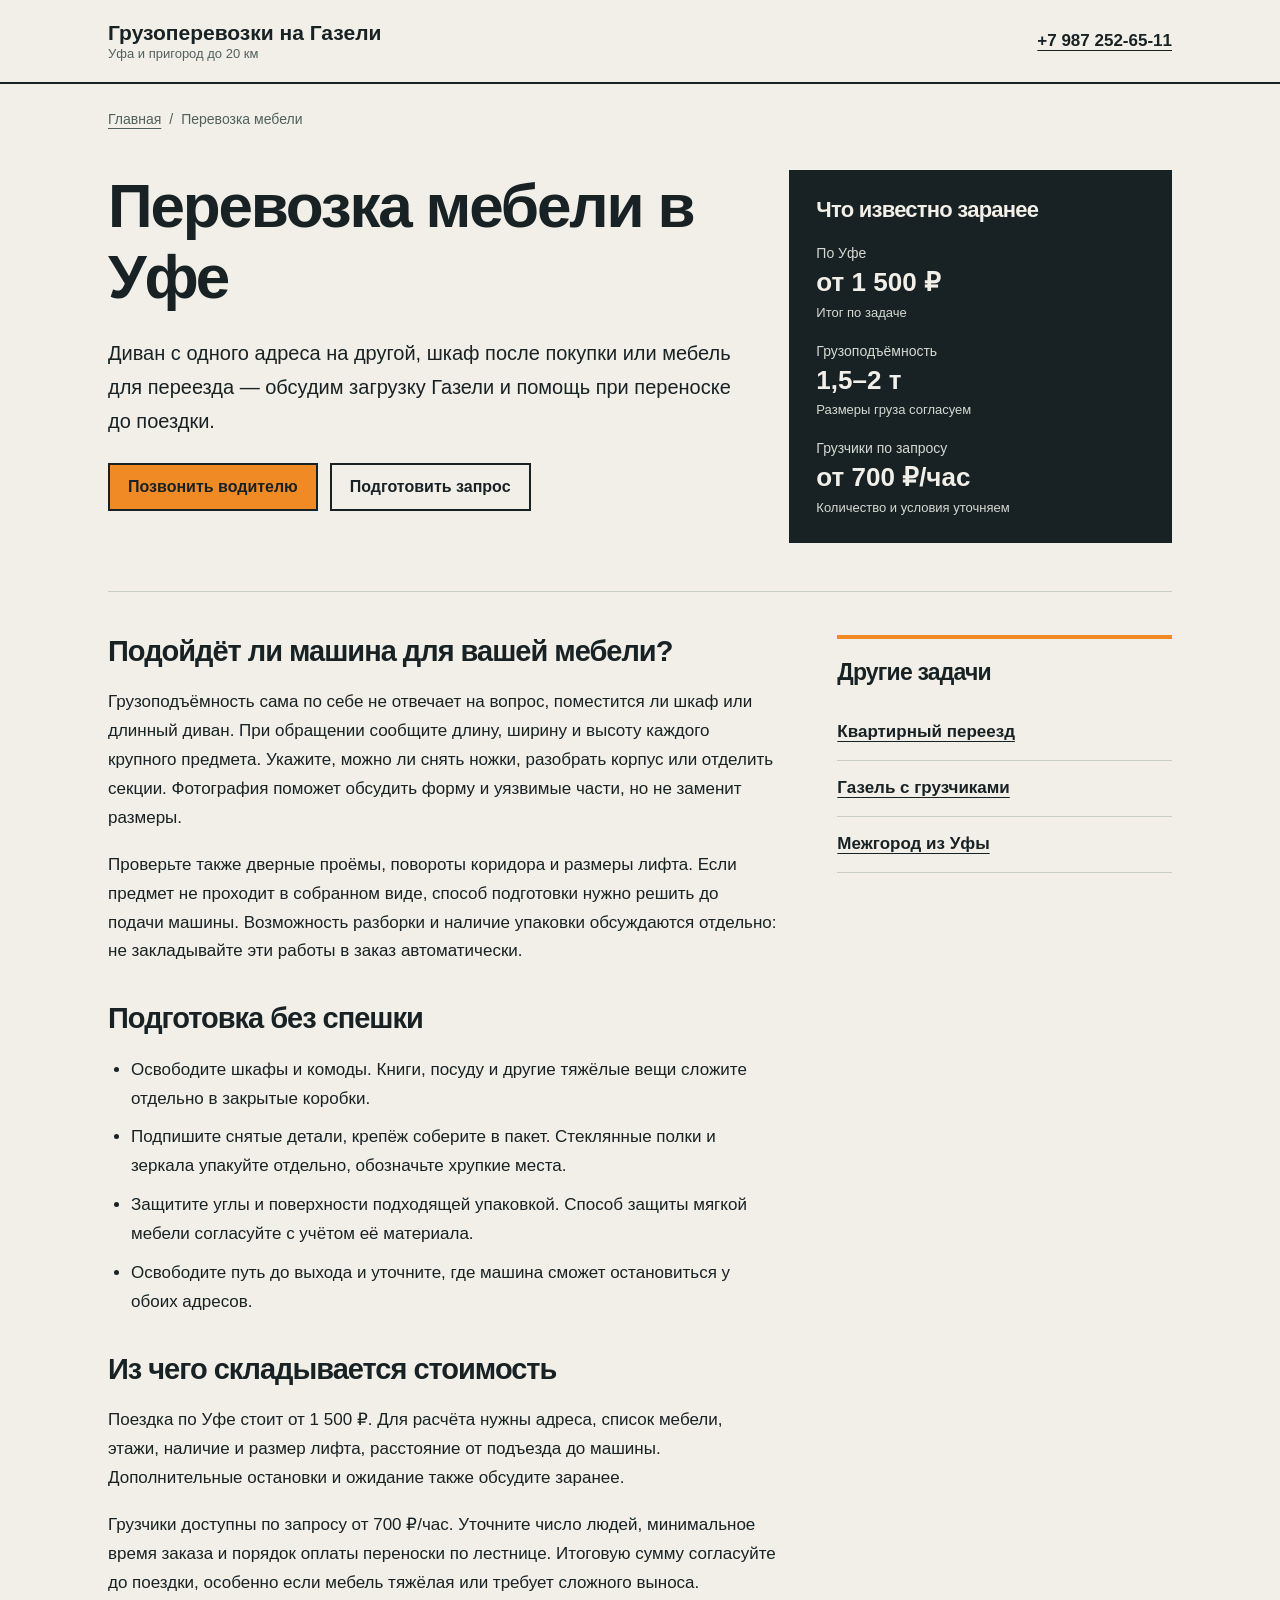
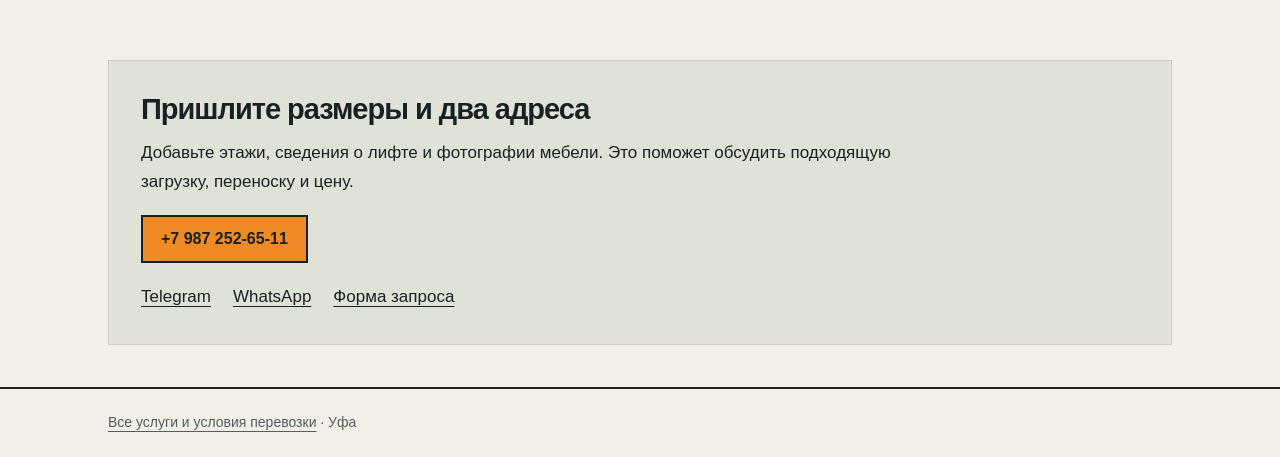
<file: perevozka-mebeli-ufa/index.html>
<!doctype html>
<html lang="ru"><head><meta charset="utf-8"><meta name="viewport" content="width=device-width, initial-scale=1"><meta name="theme-color" content="#182225"><link rel="icon" href="data:image/svg+xml,%3Csvg xmlns='http://www.w3.org/2000/svg' viewBox='0 0 32 32'%3E%3Crect width='32' height='32' fill='%23f08a24'/%3E%3Cpath d='M5 10h15v12H5zm15 5h4l4 5v2h-8z' fill='%23182225'/%3E%3C/svg%3E"><title>Перевозка мебели в Уфе на Газели — стоимость от 1 500 ₽</title><meta name="description" content="Перевозка дивана, шкафа и другой мебели по Уфе и пригороду до 20 км. Газель 1,5–2 т, поездка от 1 500 ₽. Подготовка мебели и расчёт цены — по телефону."><link rel="canonical" href="https://perevozki-ufa.ru/perevozka-mebeli-ufa/"><link rel="stylesheet" href="../assets/services.css"><script type="application/ld+json">{"@context":"https://schema.org","@graph":[{"@type":"Service","name":"Перевозка мебели в Уфе","url":"https://perevozki-ufa.ru/perevozka-mebeli-ufa/","serviceType":"Перевозка мебели на Газели","provider":{"@id":"https://perevozki-ufa.ru/#business"},"areaServed":{"@type":"City","name":"Уфа"},"description":"Газель грузоподъёмностью 1,5–2 т. По Уфе от 1 500 рублей, пригород до 20 км. Грузчики по запросу от 700 рублей в час; условия согласуются заранее."},{"@type":"BreadcrumbList","itemListElement":[{"@type":"ListItem","position":1,"name":"Главная","item":"https://perevozki-ufa.ru/"},{"@type":"ListItem","position":2,"name":"Перевозка мебели","item":"https://perevozki-ufa.ru/perevozka-mebeli-ufa/"}]}]}</script></head>
<body><a class="skip" href="#main">К содержанию</a><header class="site-header"><div class="wrap header-inner"><a class="brand" href="../">Грузоперевозки на Газели<span>Уфа и пригород до 20 км</span></a><a class="header-phone" href="tel:+79872526511">+7 987 252-65-11</a></div></header><main id="main" class="wrap"><nav class="breadcrumbs" aria-label="Хлебные крошки"><ol><li><a href="../">Главная</a></li><li aria-current="page">Перевозка мебели</li></ol></nav><div class="hero"><div><h1>Перевозка мебели в Уфе</h1><p class="lead">Диван с одного адреса на другой, шкаф после покупки или мебель для переезда — обсудим загрузку Газели и помощь при переноске до поездки.</p><div class="actions"><a class="button primary" href="tel:+79872526511">Позвонить водителю</a><a class="button" href="../#order">Подготовить запрос</a></div></div><aside class="fact-panel" aria-label="Условия перевозки"><h2>Что известно заранее</h2><dl><dt>По Уфе</dt><dd>от 1 500 ₽<small>Итог по задаче</small></dd><dt>Грузоподъёмность</dt><dd>1,5–2 т<small>Размеры груза согласуем</small></dd><dt>Грузчики по запросу</dt><dd>от 700 ₽/час<small>Количество и условия уточняем</small></dd></dl></aside></div><div class="content"><article class="article"><section><h2>Подойдёт ли машина для вашей мебели?</h2><p>Грузоподъёмность сама по себе не отвечает на вопрос, поместится ли шкаф или длинный диван. При обращении сообщите длину, ширину и высоту каждого крупного предмета. Укажите, можно ли снять ножки, разобрать корпус или отделить секции. Фотография поможет обсудить форму и уязвимые части, но не заменит размеры.</p><p>Проверьте также дверные проёмы, повороты коридора и размеры лифта. Если предмет не проходит в собранном виде, способ подготовки нужно решить до подачи машины. Возможность разборки и наличие упаковки обсуждаются отдельно: не закладывайте эти работы в заказ автоматически.</p></section><section><h2>Подготовка без спешки</h2><ul><li>Освободите шкафы и комоды. Книги, посуду и другие тяжёлые вещи сложите отдельно в закрытые коробки.</li><li>Подпишите снятые детали, крепёж соберите в пакет. Стеклянные полки и зеркала упакуйте отдельно, обозначьте хрупкие места.</li><li>Защитите углы и поверхности подходящей упаковкой. Способ защиты мягкой мебели согласуйте с учётом её материала.</li><li>Освободите путь до выхода и уточните, где машина сможет остановиться у обоих адресов.</li></ul></section><section><h2>Из чего складывается стоимость</h2><p>Поездка по Уфе стоит от 1 500 ₽. Для расчёта нужны адреса, список мебели, этажи, наличие и размер лифта, расстояние от подъезда до машины. Дополнительные остановки и ожидание также обсудите заранее.</p><p>Грузчики доступны по запросу от 700 ₽/час. Уточните число людей, минимальное время заказа и порядок оплаты переноски по лестнице. Итоговую сумму согласуйте до поездки, особенно если мебель тяжёлая или требует сложного выноса.</p></section></article><aside class="aside"><h2>Другие задачи</h2><nav aria-label="Другие услуги"><ul class="service-links"><li><a href="../kvartirnyy-pereezd-ufa/">Квартирный переезд</a></li><li><a href="../gazel-s-gruzchikami-ufa/">Газель с грузчиками</a></li><li><a href="../mezhgorod-iz-ufy/">Межгород из Уфы</a></li></ul></nav></aside></div><section class="contact"><h2>Пришлите размеры и два адреса</h2><p>Добавьте этажи, сведения о лифте и фотографии мебели. Это поможет обсудить подходящую загрузку, переноску и цену.</p><a class="button primary" href="tel:+79872526511">+7 987 252-65-11</a><div class="messengers"><a href="https://t.me/Antonewrei">Telegram</a><a href="https://wa.me/79872526511">WhatsApp</a><a href="../#order">Форма запроса</a></div></section></main><footer class="site-footer"><div class="wrap"><p><a href="../">Все услуги и условия перевозки</a> · Уфа</p></div></footer></body></html>
</file>
<file: assets/services.css>
:root{color-scheme:light;--paper:#f1efe7;--ink:#182225;--orange:#f08a24;--muted:#52605d;--line:#c9cec4}*{box-sizing:border-box}body{margin:0;background:var(--paper);color:var(--ink);font:17px/1.7 "Trebuchet MS","Segoe UI",Arial,sans-serif}a{color:inherit;text-underline-offset:4px}a:hover{text-decoration-thickness:2px}a:focus-visible{outline:3px solid #b34f00;outline-offset:5px}.wrap{max-width:1120px;margin:auto;padding:0 28px}.skip{position:absolute;left:16px;top:-90px;padding:12px;background:#fff;z-index:3}.skip:focus{top:10px}.site-header{border-bottom:2px solid var(--ink)}.header-inner{display:flex;justify-content:space-between;align-items:center;gap:22px;padding-top:19px;padding-bottom:19px}.brand{font-weight:800;font-size:21px;text-decoration:none;line-height:1.3}.brand span{display:block;font-size:13px;font-weight:400;color:var(--muted)}.header-phone{font-weight:700;white-space:nowrap}.breadcrumbs{padding-top:24px;font-size:14px;color:var(--muted)}.breadcrumbs ol{display:flex;flex-wrap:wrap;gap:8px;list-style:none;padding:0;margin:0}.breadcrumbs li+li:before{content:"/";margin-right:8px}.hero{display:grid;grid-template-columns:1.65fr 1fr;gap:50px;padding-top:38px;padding-bottom:48px;border-bottom:1px solid var(--line)}h1,h2,h3{line-height:1.15;letter-spacing:-.035em}h1{font-size:clamp(35px,5vw,62px);margin:0 0 23px;max-width:760px}h2{font-size:29px;margin:0 0 20px}h3{font-size:21px;margin:0 0 12px}p{margin:0 0 18px}.lead{font-size:20px;max-width:670px}.actions{display:flex;flex-wrap:wrap;gap:12px;margin-top:25px}.button{display:inline-block;min-height:48px;padding:11px 18px;border:2px solid var(--ink);font-size:16px;font-weight:700;text-decoration:none;line-height:1.4}.button.primary{background:var(--orange)}.button:hover{background:#fff9e9}.fact-panel{align-self:start;border:2px solid var(--ink);background:var(--ink);color:var(--paper);padding:25px}.fact-panel h2{font-size:22px;margin-bottom:20px}.fact-panel dl{margin:0}.fact-panel dt{font-size:14px;color:#d5d9d0}.fact-panel dd{margin:0 0 19px;font-size:26px;font-weight:700;line-height:1.25}.fact-panel dd:last-child{margin-bottom:0}.fact-panel small{display:block;font-size:13px;font-weight:400;margin-top:6px;color:#d5d9d0}.content{display:grid;grid-template-columns:minmax(0,2fr) minmax(220px,1fr);gap:60px;padding-top:43px;padding-bottom:45px}.article section+section{margin-top:36px}.article ul,.article ol{padding-left:23px;margin:0 0 18px}.article li{margin-bottom:10px}.note{padding:20px 22px;border-left:4px solid #b45108;background:#e5e5da}.aside{border-top:4px solid var(--orange);padding-top:20px}.aside h2{font-size:23px}.service-links{list-style:none;padding:0;margin:0}.service-links li{border-bottom:1px solid var(--line);padding:13px 0}.service-links a{font-weight:700}.contact{padding:32px;background:#e0e2d8;border:1px solid var(--line);margin-bottom:42px}.contact h2{margin-bottom:12px}.contact p{max-width:780px}.messengers{display:flex;gap:22px;flex-wrap:wrap;margin-top:20px}.site-footer{border-top:2px solid var(--ink);padding:22px 0;color:var(--muted);font-size:14px}.site-footer p{margin:0}@media(max-width:780px){.hero,.content{grid-template-columns:1fr;gap:28px}.hero{padding-top:29px;padding-bottom:30px}.fact-panel dl{display:grid;grid-template-columns:1fr 1fr;gap:0 20px}.fact-panel dt{grid-column:1}.fact-panel dd{grid-column:2;font-size:22px}.fact-panel h2{margin-bottom:18px}.content{padding-top:32px}.aside{margin-top:6px}.contact{padding:23px}}@media(max-width:480px){body{font-size:16px}.wrap{padding-left:19px;padding-right:19px}.header-inner{align-items:flex-start;flex-direction:column;gap:9px}.brand{font-size:20px}.hero{gap:23px}.lead{font-size:18px}.actions .button{width:100%;text-align:center}h1{font-size:37px}h2{font-size:26px}.fact-panel{padding:20px}.fact-panel dl{display:block}.fact-panel dd{margin-bottom:17px}.contact{margin-bottom:30px}}
</file>
